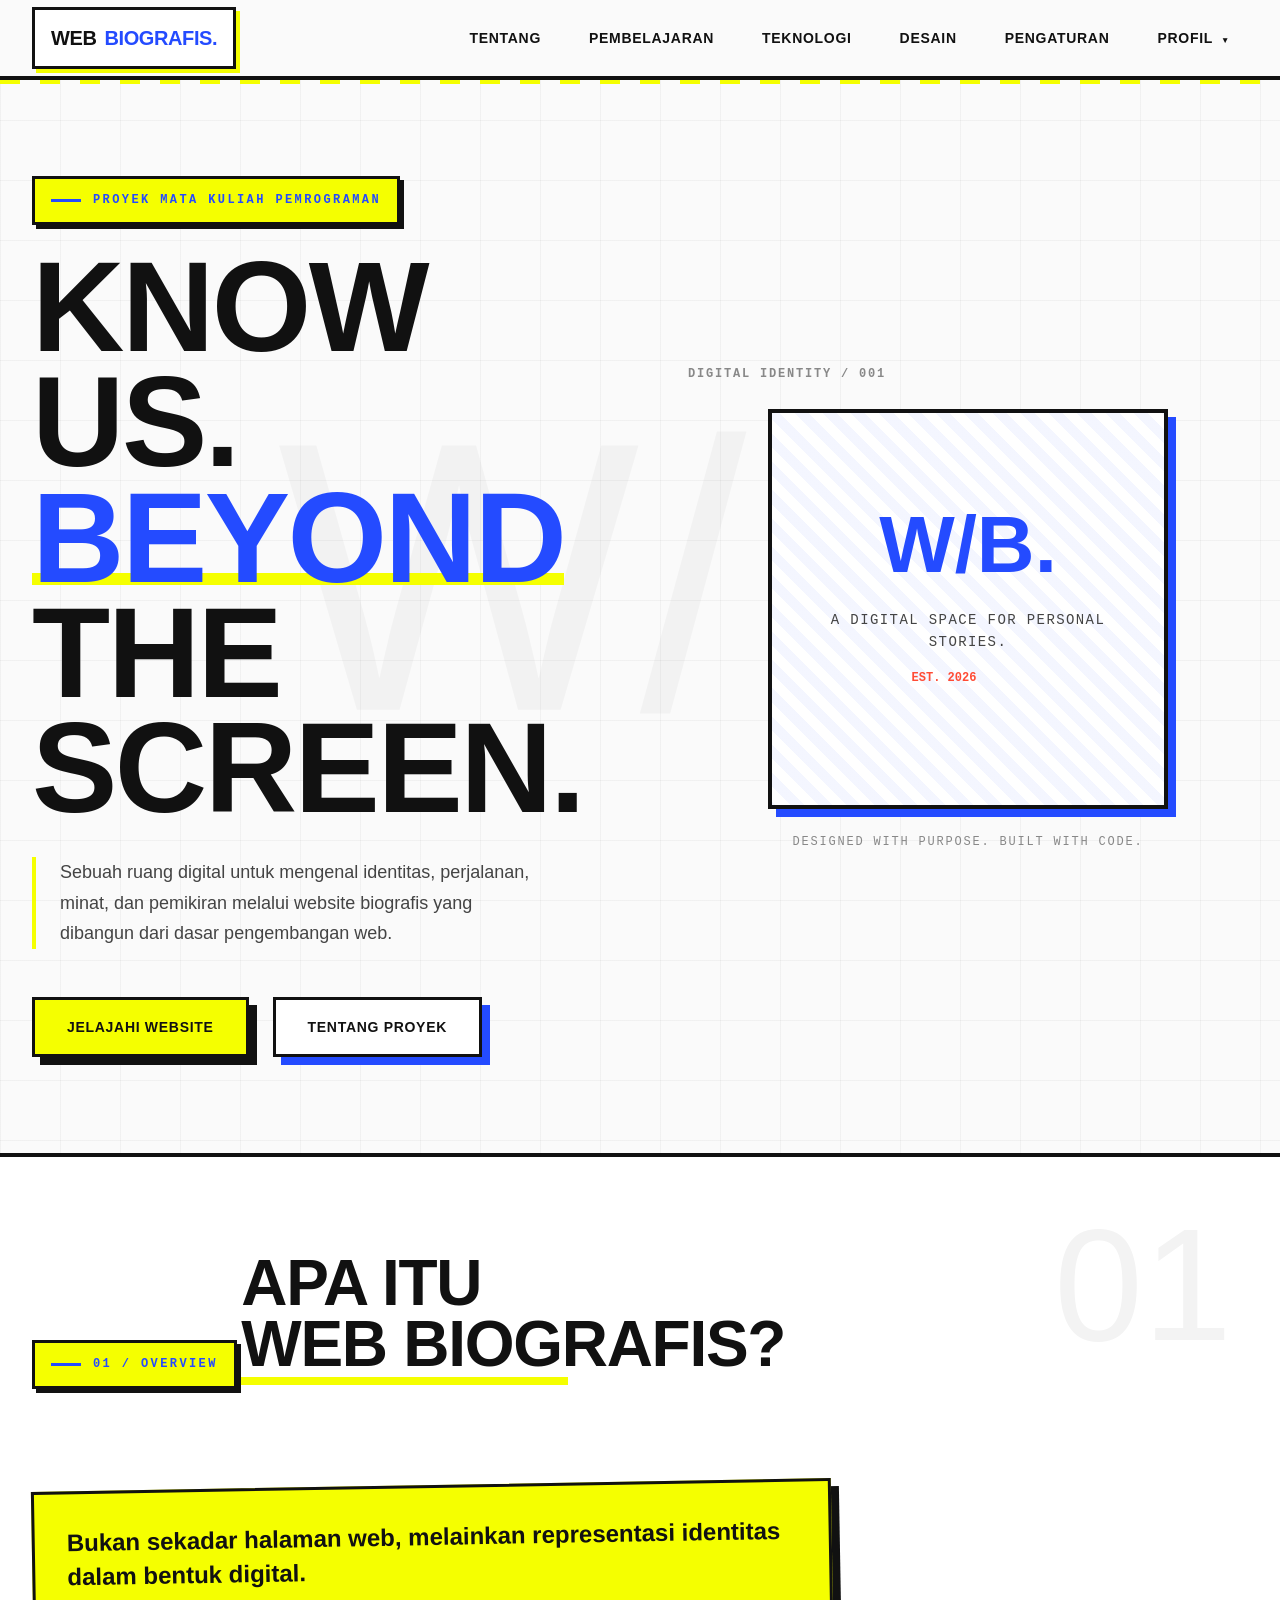
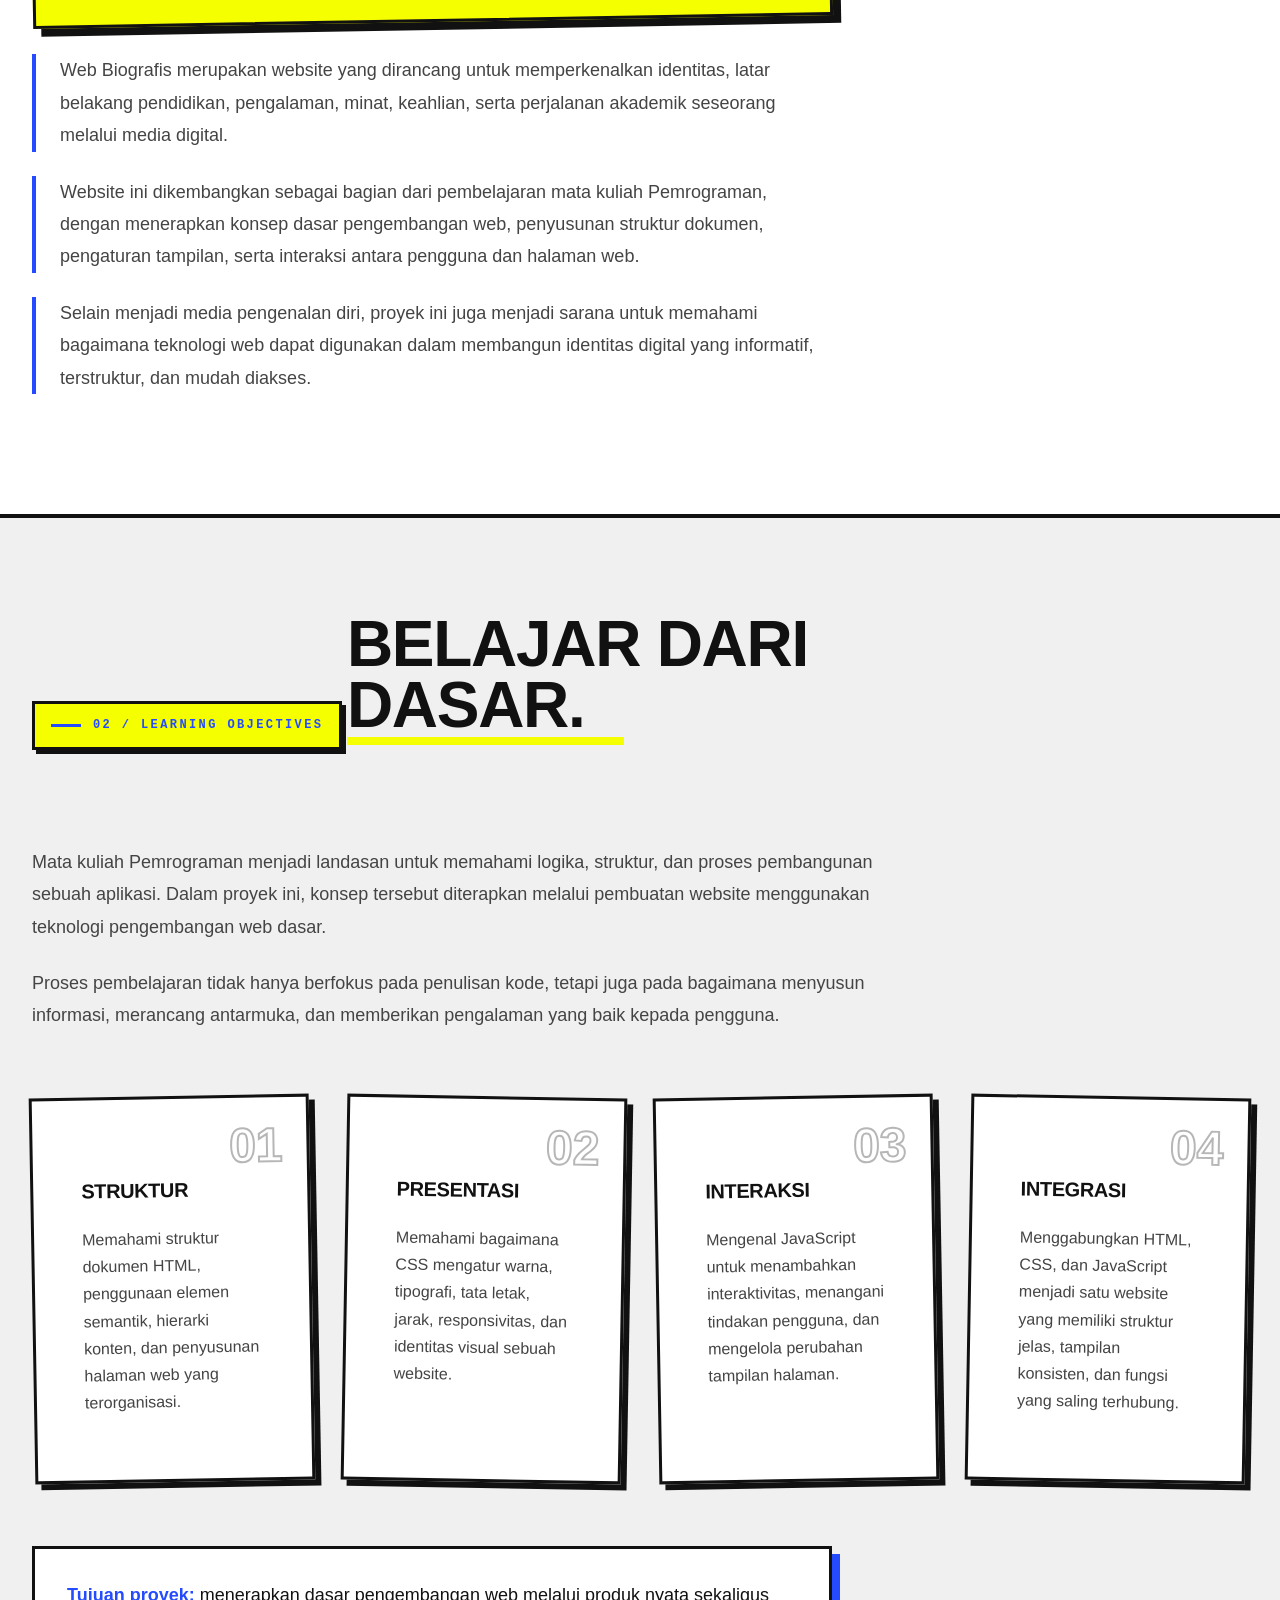
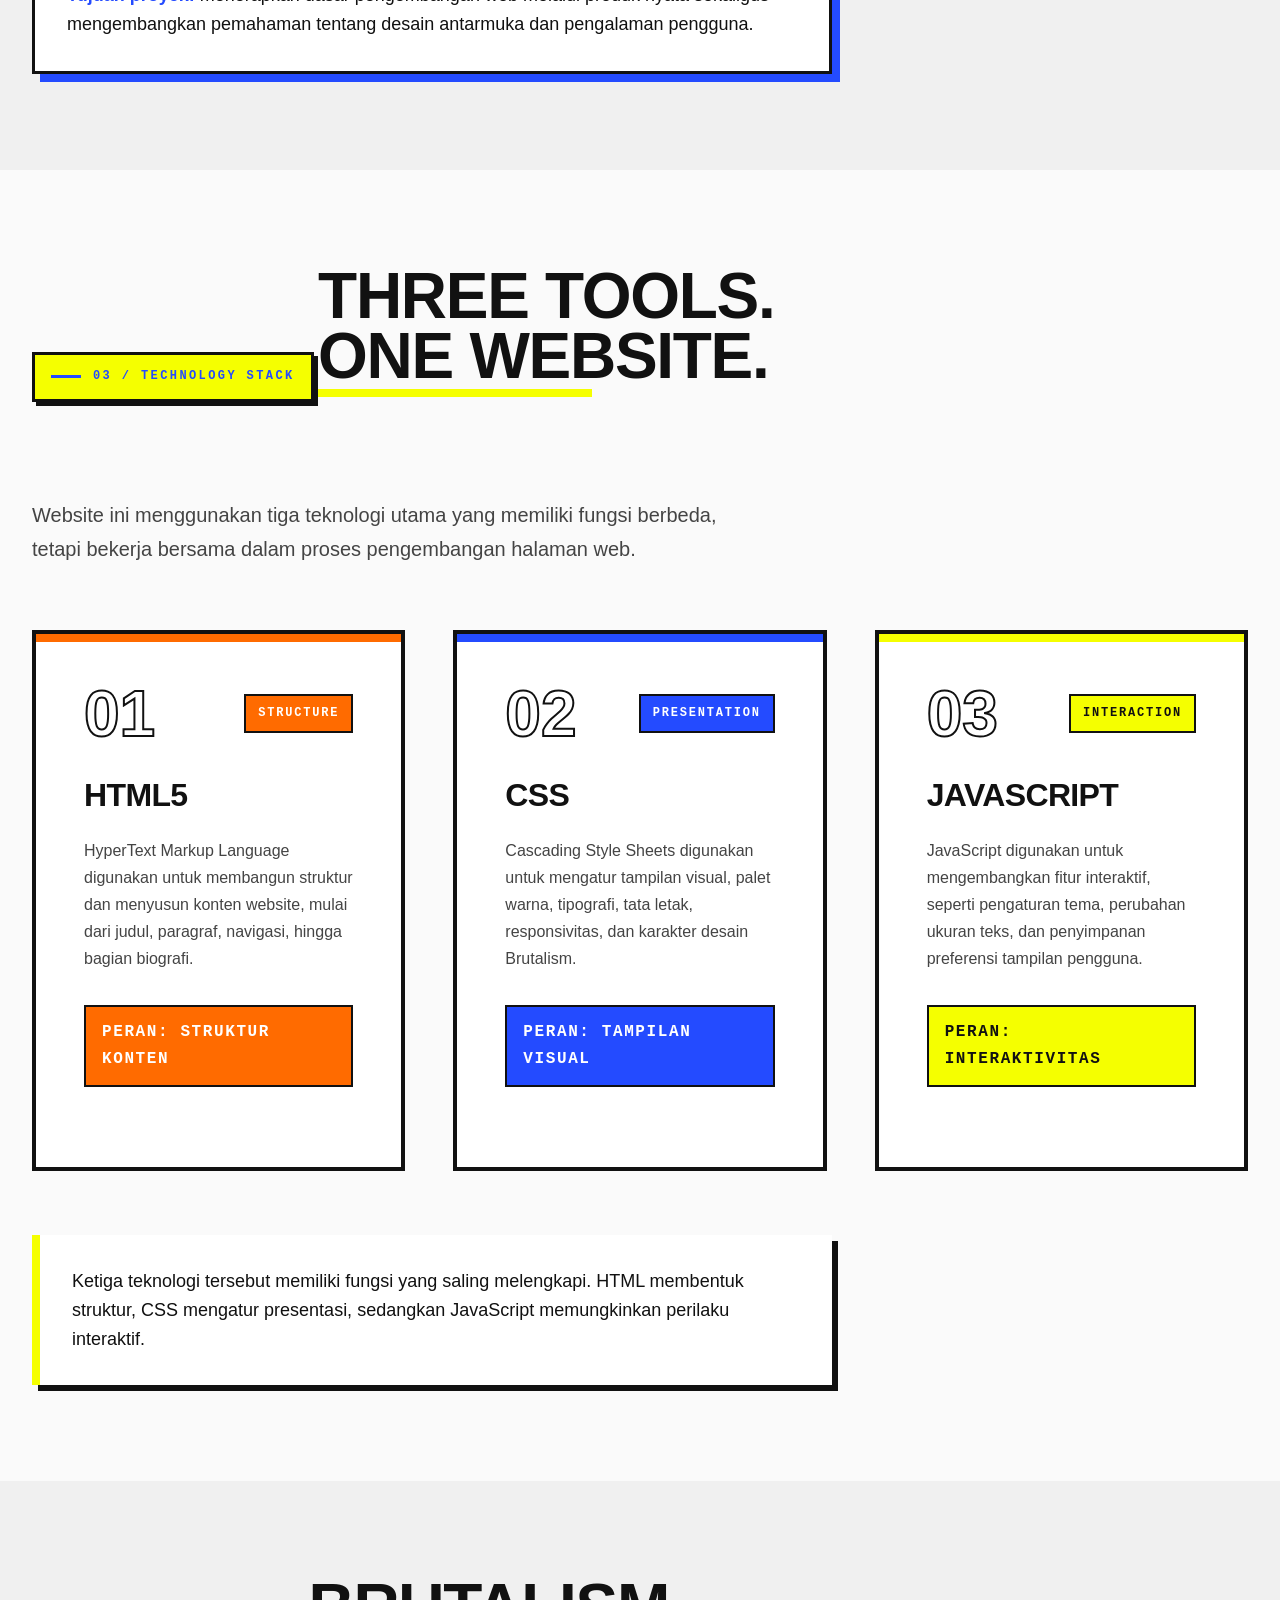
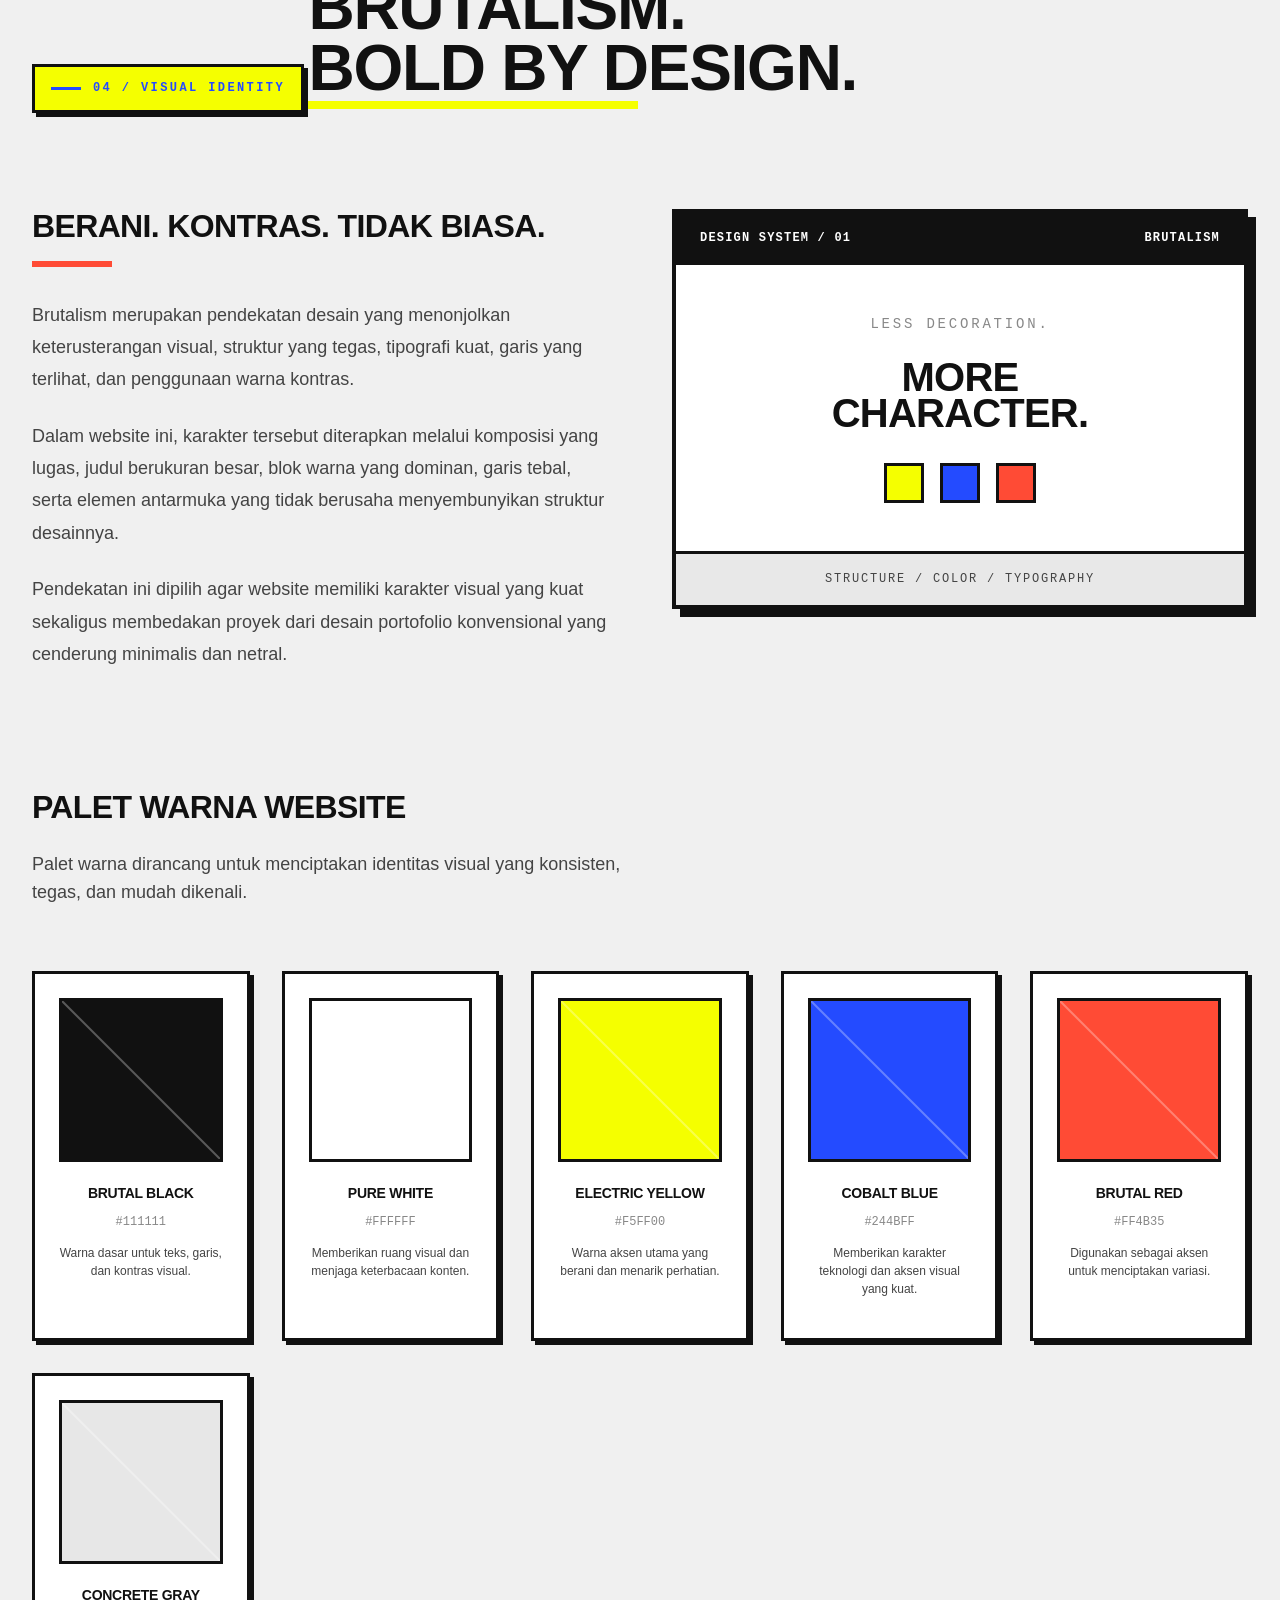
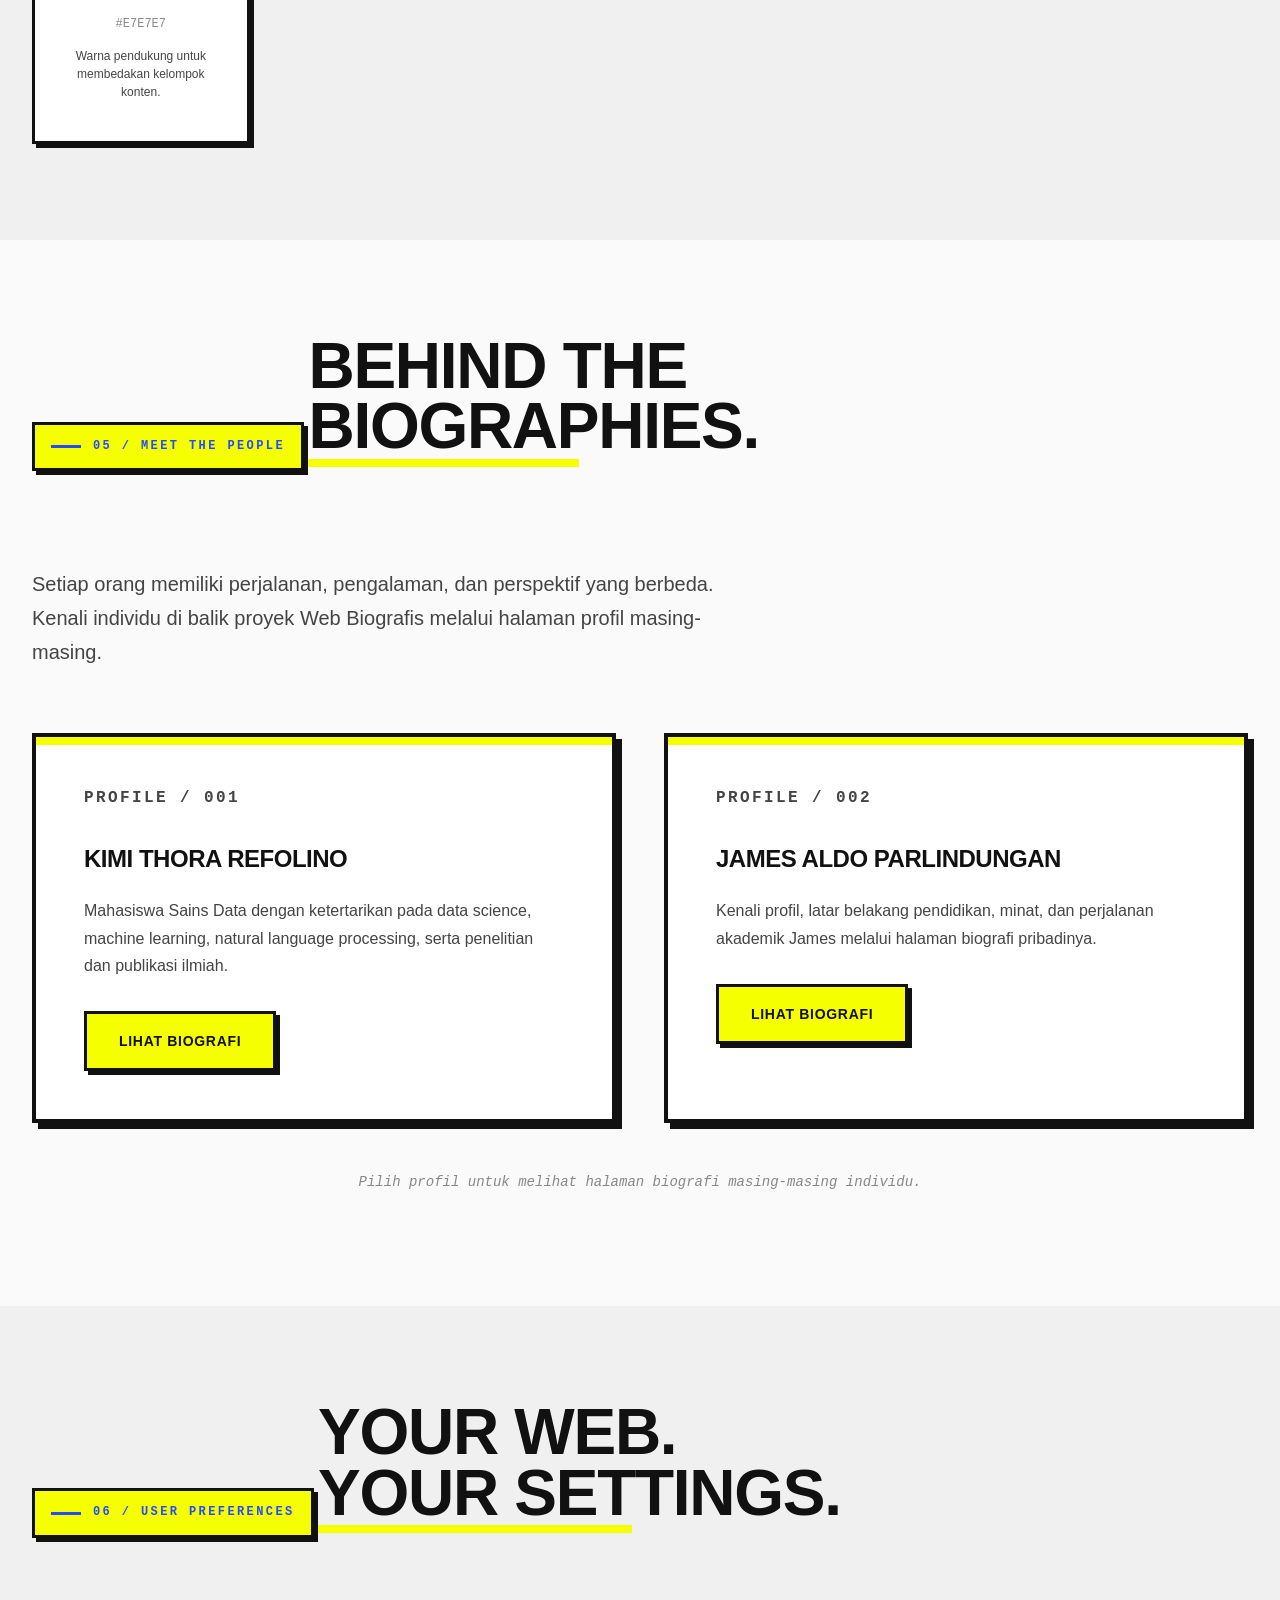
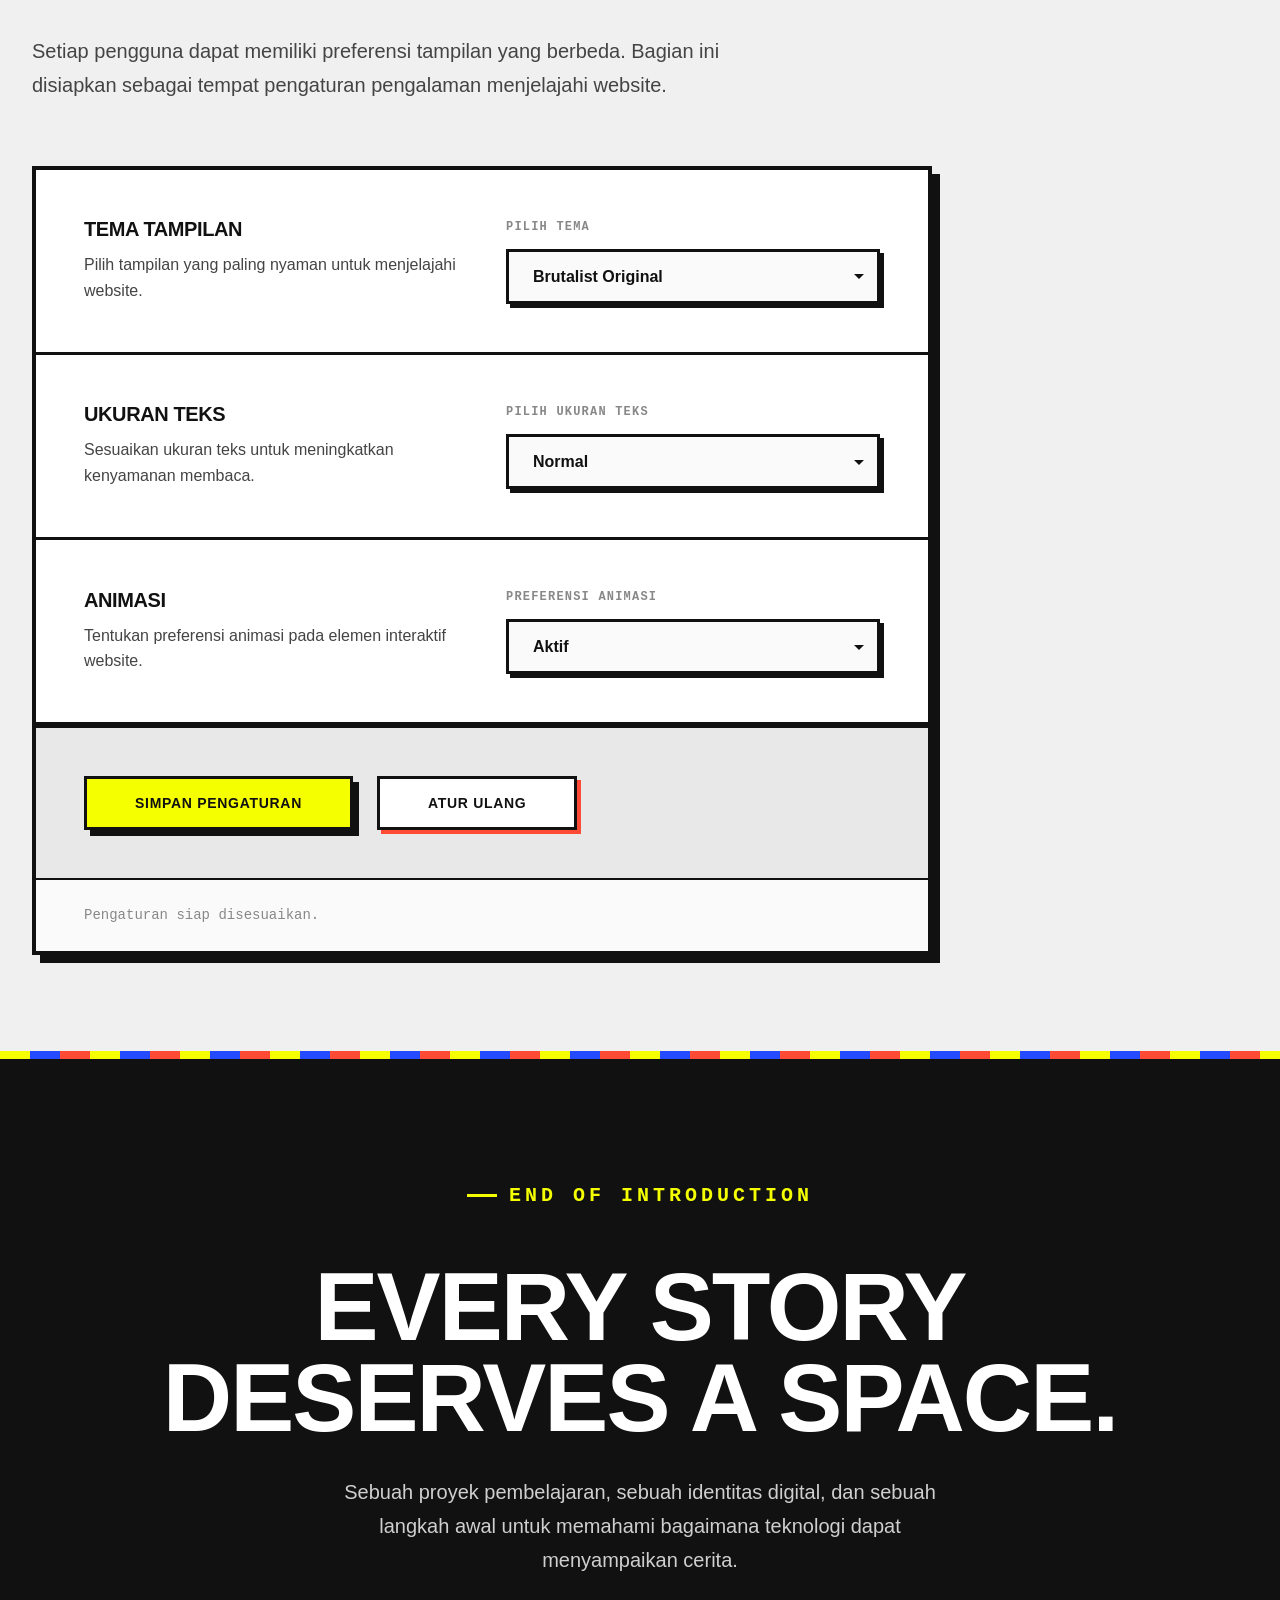
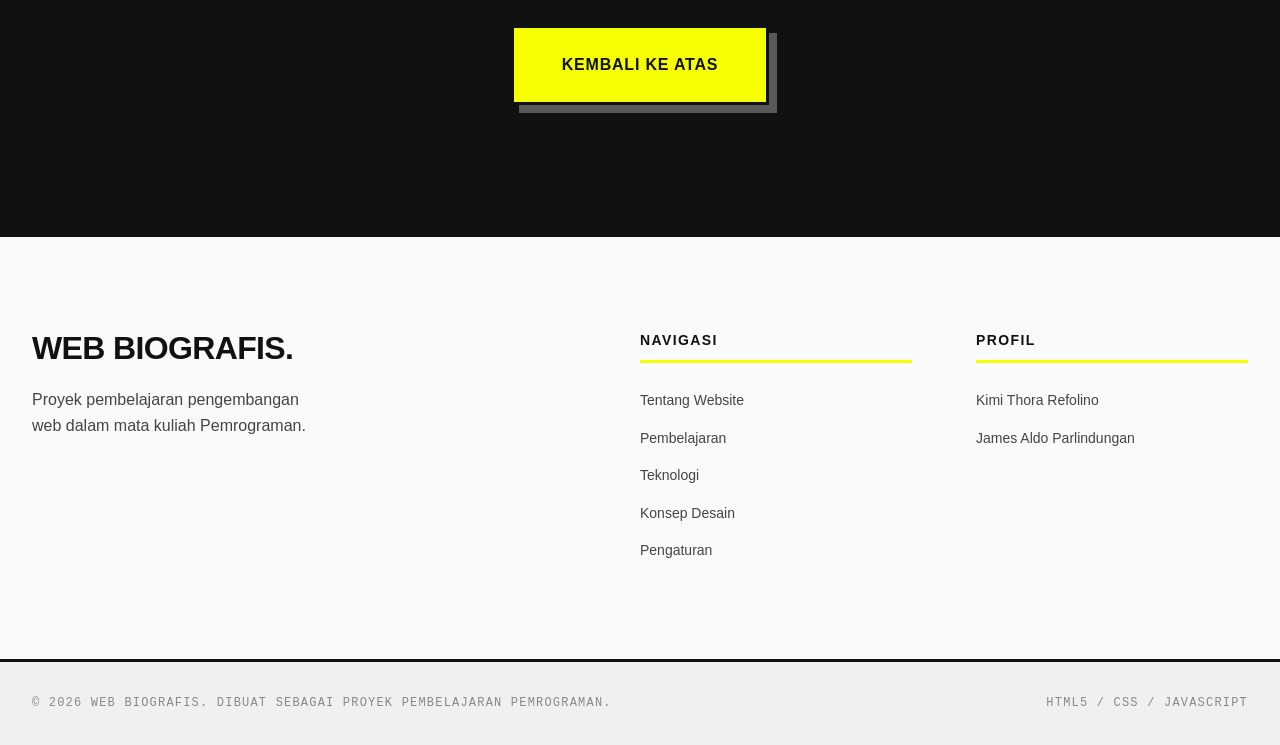
<file: index.html>
<!DOCTYPE html>
<html lang="id">

<head>
    <meta charset="UTF-8">
    <meta name="viewport" content="width=device-width, initial-scale=1.0">

    <meta name="author" content="Kimi Thora Refolino">
    <meta name="description" content="Web Biografis merupakan proyek pembelajaran mata kuliah Pemrograman untuk mempelajari dasar pengembangan web menggunakan HTML5, CSS, dan JavaScript dengan pendekatan desain Brutalism.">
    <meta name="keywords" content="Web Biografis, Pemrograman, HTML5, CSS, JavaScript, Brutalism, Data Science, ULBI">

    <title>Web Biografis — Digital Identity Project</title>

    <link rel="stylesheet" href="style/global.css">

</head>

<body>
    <header id="header">

        <nav aria-label="Navigasi utama">

            <a href="#beranda" class="brand">
                WEB<span>BIOGRAFIS.</span>
            </a>

            <ul class="nav-menu">
                <li>
                    <a href="#tentang">Tentang</a>
                </li>

                <li>
                    <a href="#pembelajaran">Pembelajaran</a>
                </li>

                <li>
                    <a href="#teknologi">Teknologi</a>
                </li>

                <li>
                    <a href="#desain">Desain</a>
                </li>

                <li>
                    <a href="#pengaturan">Pengaturan</a>
                </li>

                <li class="nav-dropdown">
                    <details>
                        <summary aria-controls="profile-menu" aria-expanded="false">Profil</summary>
                        <ul class="nav-dropdown-menu" id="profile-menu">
                            <li><a href="template/kimi.html">Kimi</a></li>
                            <li><a href="template/james.html">James</a></li>
                        </ul>
                    </details>
                </li>
            </ul>

        </nav>

    </header>


    <main>
        <section id="beranda" class="hero">

            <div class="hero-content">

                <p class="eyebrow">
                    PROYEK MATA KULIAH PEMROGRAMAN
                </p>

                <h1>
                    KNOW US.<br>
                    <span>BEYOND</span><br>
                    THE SCREEN.
                </h1>

                <p class="hero-description">
                    Sebuah ruang digital untuk mengenal identitas,
                    perjalanan, minat, dan pemikiran melalui
                    website biografis yang dibangun dari dasar
                    pengembangan web.
                </p>

                <div class="hero-actions">

                    <a href="#tentang" class="button-primary">
                        JELAJAHI WEBSITE
                    </a>

                    <a href="#pembelajaran" class="button-secondary">
                        TENTANG PROYEK
                    </a>

                </div>

            </div>


            <div class="hero-visual">

                <div class="visual-label">
                    DIGITAL IDENTITY / 001
                </div>

                <div class="visual-box">

                    <span class="visual-symbol">W/B.</span>

                    <p>
                        A DIGITAL SPACE
                        FOR PERSONAL STORIES.
                    </p>

                    <span class="visual-index">
                        EST. 2026
                    </span>

                </div>

                <p class="visual-caption">
                    DESIGNED WITH PURPOSE.
                    BUILT WITH CODE.
                </p>

            </div>

        </section>


        <!-- ==================================================
             2. TENTANG WEBSITE
        ================================================== -->

        <section id="tentang" class="section about-section">

            <div class="section-heading">

                <p class="eyebrow">
                    01 / OVERVIEW
                </p>

                <h2>
                    APA ITU<br>
                    WEB BIOGRAFIS?
                </h2>

            </div>


            <div class="about-content">

                <p class="about-lead">
                    Bukan sekadar halaman web, melainkan
                    representasi identitas dalam bentuk digital.
                </p>

                <p>
                    Web Biografis merupakan website yang dirancang
                    untuk memperkenalkan identitas, latar belakang
                    pendidikan, pengalaman, minat, keahlian, serta
                    perjalanan akademik seseorang melalui media
                    digital.
                </p>

                <p>
                    Website ini dikembangkan sebagai bagian dari
                    pembelajaran mata kuliah Pemrograman, dengan
                    menerapkan konsep dasar pengembangan web,
                    penyusunan struktur dokumen, pengaturan tampilan,
                    serta interaksi antara pengguna dan halaman web.
                </p>

                <p>
                    Selain menjadi media pengenalan diri, proyek ini
                    juga menjadi sarana untuk memahami bagaimana
                    teknologi web dapat digunakan dalam membangun
                    identitas digital yang informatif, terstruktur,
                    dan mudah diakses.
                </p>

            </div>

        </section>


        <!-- ==================================================
             3. LATAR BELAKANG PEMBELAJARAN
        ================================================== -->

        <section id="pembelajaran" class="section learning-section">

            <div class="section-heading">

                <p class="eyebrow">
                    02 / LEARNING OBJECTIVES
                </p>

                <h2>
                    BELAJAR DARI<br>
                    DASAR.
                </h2>

            </div>


            <div class="learning-intro">

                <p>
                    Mata kuliah Pemrograman menjadi landasan untuk
                    memahami logika, struktur, dan proses pembangunan
                    sebuah aplikasi. Dalam proyek ini, konsep tersebut
                    diterapkan melalui pembuatan website menggunakan
                    teknologi pengembangan web dasar.
                </p>

                <p>
                    Proses pembelajaran tidak hanya berfokus pada
                    penulisan kode, tetapi juga pada bagaimana
                    menyusun informasi, merancang antarmuka,
                    dan memberikan pengalaman yang baik kepada pengguna.
                </p>

            </div>


            <div class="learning-grid">

                <article class="learning-card">

                    <span class="card-number">01</span>

                    <h3>STRUKTUR</h3>

                    <p>
                        Memahami struktur dokumen HTML, penggunaan
                        elemen semantik, hierarki konten, dan
                        penyusunan halaman web yang terorganisasi.
                    </p>

                </article>


                <article class="learning-card">

                    <span class="card-number">02</span>

                    <h3>PRESENTASI</h3>

                    <p>
                        Memahami bagaimana CSS mengatur warna,
                        tipografi, tata letak, jarak, responsivitas,
                        dan identitas visual sebuah website.
                    </p>

                </article>


                <article class="learning-card">

                    <span class="card-number">03</span>

                    <h3>INTERAKSI</h3>

                    <p>
                        Mengenal JavaScript untuk menambahkan
                        interaktivitas, menangani tindakan pengguna,
                        dan mengelola perubahan tampilan halaman.
                    </p>

                </article>


                <article class="learning-card">

                    <span class="card-number">04</span>

                    <h3>INTEGRASI</h3>

                    <p>
                        Menggabungkan HTML, CSS, dan JavaScript
                        menjadi satu website yang memiliki struktur
                        jelas, tampilan konsisten, dan fungsi yang
                        saling terhubung.
                    </p>

                </article>

            </div>


            <div class="learning-note">

                <p>
                    <strong>Tujuan proyek:</strong>
                    menerapkan dasar pengembangan web melalui
                    produk nyata sekaligus mengembangkan pemahaman
                    tentang desain antarmuka dan pengalaman pengguna.
                </p>

            </div>

        </section>


        <!-- ==================================================
             4. TEKNOLOGI YANG DIGUNAKAN
        ================================================== -->

        <section id="teknologi" class="section technology-section">

            <div class="section-heading">

                <p class="eyebrow">
                    03 / TECHNOLOGY STACK
                </p>

                <h2>
                    THREE TOOLS.<br>
                    ONE WEBSITE.
                </h2>

            </div>


            <p class="technology-intro">
                Website ini menggunakan tiga teknologi utama
                yang memiliki fungsi berbeda, tetapi bekerja
                bersama dalam proses pengembangan halaman web.
            </p>


            <div class="technology-list">

                <article class="technology-card html-card">

                    <div class="technology-top">
                        <span class="technology-index">01</span>
                        <span class="technology-label">STRUCTURE</span>
                    </div>

                    <h3>HTML5</h3>

                    <p>
                        HyperText Markup Language digunakan untuk
                        membangun struktur dan menyusun konten
                        website, mulai dari judul, paragraf,
                        navigasi, hingga bagian biografi.
                    </p>

                    <p class="technology-role">
                        PERAN: STRUKTUR KONTEN
                    </p>

                </article>


                <article class="technology-card css-card">

                    <div class="technology-top">
                        <span class="technology-index">02</span>
                        <span class="technology-label">PRESENTATION</span>
                    </div>

                    <h3>CSS</h3>

                    <p>
                        Cascading Style Sheets digunakan untuk
                        mengatur tampilan visual, palet warna,
                        tipografi, tata letak, responsivitas,
                        dan karakter desain Brutalism.
                    </p>

                    <p class="technology-role">
                        PERAN: TAMPILAN VISUAL
                    </p>

                </article>


                <article class="technology-card js-card">

                    <div class="technology-top">
                        <span class="technology-index">03</span>
                        <span class="technology-label">INTERACTION</span>
                    </div>

                    <h3>JavaScript</h3>

                    <p>
                        JavaScript digunakan untuk mengembangkan
                        fitur interaktif, seperti pengaturan tema,
                        perubahan ukuran teks, dan penyimpanan
                        preferensi tampilan pengguna.
                    </p>

                    <p class="technology-role">
                        PERAN: INTERAKTIVITAS
                    </p>

                </article>

            </div>


            <div class="technology-note">

                <p>
                    Ketiga teknologi tersebut memiliki fungsi
                    yang saling melengkapi. HTML membentuk struktur,
                    CSS mengatur presentasi, sedangkan JavaScript
                    memungkinkan perilaku interaktif.
                </p>

            </div>

        </section>


        <!-- ==================================================
             5. KONSEP DESAIN BRUTALISM
        ================================================== -->

        <section id="desain" class="section design-section">

            <div class="section-heading">

                <p class="eyebrow">
                    04 / VISUAL IDENTITY
                </p>

                <h2>
                    BRUTALISM.<br>
                    BOLD BY DESIGN.
                </h2>

            </div>


            <div class="design-content">

                <div class="design-description">

                    <h3>Berani. Kontras. Tidak Biasa.</h3>

                    <p>
                        Brutalism merupakan pendekatan desain yang
                        menonjolkan keterusterangan visual, struktur
                        yang tegas, tipografi kuat, garis yang terlihat,
                        dan penggunaan warna kontras.
                    </p>

                    <p>
                        Dalam website ini, karakter tersebut diterapkan
                        melalui komposisi yang lugas, judul berukuran
                        besar, blok warna yang dominan, garis tebal,
                        serta elemen antarmuka yang tidak berusaha
                        menyembunyikan struktur desainnya.
                    </p>

                    <p>
                        Pendekatan ini dipilih agar website memiliki
                        karakter visual yang kuat sekaligus membedakan
                        proyek dari desain portofolio konvensional
                        yang cenderung minimalis dan netral.
                    </p>

                </div>


                <div class="design-preview">

                    <div class="preview-header">
                        <span>DESIGN SYSTEM / 01</span>
                        <span>BRUTALISM</span>
                    </div>

                    <div class="preview-body">

                        <p>LESS DECORATION.</p>

                        <h3>MORE<br>CHARACTER.</h3>

                        <div class="preview-blocks">
                            <span></span>
                            <span></span>
                            <span></span>
                        </div>

                    </div>

                    <div class="preview-footer">
                        STRUCTURE / COLOR / TYPOGRAPHY
                    </div>

                </div>

            </div>


            <!-- PALET WARNA -->

            <div id="palet-warna" class="palette-section">

                <h3>Palet Warna Website</h3>

                <p>
                    Palet warna dirancang untuk menciptakan
                    identitas visual yang konsisten, tegas,
                    dan mudah dikenali.
                </p>


                <div class="palette-grid">

                    <article class="palette-item">

                        <div
                            class="color-swatch color-black"
                            role="img"
                            aria-label="Sampel warna hitam"
                        ></div>

                        <h4>BRUTAL BLACK</h4>

                        <p>#111111</p>

                        <p>
                            Warna dasar untuk teks, garis,
                            dan kontras visual.
                        </p>

                    </article>


                    <article class="palette-item">

                        <div
                            class="color-swatch color-white"
                            role="img"
                            aria-label="Sampel warna putih"
                        ></div>

                        <h4>PURE WHITE</h4>

                        <p>#FFFFFF</p>

                        <p>
                            Memberikan ruang visual dan
                            menjaga keterbacaan konten.
                        </p>

                    </article>


                    <article class="palette-item">

                        <div
                            class="color-swatch color-yellow"
                            role="img"
                            aria-label="Sampel warna kuning elektrik"
                        ></div>

                        <h4>ELECTRIC YELLOW</h4>

                        <p>#F5FF00</p>

                        <p>
                            Warna aksen utama yang
                            berani dan menarik perhatian.
                        </p>

                    </article>


                    <article class="palette-item">

                        <div
                            class="color-swatch color-blue"
                            role="img"
                            aria-label="Sampel warna biru kobalt"
                        ></div>

                        <h4>COBALT BLUE</h4>

                        <p>#244BFF</p>

                        <p>
                            Memberikan karakter teknologi
                            dan aksen visual yang kuat.
                        </p>

                    </article>


                    <article class="palette-item">

                        <div
                            class="color-swatch color-red"
                            role="img"
                            aria-label="Sampel warna merah koral"
                        ></div>

                        <h4>BRUTAL RED</h4>

                        <p>#FF4B35</p>

                        <p>
                            Digunakan sebagai aksen
                            untuk menciptakan variasi.
                        </p>

                    </article>


                    <article class="palette-item">

                        <div
                            class="color-swatch color-gray"
                            role="img"
                            aria-label="Sampel warna abu-abu terang"
                        ></div>

                        <h4>CONCRETE GRAY</h4>

                        <p>#E7E7E7</p>

                        <p>
                            Warna pendukung untuk
                            membedakan kelompok konten.
                        </p>

                    </article>

                </div>

            </div>

        </section>


        <!-- ==================================================
             6. HALAMAN BIOGRAFIS
        ================================================== -->

        <section id="portofolio" class="section portfolio-section">

            <div class="section-heading">

                <p class="eyebrow">
                    05 / MEET THE PEOPLE
                </p>

                <h2>
                    BEHIND THE<br>
                    BIOGRAPHIES.
                </h2>

            </div>


            <p class="portfolio-intro">
                Setiap orang memiliki perjalanan, pengalaman,
                dan perspektif yang berbeda. Kenali individu
                di balik proyek Web Biografis melalui halaman
                profil masing-masing.
            </p>


            <div class="portfolio-grid">

                <article class="portfolio-card">

                    <p class="portfolio-number">PROFILE / 001</p>

                    <h3>KIMI THORA REFOLINO</h3>

                    <p>
                        Mahasiswa Sains Data dengan ketertarikan
                        pada data science, machine learning,
                        natural language processing, serta
                        penelitian dan publikasi ilmiah.
                    </p>

                    <a href="template/kimi.html">
                        LIHAT BIOGRAFI
                    </a>

                </article>


                <article class="portfolio-card">

                    <p class="portfolio-number">PROFILE / 002</p>

                    <h3>JAMES ALDO PARLINDUNGAN</h3>

                    <p>
                        Kenali profil, latar belakang pendidikan,
                        minat, dan perjalanan akademik James
                        melalui halaman biografi pribadinya.
                    </p>

                    <a href="template/james.html">
                        LIHAT BIOGRAFI
                    </a>

                </article>

            </div>


            <p class="portfolio-note">
                Pilih profil untuk melihat halaman biografi
                masing-masing individu.
            </p>

        </section>


        <!-- ==================================================
             7. PENGATURAN WEBSITE
        ================================================== -->

        <section id="pengaturan" class="section settings-section">

            <div class="section-heading">

                <p class="eyebrow">
                    06 / USER PREFERENCES
                </p>

                <h2>
                    YOUR WEB.<br>
                    YOUR SETTINGS.
                </h2>

            </div>


            <p class="settings-intro">
                Setiap pengguna dapat memiliki preferensi tampilan
                yang berbeda. Bagian ini disiapkan sebagai tempat
                pengaturan pengalaman menjelajahi website.
            </p>


            <div class="settings-panel">

                <!-- PENGATURAN TEMA -->

                <div class="setting-item">

                    <div class="setting-description">

                        <h3>Tema Tampilan</h3>

                        <p>
                            Pilih tampilan yang paling nyaman
                            untuk menjelajahi website.
                        </p>

                    </div>

                    <div class="setting-control">

                        <label for="theme-select">
                            Pilih tema
                        </label>

                        <select id="theme-select" name="theme">
                            <option value="brutalist">
                                Brutalist Original
                            </option>

                            <option value="light">
                                Light Mode
                            </option>

                            <option value="dark">
                                Dark Mode
                            </option>
                        </select>

                    </div>

                </div>


                <!-- PENGATURAN UKURAN TEKS -->

                <div class="setting-item">

                    <div class="setting-description">

                        <h3>Ukuran Teks</h3>

                        <p>
                            Sesuaikan ukuran teks untuk
                            meningkatkan kenyamanan membaca.
                        </p>

                    </div>

                    <div class="setting-control">

                        <label for="font-size-select">
                            Pilih ukuran teks
                        </label>

                        <select id="font-size-select" name="font-size">

                            <option value="normal">
                                Normal
                            </option>

                            <option value="large">
                                Besar
                            </option>

                            <option value="extra-large">
                                Sangat Besar
                            </option>

                        </select>

                    </div>

                </div>


                <!-- PENGATURAN ANIMASI -->

                <div class="setting-item">

                    <div class="setting-description">

                        <h3>Animasi</h3>

                        <p>
                            Tentukan preferensi animasi pada
                            elemen interaktif website.
                        </p>

                    </div>

                    <div class="setting-control">

                        <label for="animation-select">
                            Preferensi animasi
                        </label>

                        <select id="animation-select" name="animation">

                            <option value="enabled">
                                Aktif
                            </option>

                            <option value="reduced">
                                Dikurangi
                            </option>

                        </select>

                    </div>

                </div>


                <!-- TOMBOL SIMPAN -->

                <div class="settings-actions">

                    <button type="button" id="save-settings">
                        SIMPAN PENGATURAN
                    </button>

                    <button type="button" id="reset-settings">
                        ATUR ULANG
                    </button>

                </div>


                <p id="settings-status" role="status" aria-live="polite">
                    Pengaturan siap disesuaikan.
                </p>

            </div>

        </section>


        <!-- ==================================================
             8. PENUTUP
        ================================================== -->

        <section id="penutup" class="closing-section">

            <p class="eyebrow">
                END OF INTRODUCTION
            </p>

            <h2>
                EVERY STORY<br>
                DESERVES A SPACE.
            </h2>

            <p>
                Sebuah proyek pembelajaran, sebuah identitas digital,
                dan sebuah langkah awal untuk memahami bagaimana
                teknologi dapat menyampaikan cerita.
            </p>

            <a href="#beranda">
                KEMBALI KE ATAS
            </a>

        </section>

    </main>


    <!-- ==================================================
         FOOTER
    ================================================== -->

    <footer id="footer">

        <div class="footer-main">

            <div class="footer-brand">

                <h2>WEB BIOGRAFIS.</h2>

                <p>
                    Proyek pembelajaran pengembangan web
                    dalam mata kuliah Pemrograman.
                </p>

            </div>


            <div class="footer-navigation">

                <h3>NAVIGASI</h3>

                <ul>
                    <li><a href="#tentang">Tentang Website</a></li>
                    <li><a href="#pembelajaran">Pembelajaran</a></li>
                    <li><a href="#teknologi">Teknologi</a></li>
                    <li><a href="#desain">Konsep Desain</a></li>
                    <li><a href="#pengaturan">Pengaturan</a></li>
                </ul>

            </div>


            <div class="footer-profiles">

                <h3>PROFIL</h3>

                <ul>
                    <li>
                        <a href="template/kimi.html">
                            Kimi Thora Refolino
                        </a>
                    </li>

                    <li>
                        <a href="template/james.html">
                            James Aldo Parlindungan
                        </a>
                    </li>
                </ul>

            </div>

        </div>


        <div class="footer-bottom">

            <p>
                &copy; 2026 WEB BIOGRAFIS.
                Dibuat sebagai proyek pembelajaran Pemrograman.
            </p>

            <p>
                HTML5 / CSS / JAVASCRIPT
            </p>

        </div>

    </footer>


    <script src="script/profile-dropdown.js" defer></script>

</body>

</html>
</file>
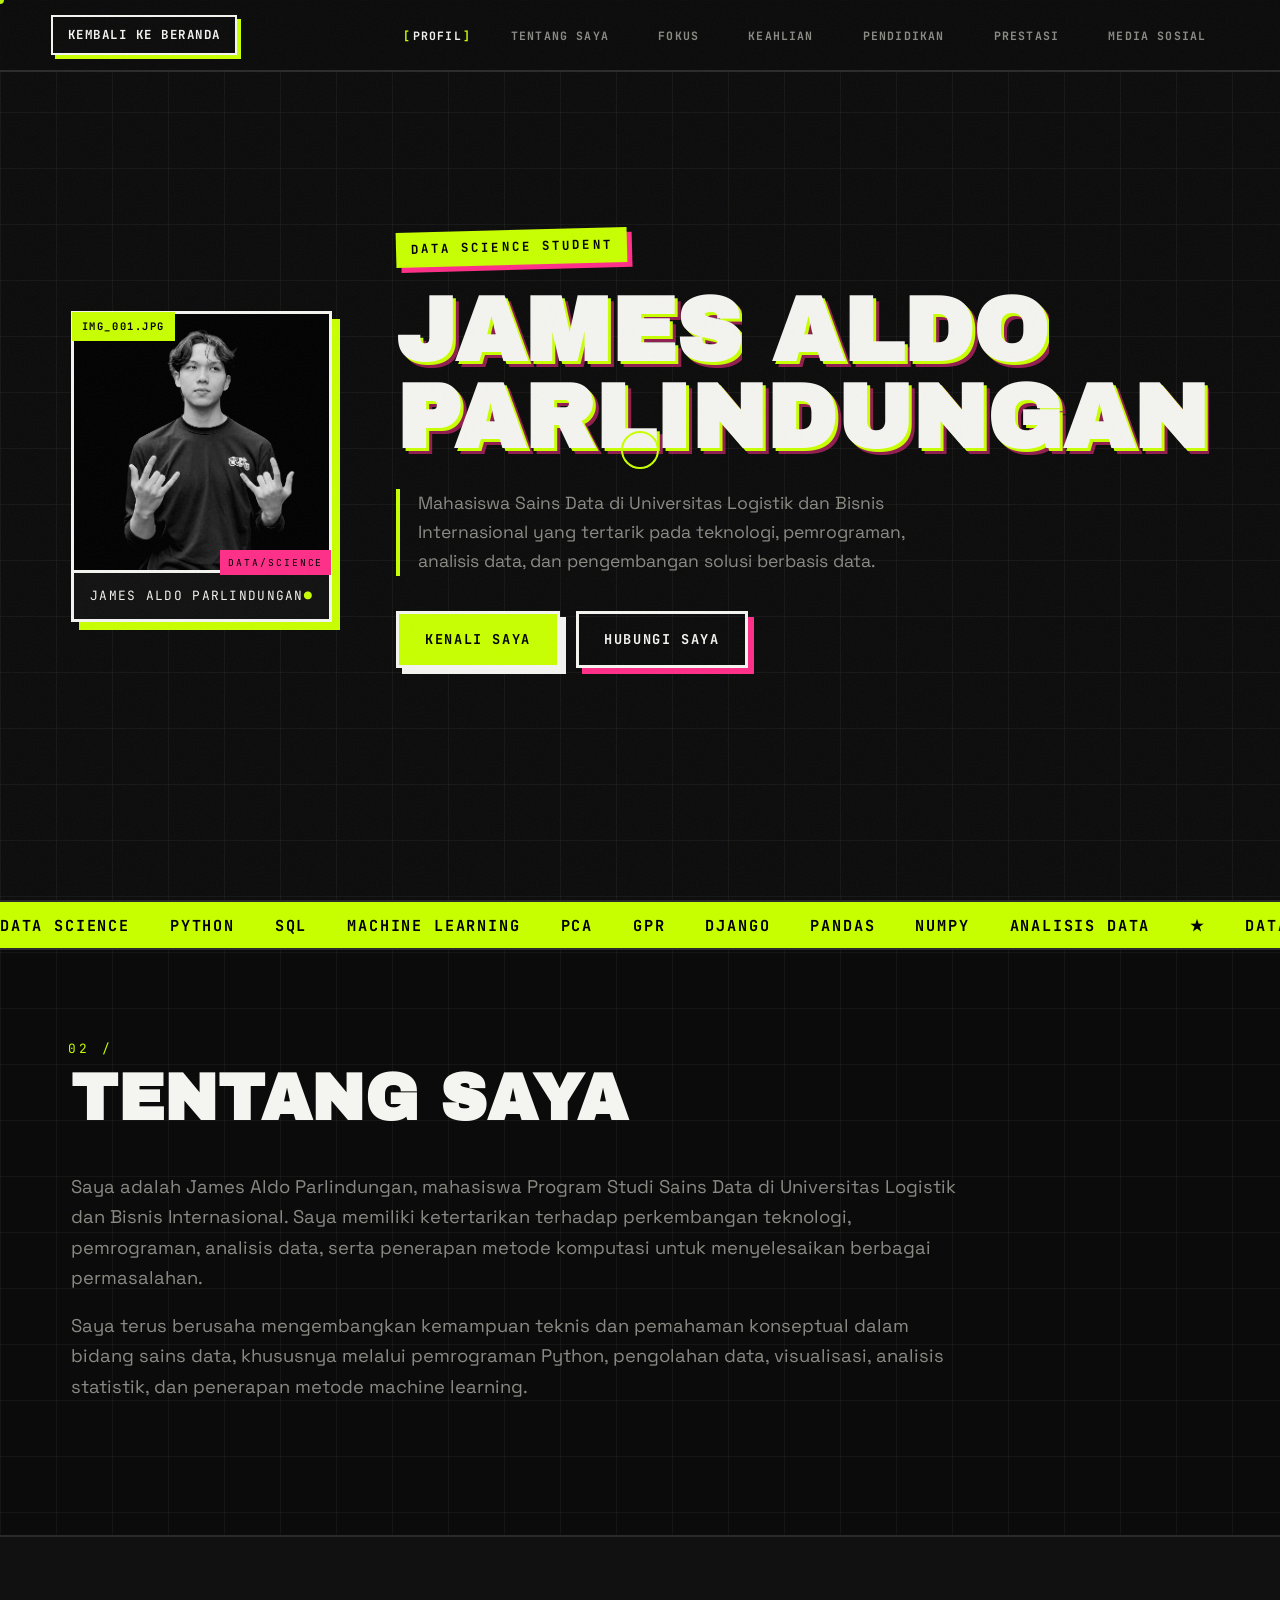
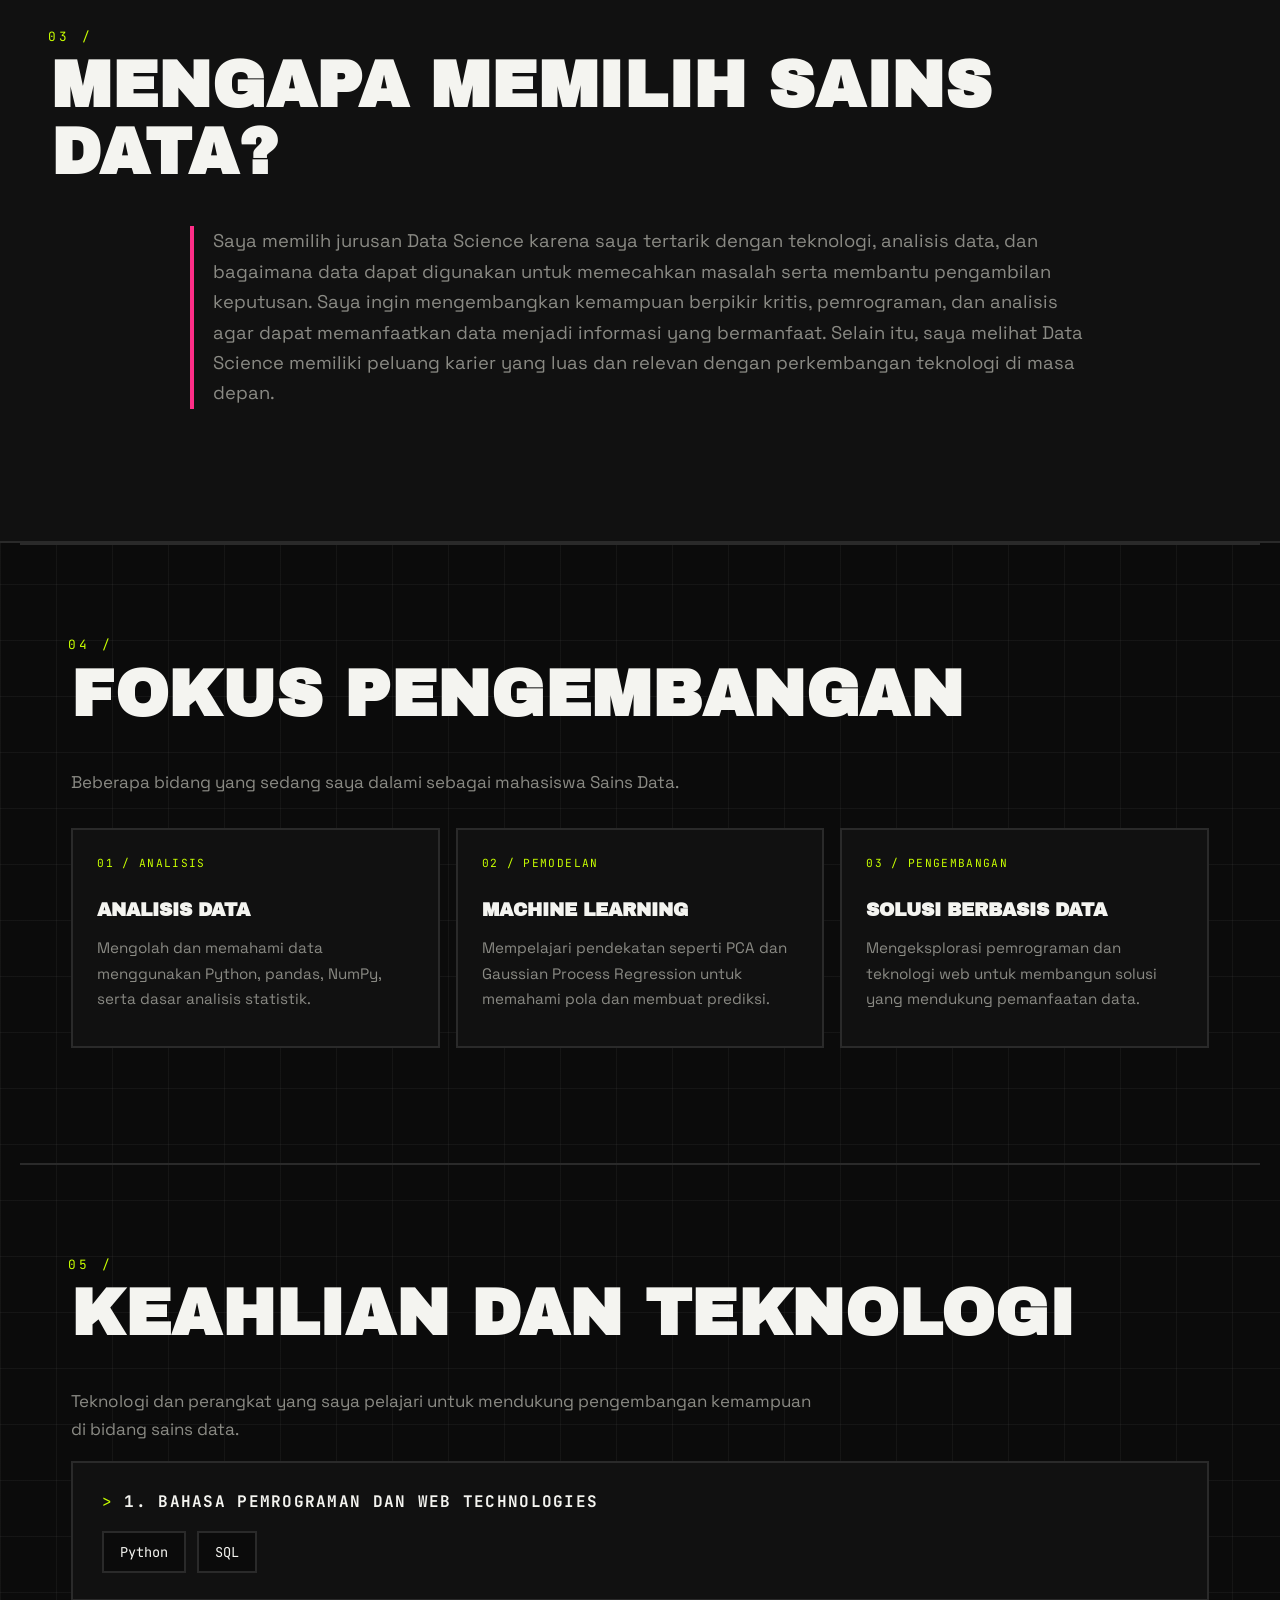
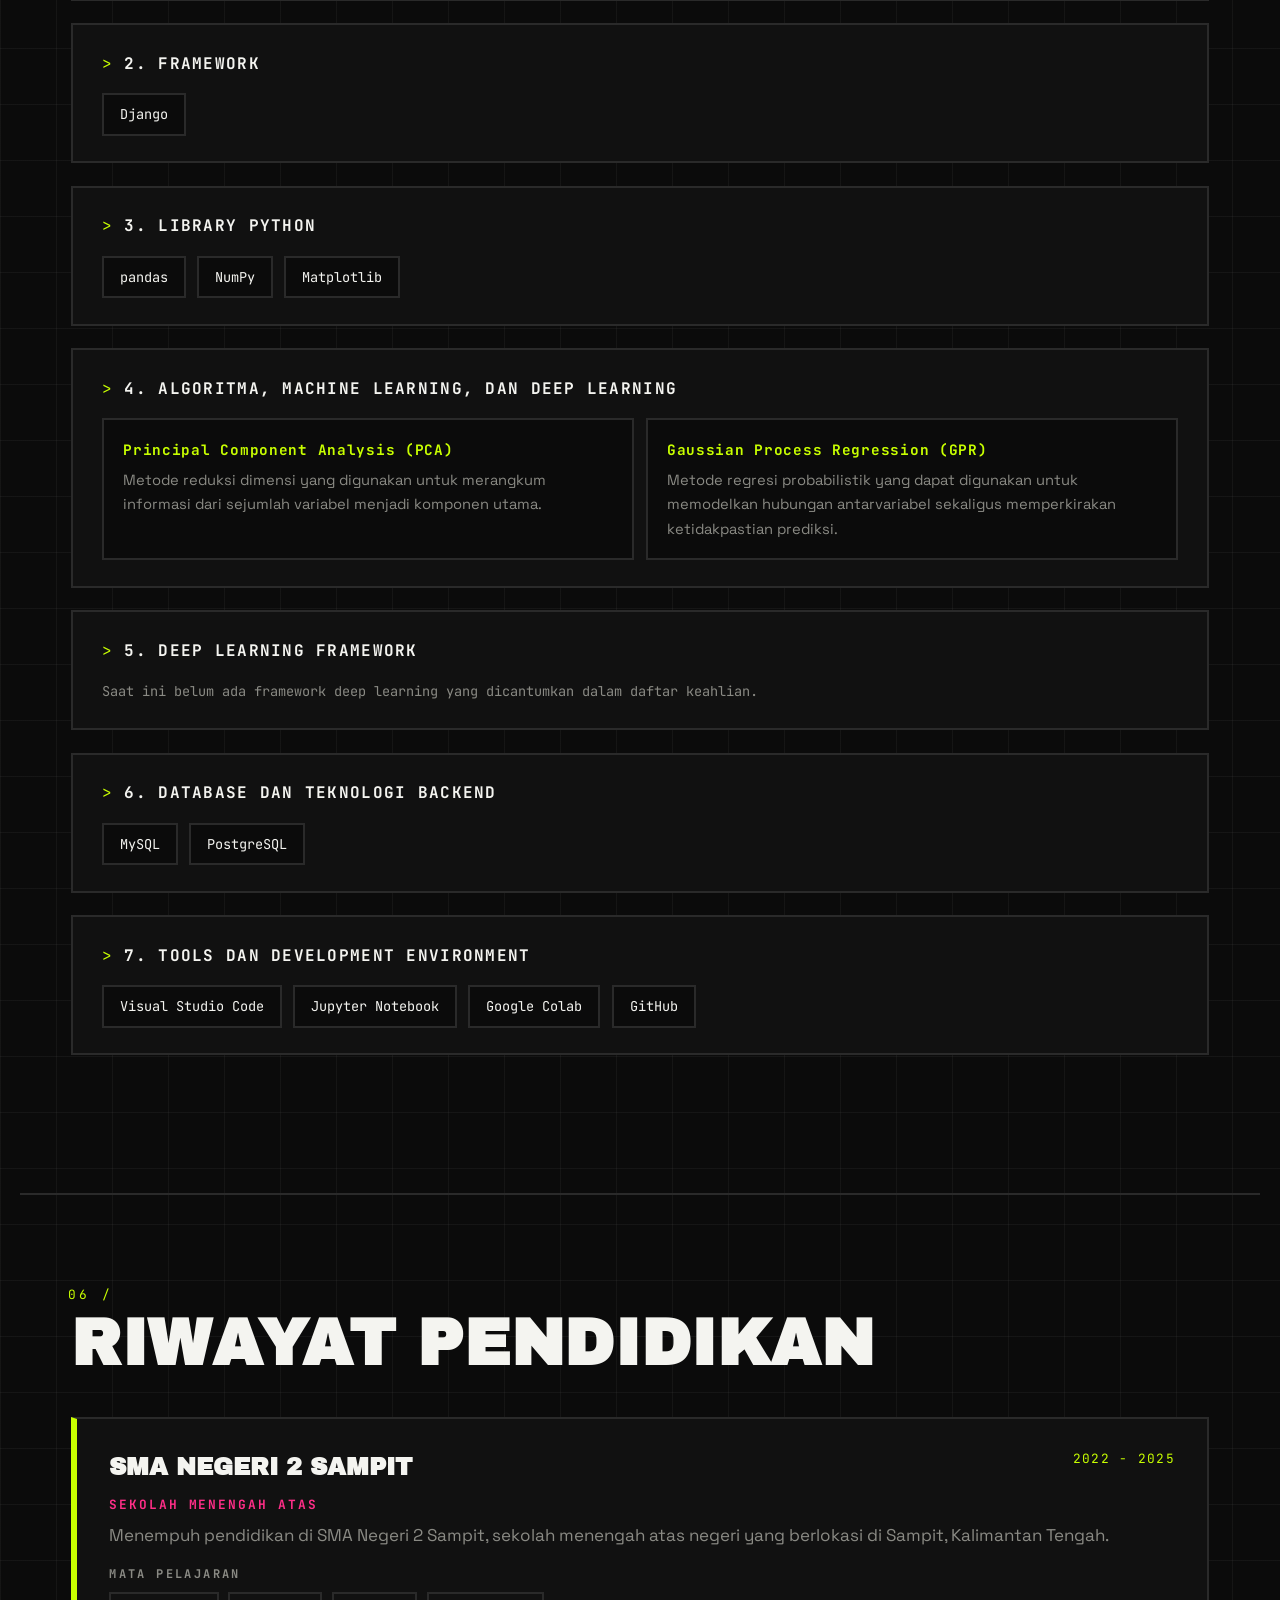
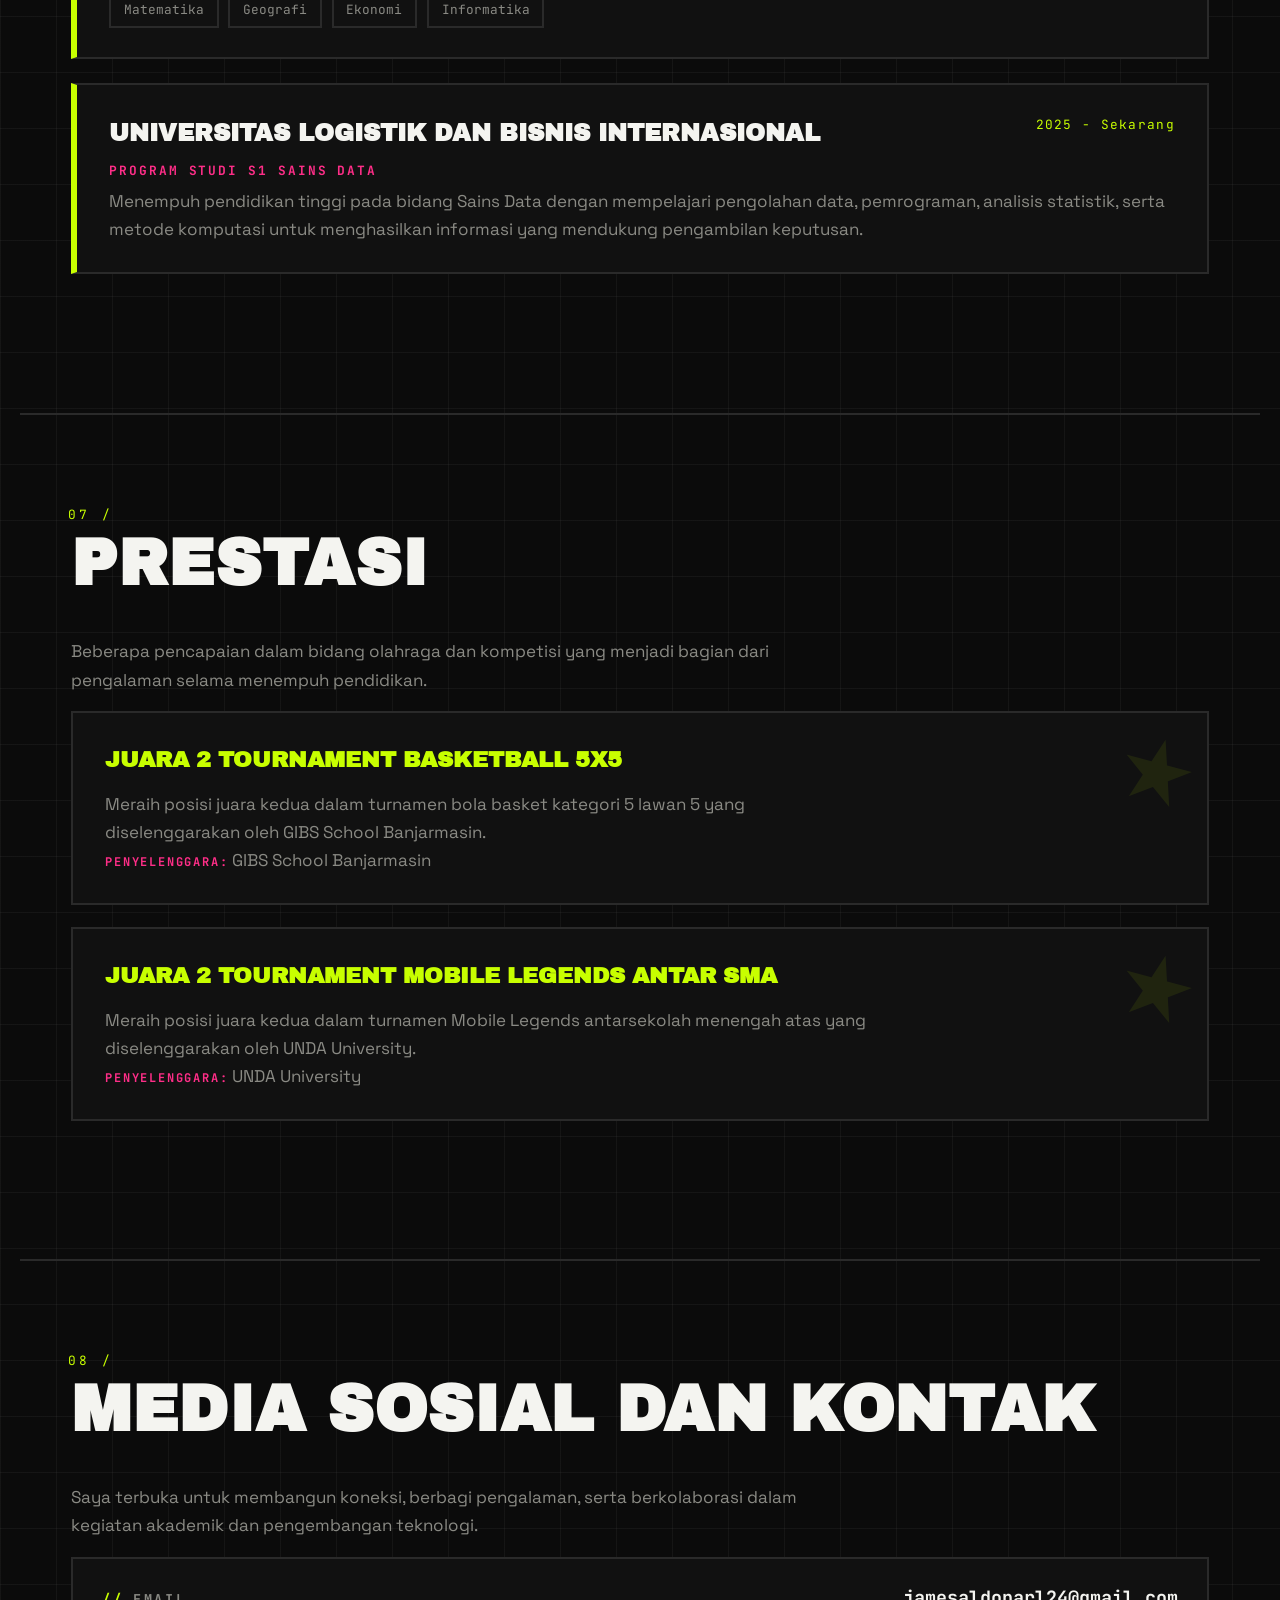
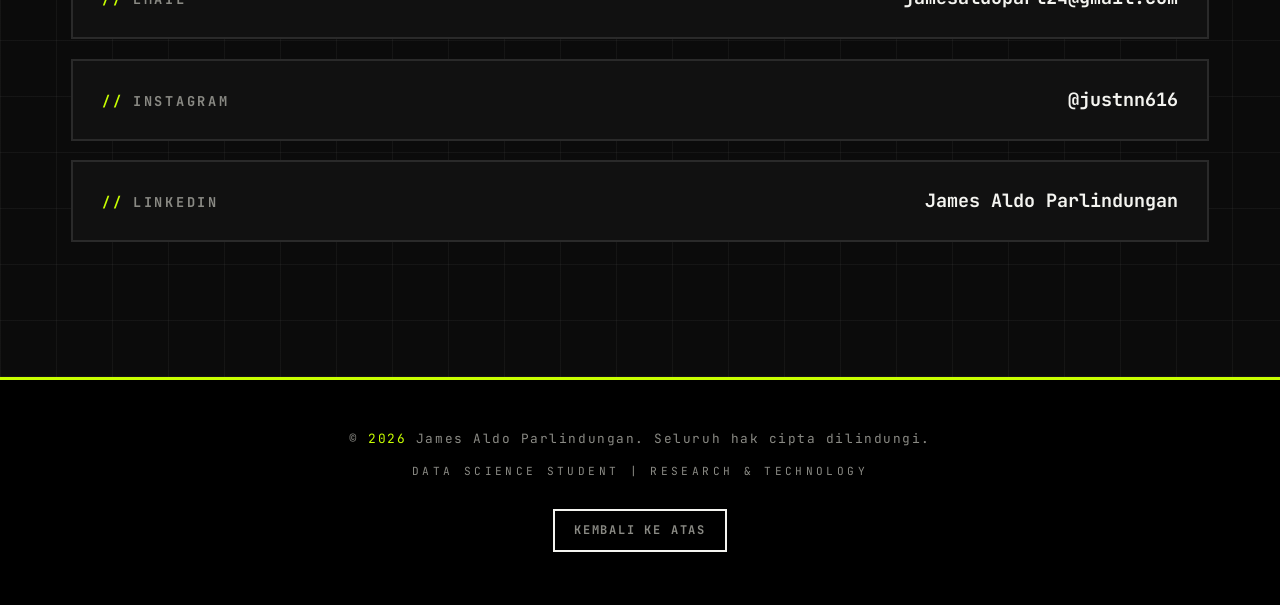
<file: template/james.html>
<!DOCTYPE html>
<html lang="id">

<head>
    <meta charset="UTF-8">
    <meta name="viewport" content="width=device-width, initial-scale=1.0">

    <meta name="author" content="James Aldo Parlindungan">
    <meta name="description"
        content="Portofolio James Aldo Parlindungan, mahasiswa Sains Data Universitas Logistik dan Bisnis Internasional yang memiliki minat pada pemrograman, analisis data, dan machine learning.">

    <title>James Aldo Parlindungan | Portofolio</title>

    <link rel="stylesheet" href="../style/james.css">
</head>

<body>

    <!-- HEADER -->
    <header id="beranda">

        <nav aria-label="Navigasi utama">
            <a href="../index.html">Kembali ke Beranda</a>

            <ul>
                <li><a href="#profil">Profil</a></li>
                <li><a href="#tentang">Tentang Saya</a></li>
                <li><a href="#fokus">Fokus</a></li>
                <li><a href="#keahlian">Keahlian</a></li>
                <li><a href="#pendidikan">Pendidikan</a></li>
                <li><a href="#prestasi">Prestasi</a></li>
                <li><a href="#kontak">Media Sosial</a></li>
            </ul>
        </nav>

    </header>


    <!-- PROFIL UTAMA -->
    <main>

        <section id="profil">

            <figure>
                <img
                    src="../assets/james.jpeg"
                    alt="Foto profil James Aldo Parlindungan"
                    width="300"
                    height="300"
                >
                <figcaption>James Aldo Parlindungan</figcaption>
            </figure>

            <div>
                <p>DATA SCIENCE STUDENT</p>

                <h1>James Aldo Parlindungan</h1>

                <p>
                    Mahasiswa Sains Data di Universitas Logistik dan Bisnis
                    Internasional yang tertarik pada teknologi, pemrograman,
                    analisis data, dan pengembangan solusi berbasis data.
                </p>

                <p>
                    <a href="#tentang">Kenali Saya</a>
                    <a href="#kontak">Hubungi Saya</a>
                </p>

            </div>

        </section>


        <!-- TENTANG SAYA -->
        <section id="tentang">

            <h2>Tentang Saya</h2>

            <p>
                Saya adalah James Aldo Parlindungan, mahasiswa Program Studi
                Sains Data di Universitas Logistik dan Bisnis Internasional.
                Saya memiliki ketertarikan terhadap perkembangan teknologi,
                pemrograman, analisis data, serta penerapan metode komputasi
                untuk menyelesaikan berbagai permasalahan.
            </p>

            <p>
                Saya terus berusaha mengembangkan kemampuan teknis dan
                pemahaman konseptual dalam bidang sains data, khususnya
                melalui pemrograman Python, pengolahan data, visualisasi,
                analisis statistik, dan penerapan metode machine learning.
            </p>

        </section>


        <!-- ALASAN MEMILIH SAINS DATA -->
        <section id="alasan">

            <h2>Mengapa Memilih Sains Data?</h2>

            <p>
                Saya memilih jurusan Data Science karena saya tertarik dengan
                teknologi, analisis data, dan bagaimana data dapat digunakan
                untuk memecahkan masalah serta membantu pengambilan keputusan.
                Saya ingin mengembangkan kemampuan berpikir kritis,
                pemrograman, dan analisis agar dapat memanfaatkan data menjadi
                informasi yang bermanfaat. Selain itu, saya melihat Data
                Science memiliki peluang karier yang luas dan relevan dengan
                perkembangan teknologi di masa depan.
            </p>

        </section>


        <!-- FOKUS PENGEMBANGAN -->
        <section id="fokus">

            <h2>Fokus Pengembangan</h2>

            <p>
                Beberapa bidang yang sedang saya dalami sebagai mahasiswa
                Sains Data.
            </p>

            <div class="focus-grid">

                <article>
                    <span class="focus-number">01 / ANALISIS</span>
                    <h3>Analisis Data</h3>
                    <p>
                        Mengolah dan memahami data menggunakan Python,
                        pandas, NumPy, serta dasar analisis statistik.
                    </p>
                </article>

                <article>
                    <span class="focus-number">02 / PEMODELAN</span>
                    <h3>Machine Learning</h3>
                    <p>
                        Mempelajari pendekatan seperti PCA dan Gaussian
                        Process Regression untuk memahami pola dan membuat
                        prediksi.
                    </p>
                </article>

                <article>
                    <span class="focus-number">03 / PENGEMBANGAN</span>
                    <h3>Solusi Berbasis Data</h3>
                    <p>
                        Mengeksplorasi pemrograman dan teknologi web untuk
                        membangun solusi yang mendukung pemanfaatan data.
                    </p>
                </article>

            </div>

        </section>


        <!-- KEAHLIAN -->
        <section id="keahlian">

            <h2>Keahlian dan Teknologi</h2>

            <p>
                Teknologi dan perangkat yang saya pelajari untuk mendukung
                pengembangan kemampuan di bidang sains data.
            </p>


            <!-- BAHASA PEMROGRAMAN -->
            <article>

                <h3>1. Bahasa Pemrograman dan Web Technologies</h3>

                <ul>
                    <li>Python</li>
                    <li>SQL</li>
                </ul>

            </article>


            <!-- FRAMEWORK -->
            <article>

                <h3>2. Framework</h3>

                <ul>
                    <li>Django</li>
                </ul>

            </article>


            <!-- LIBRARY PYTHON -->
            <article>

                <h3>3. Library Python</h3>

                <ul>
                    <li>pandas</li>
                    <li>NumPy</li>
                    <li>Matplotlib</li>
                </ul>

            </article>


            <!-- ALGORITMA DAN MACHINE LEARNING -->
            <article>

                <h3>4. Algoritma, Machine Learning, dan Deep Learning</h3>

                <ul>
                    <li>
                        <strong>Principal Component Analysis (PCA)</strong>
                        <p>
                            Metode reduksi dimensi yang digunakan untuk
                            merangkum informasi dari sejumlah variabel
                            menjadi komponen utama.
                        </p>
                    </li>

                    <li>
                        <strong>Gaussian Process Regression (GPR)</strong>
                        <p>
                            Metode regresi probabilistik yang dapat digunakan
                            untuk memodelkan hubungan antarvariabel sekaligus
                            memperkirakan ketidakpastian prediksi.
                        </p>
                    </li>
                </ul>

            </article>


            <!-- DEEP LEARNING FRAMEWORK -->
            <article>

                <h3>5. Deep Learning Framework</h3>

                <p>
                    Saat ini belum ada framework deep learning yang
                    dicantumkan dalam daftar keahlian.
                </p>

            </article>


            <!-- DATABASE -->
            <article>

                <h3>6. Database dan Teknologi Backend</h3>

                <ul>
                    <li>MySQL</li>
                    <li>PostgreSQL</li>
                </ul>

            </article>


            <!-- TOOLS -->
            <article>

                <h3>7. Tools dan Development Environment</h3>

                <ul>
                    <li>Visual Studio Code</li>
                    <li>Jupyter Notebook</li>
                    <li>Google Colab</li>
                    <li>GitHub</li>
                </ul>

            </article>

        </section>


        <!-- PENDIDIKAN -->
        <section id="pendidikan">

            <h2>Riwayat Pendidikan</h2>


            <!-- SMA -->
            <article>

                <h3>SMA Negeri 2 Sampit</h3>

                <p>
                    <time datetime="2022">2022</time> -
                    <time datetime="2025">2025</time>
                </p>

                <p>Sekolah Menengah Atas</p>

                <p>
                    Menempuh pendidikan di SMA Negeri 2 Sampit,
                    sekolah menengah atas negeri yang berlokasi di
                    Sampit, Kalimantan Tengah.
                </p>

                <h4>Mata Pelajaran</h4>

                <ul>
                    <li>Matematika</li>
                    <li>Geografi</li>
                    <li>Ekonomi</li>
                    <li>Informatika</li>
                </ul>

            </article>


            <!-- UNIVERSITAS -->
            <article>

                <h3>Universitas Logistik dan Bisnis Internasional</h3>

                <p>
                    <time datetime="2025">2025</time> - Sekarang
                </p>

                <p>Program Studi S1 Sains Data</p>

                <p>
                    Menempuh pendidikan tinggi pada bidang Sains Data
                    dengan mempelajari pengolahan data, pemrograman,
                    analisis statistik, serta metode komputasi untuk
                    menghasilkan informasi yang mendukung pengambilan
                    keputusan.
                </p>

            </article>

        </section>


        <!-- PRESTASI -->
        <section id="prestasi">

            <h2>Prestasi</h2>

            <p>
                Beberapa pencapaian dalam bidang olahraga dan kompetisi
                yang menjadi bagian dari pengalaman selama menempuh
                pendidikan.
            </p>


            <article>

                <h3>Juara 2 Tournament Basketball 5x5</h3>

                <p>
                    Meraih posisi juara kedua dalam turnamen bola basket
                    kategori 5 lawan 5 yang diselenggarakan oleh GIBS School
                    Banjarmasin.
                </p>

                <p>
                    <strong>Penyelenggara:</strong>
                    GIBS School Banjarmasin
                </p>

            </article>


            <article>

                <h3>Juara 2 Tournament Mobile Legends Antar SMA</h3>

                <p>
                    Meraih posisi juara kedua dalam turnamen Mobile Legends
                    antarsekolah menengah atas yang diselenggarakan oleh
                    UNDA University.
                </p>

                <p>
                    <strong>Penyelenggara:</strong>
                    UNDA University
                </p>

            </article>

        </section>


        <!-- MEDIA SOSIAL DAN KONTAK -->
        <section id="kontak">

            <h2>Media Sosial dan Kontak</h2>

            <p>
                Saya terbuka untuk membangun koneksi, berbagi pengalaman,
                serta berkolaborasi dalam kegiatan akademik dan
                pengembangan teknologi.
            </p>


            <!-- EMAIL -->
            <article>

                <h3>Email</h3>

                <p>
                    <a href="mailto:jamesaldoparl24@gmail.com">
                        jamesaldoparl24@gmail.com
                    </a>
                </p>

            </article>


            <!-- INSTAGRAM -->
            <article>

                <h3>Instagram</h3>

                <p>
                    <a
                        href="https://www.instagram.com/justnn616/"
                        target="_blank"
                        rel="noopener noreferrer"
                        aria-label="Kunjungi Instagram James Aldo Parlindungan"
                    >
                        @justnn616
                    </a>
                </p>

            </article>


            <!-- LINKEDIN -->
            <article>

                <h3>LinkedIn</h3>

                <p>
                    <a
                        href="https://www.linkedin.com/in/james-aldo-parlindungan-845b6a389/"
                        target="_blank"
                        rel="noopener noreferrer"
                        aria-label="Kunjungi LinkedIn James Aldo Parlindungan"
                    >
                        James Aldo Parlindungan
                    </a>
                </p>

            </article>

        </section>

    </main>


    <!-- FOOTER -->
    <footer>

        <p>
            &copy; <time datetime="2026">2026</time>
            James Aldo Parlindungan. Seluruh hak cipta dilindungi.
        </p>

        <p>
            Data Science Student | Research & Technology
        </p>

        <p>
            <a href="#beranda">Kembali ke Atas</a>
        </p>

    </footer>

<script src="../script/james.js"></script>

</body>

</html>
</file>
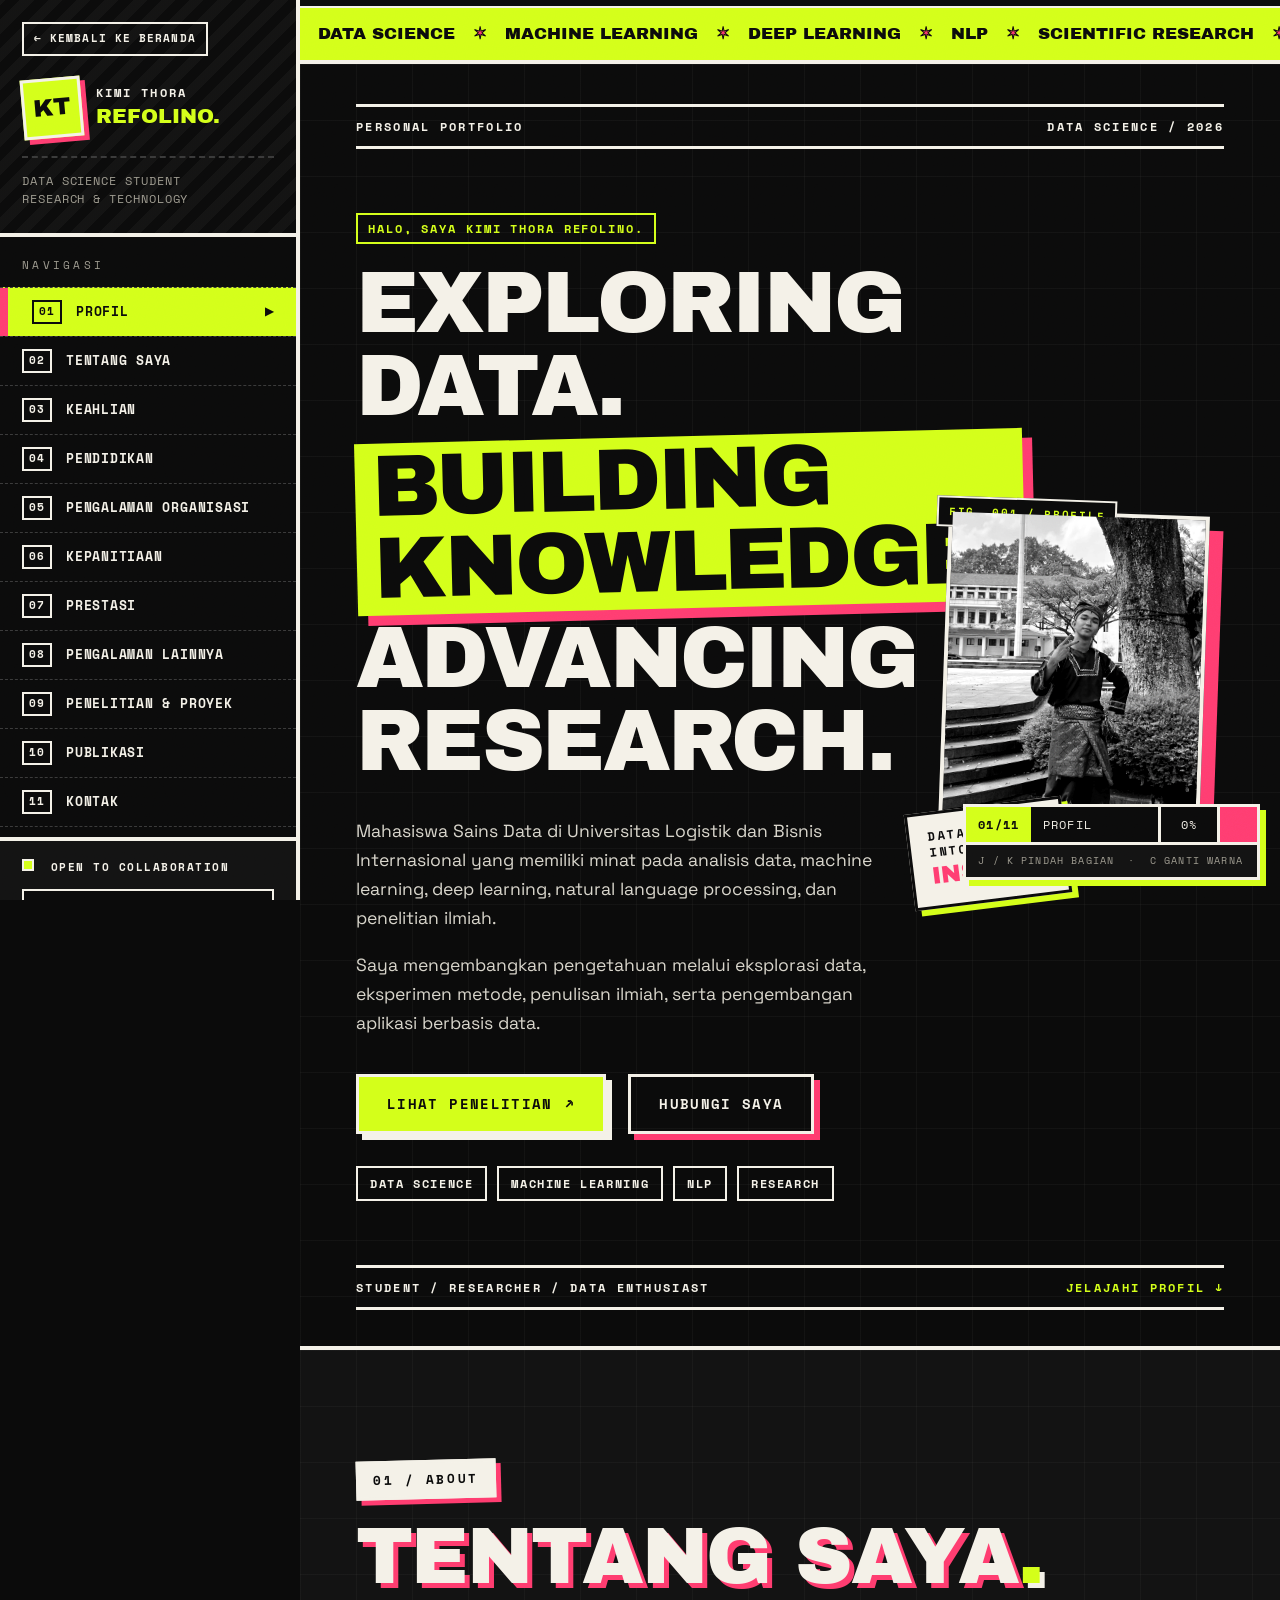
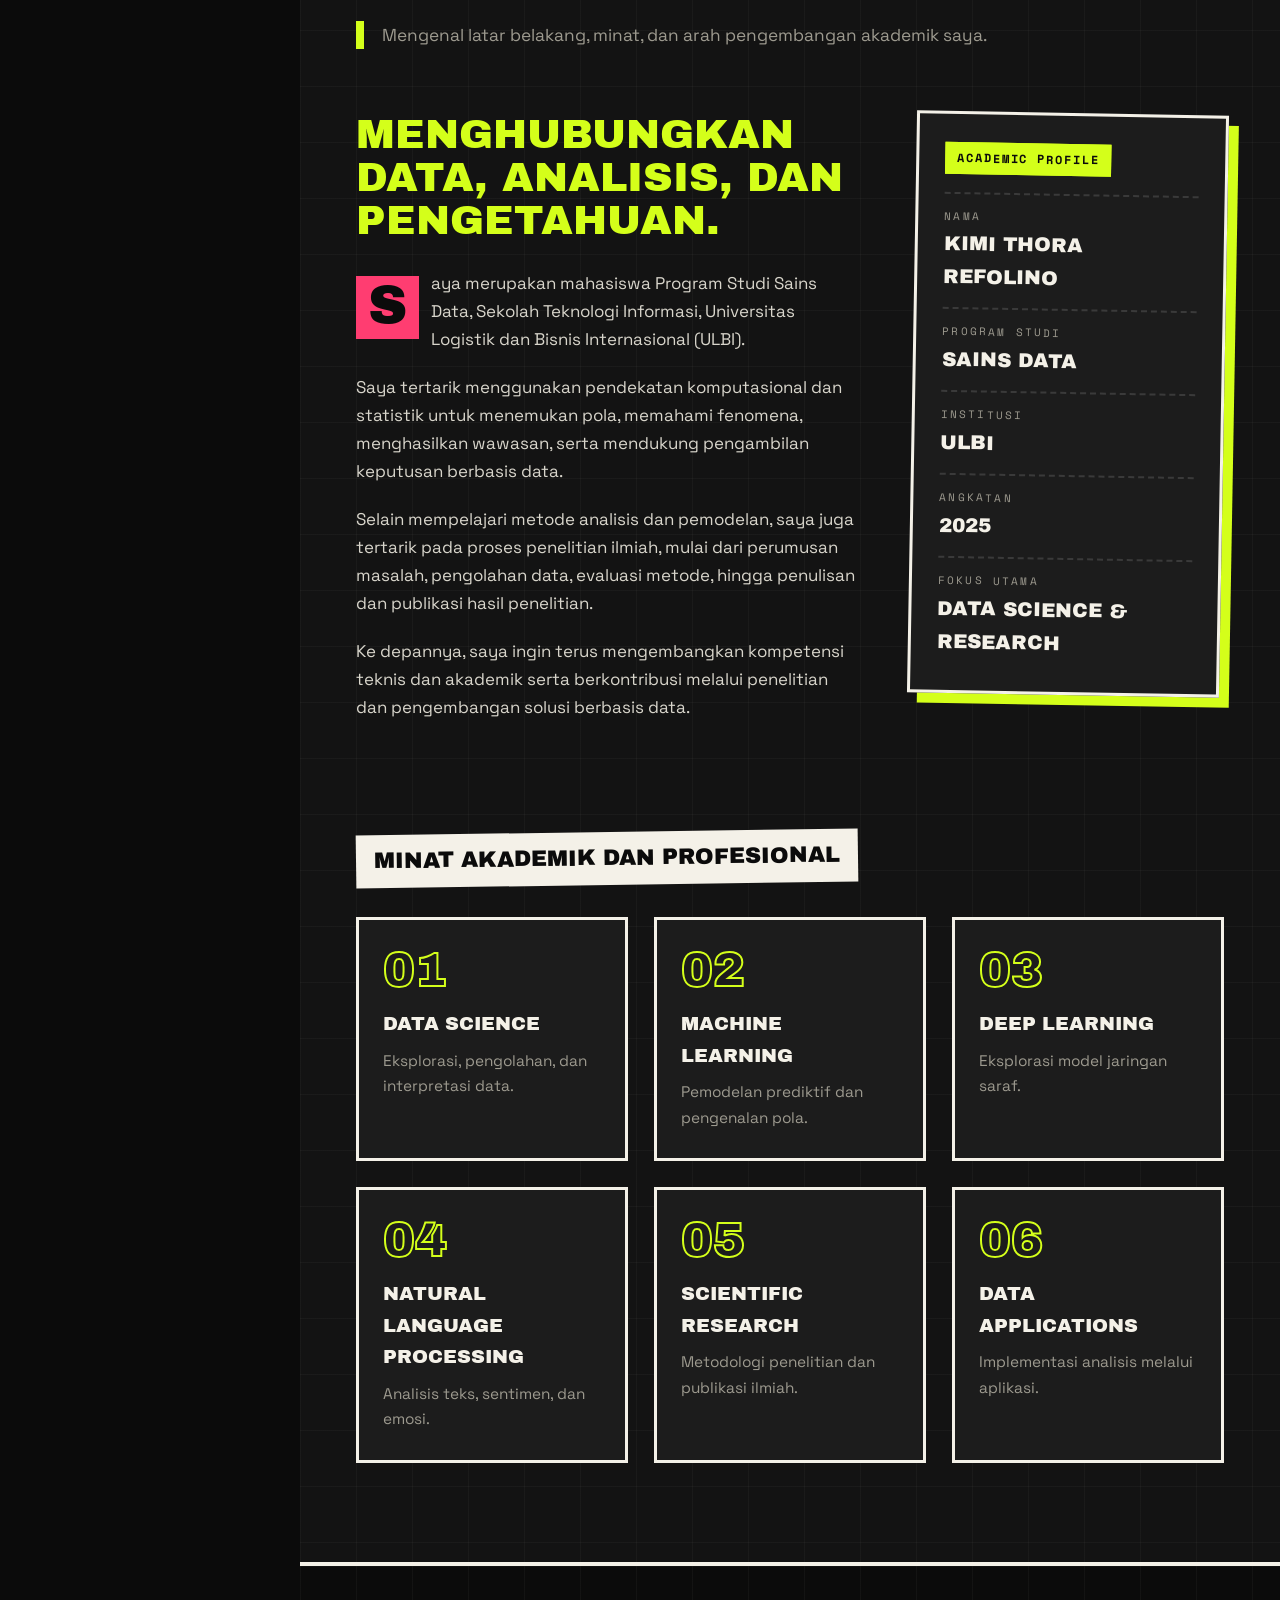
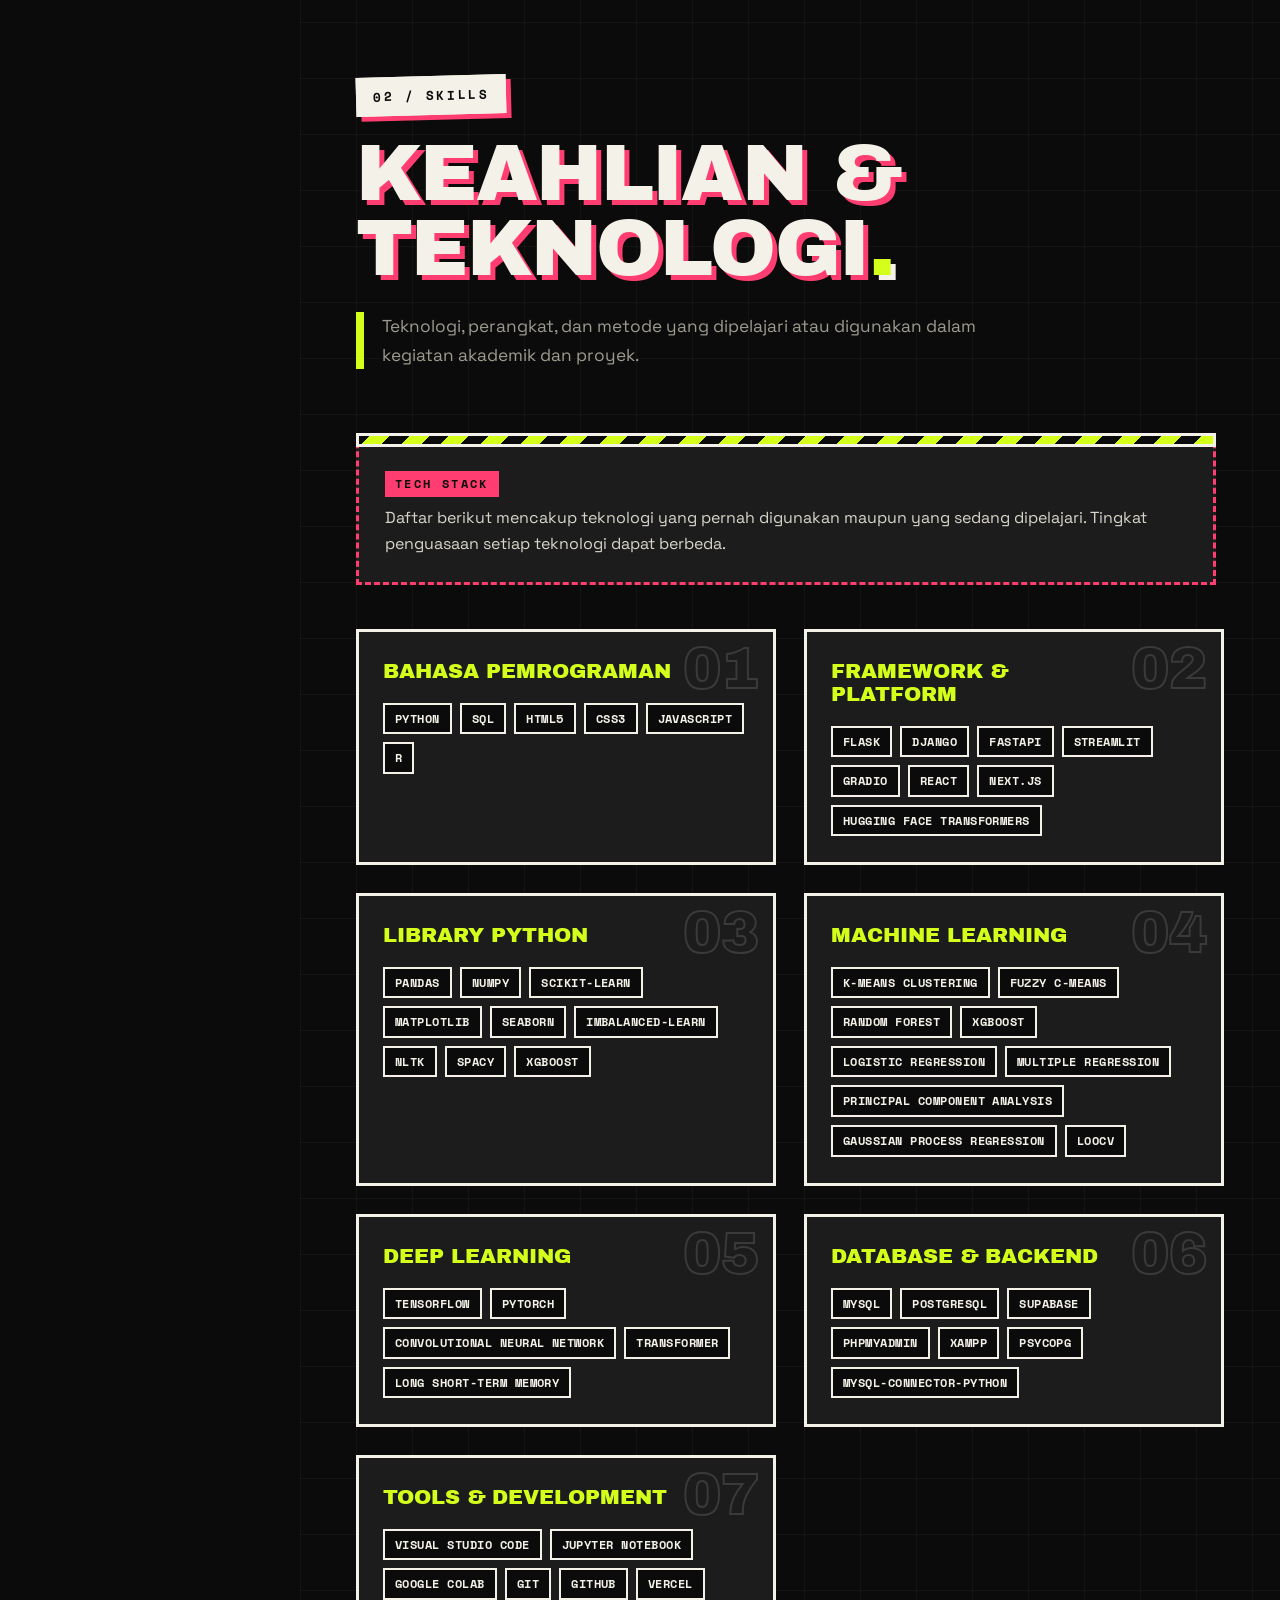
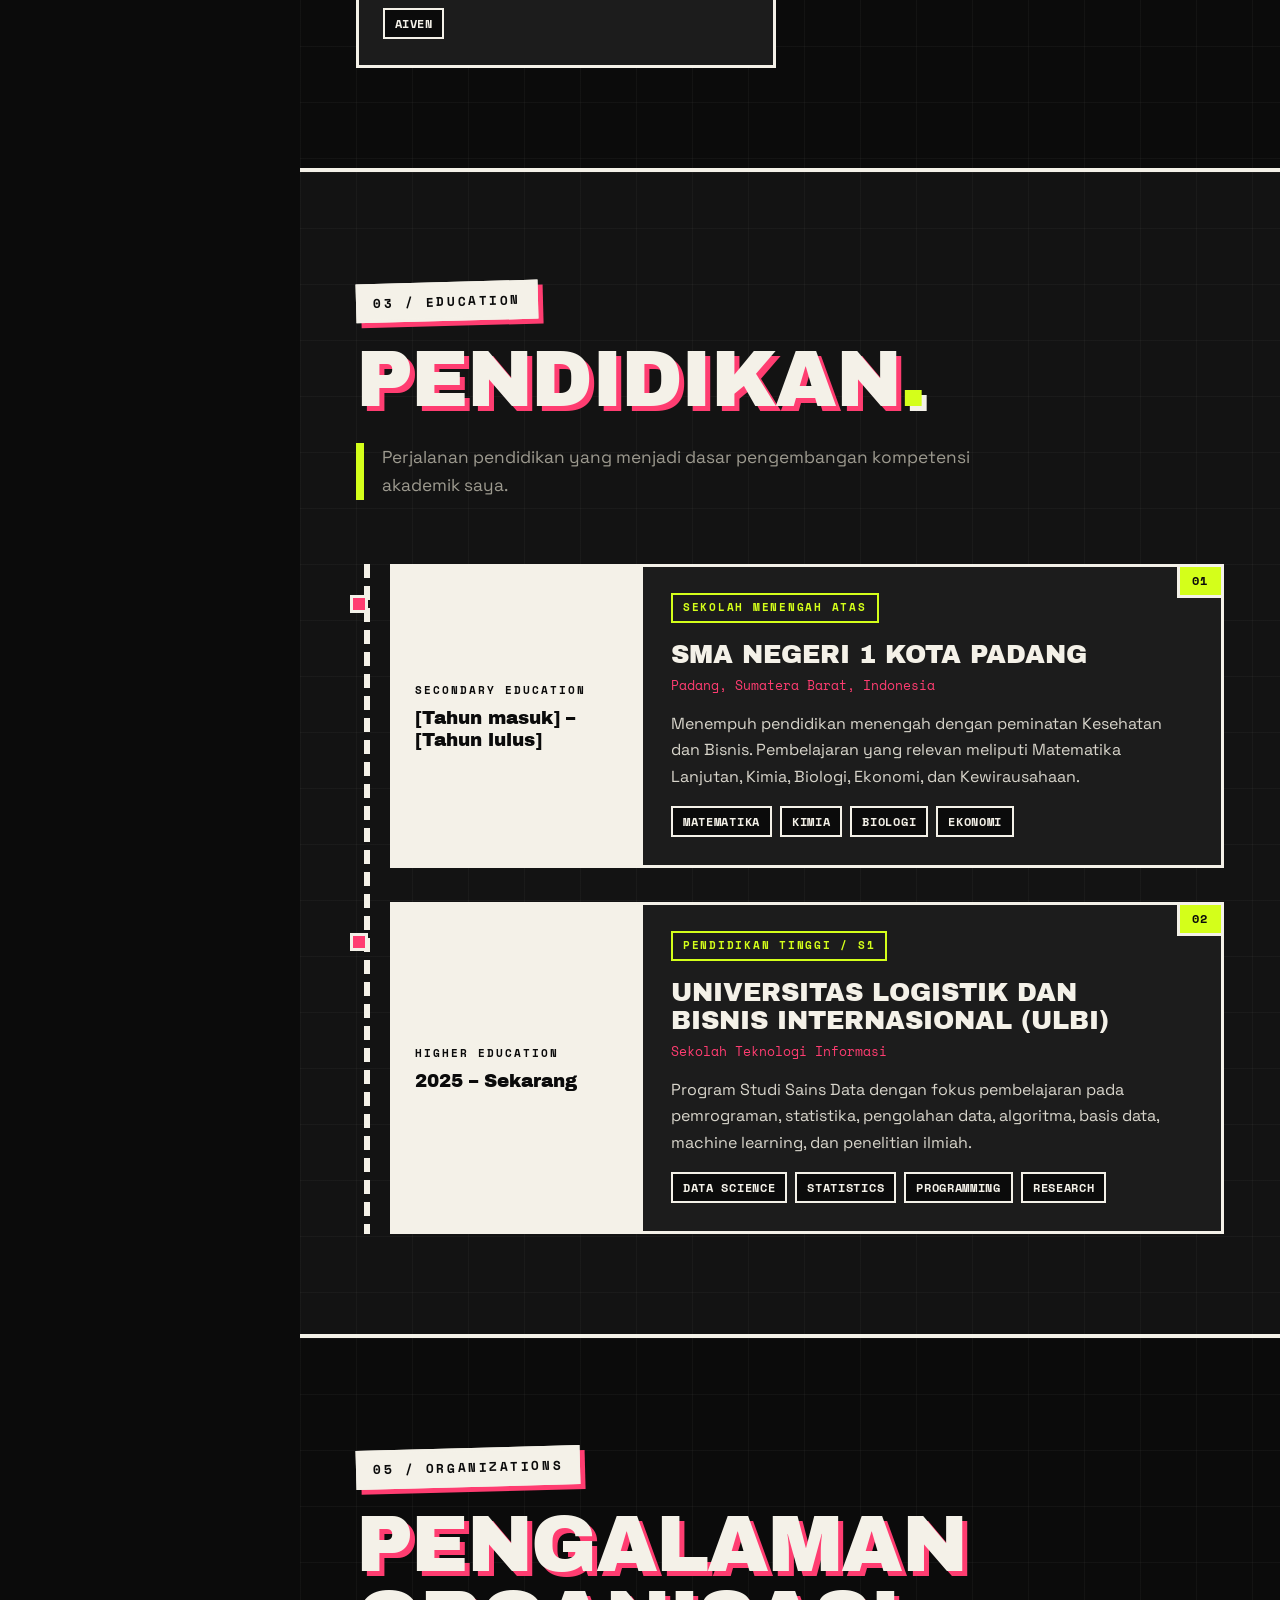
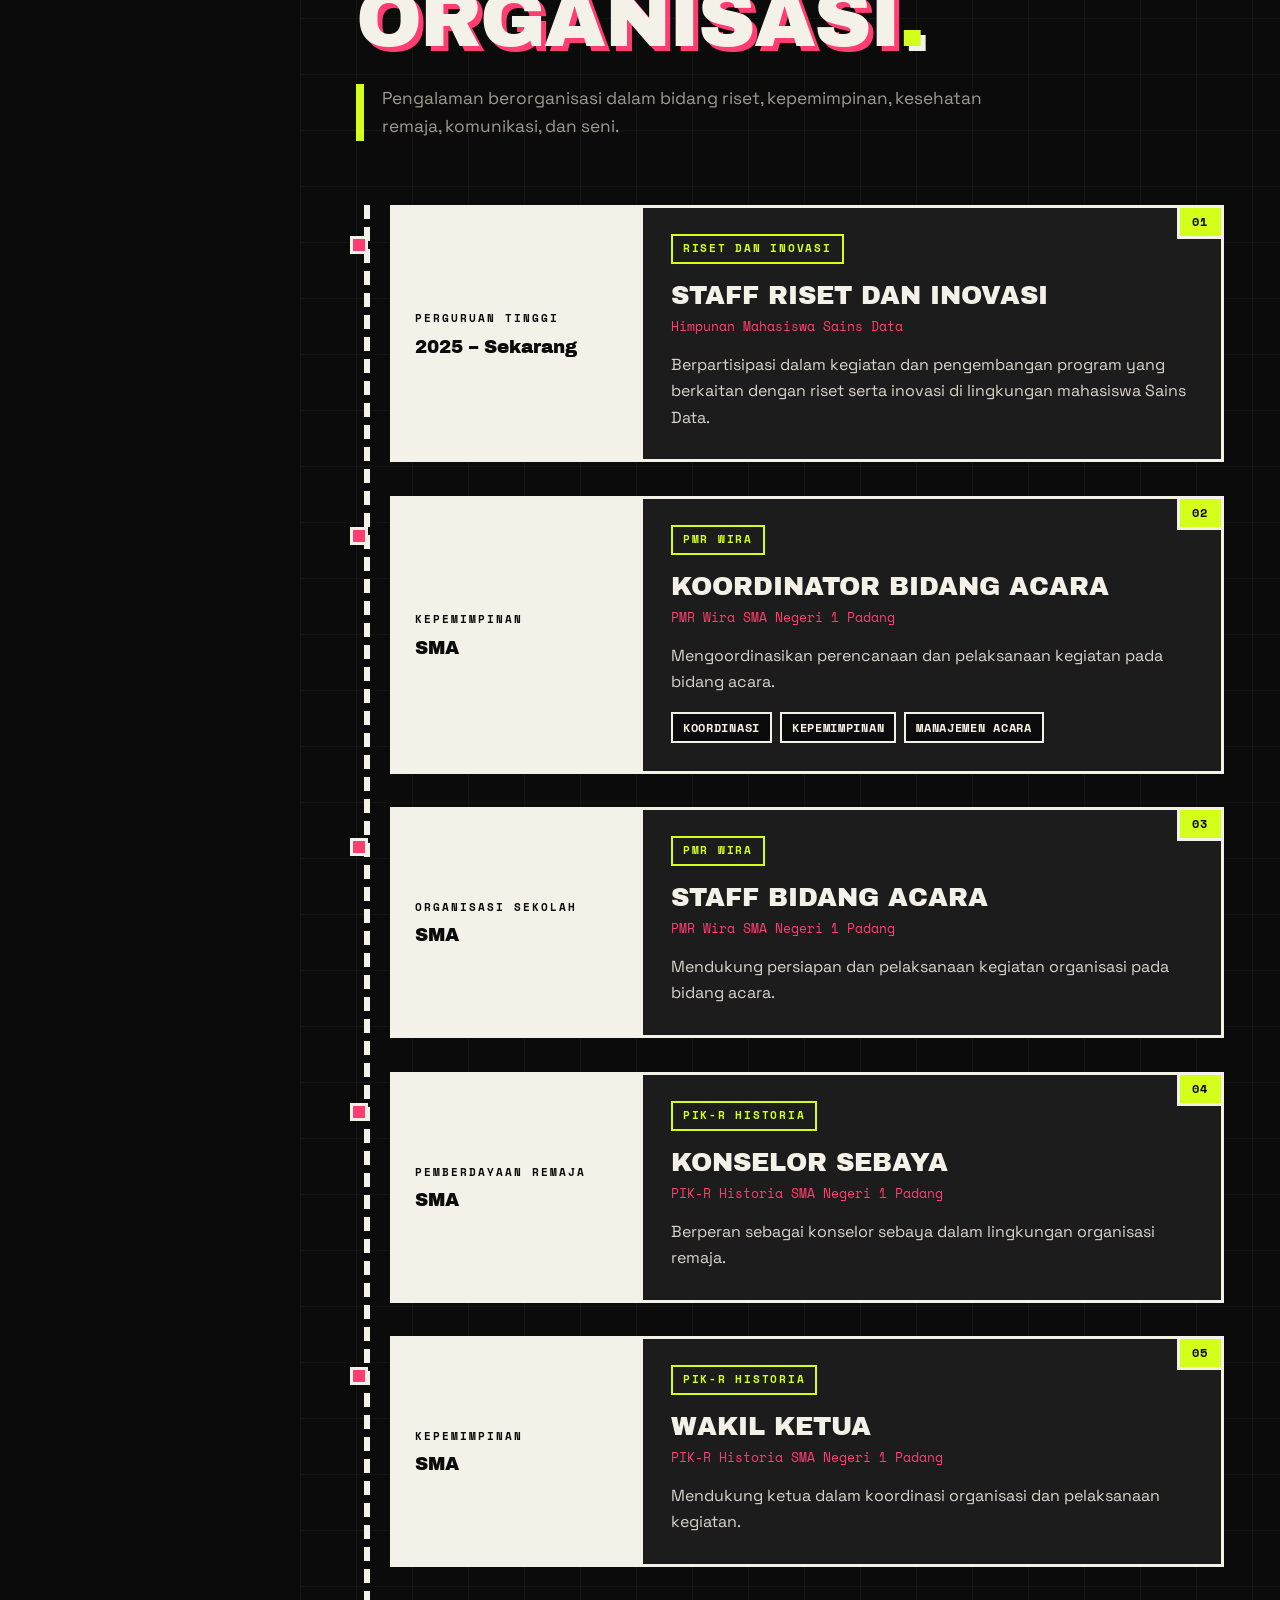
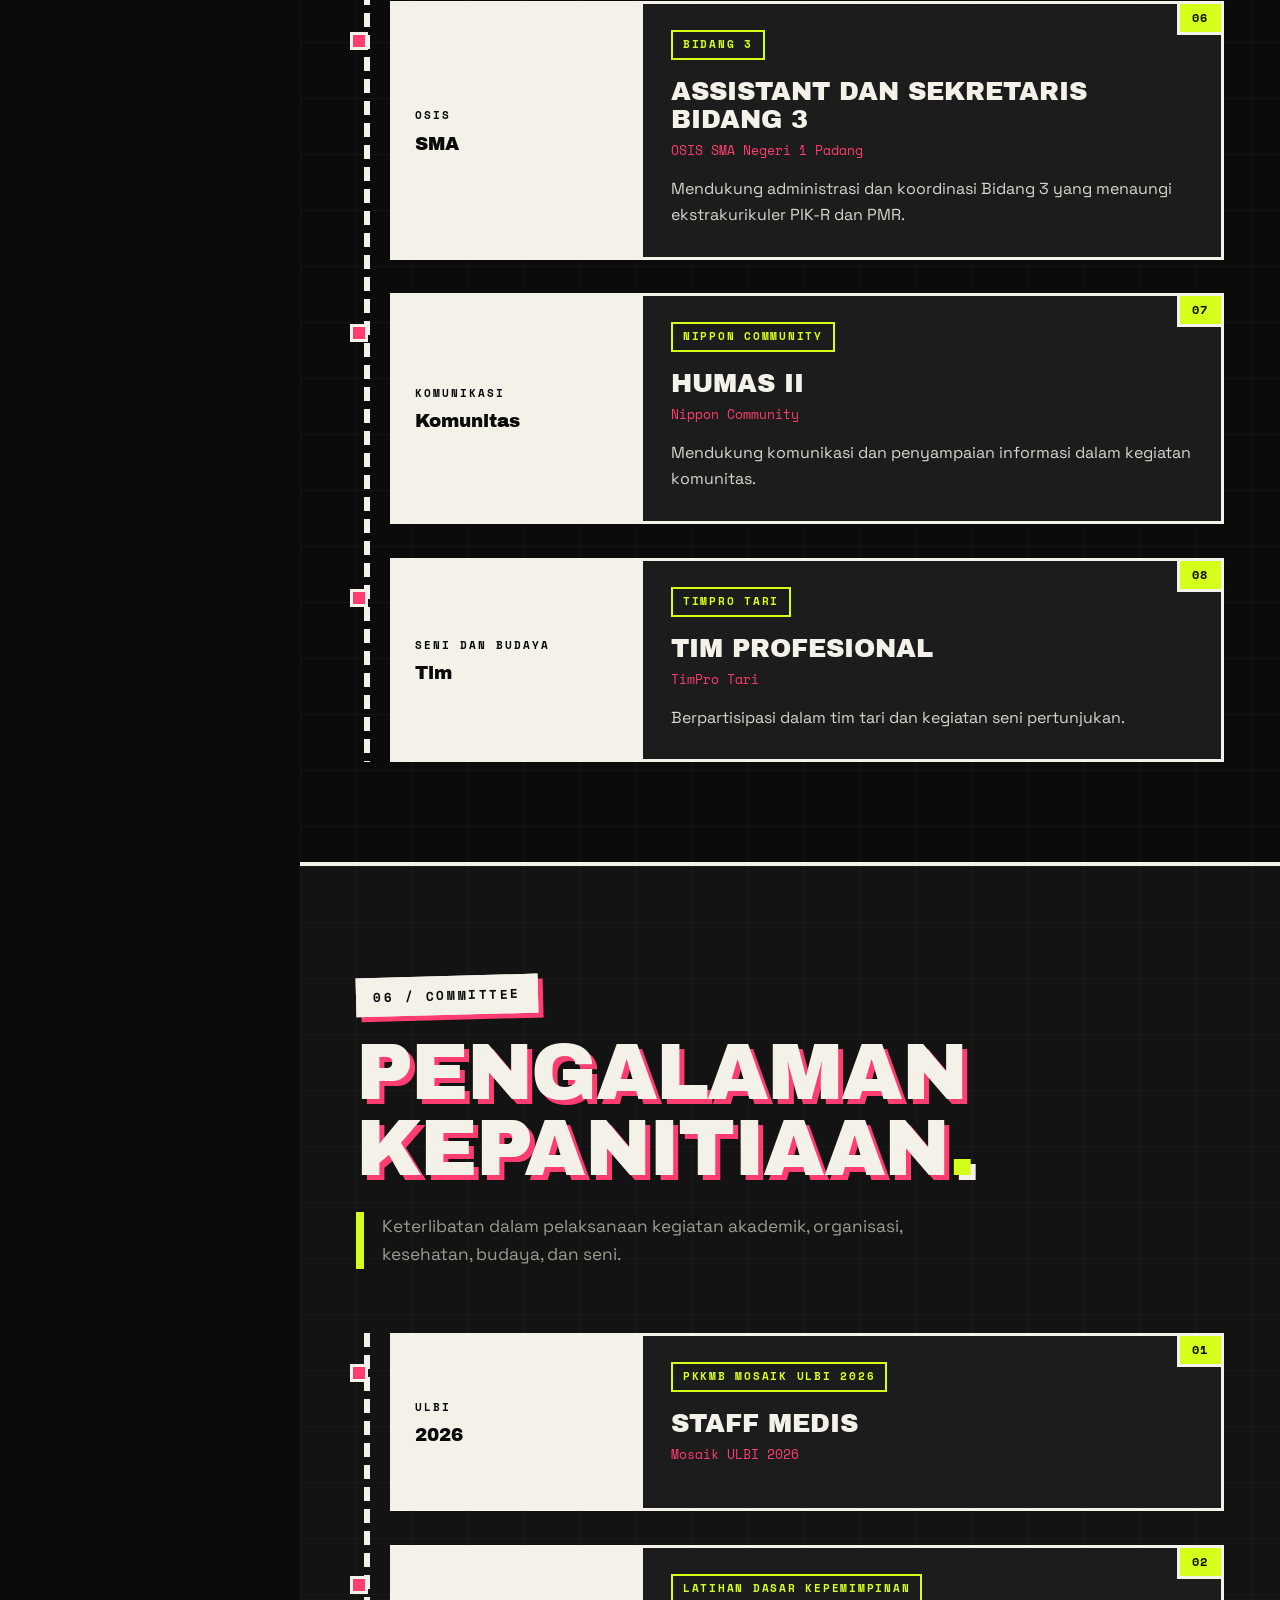
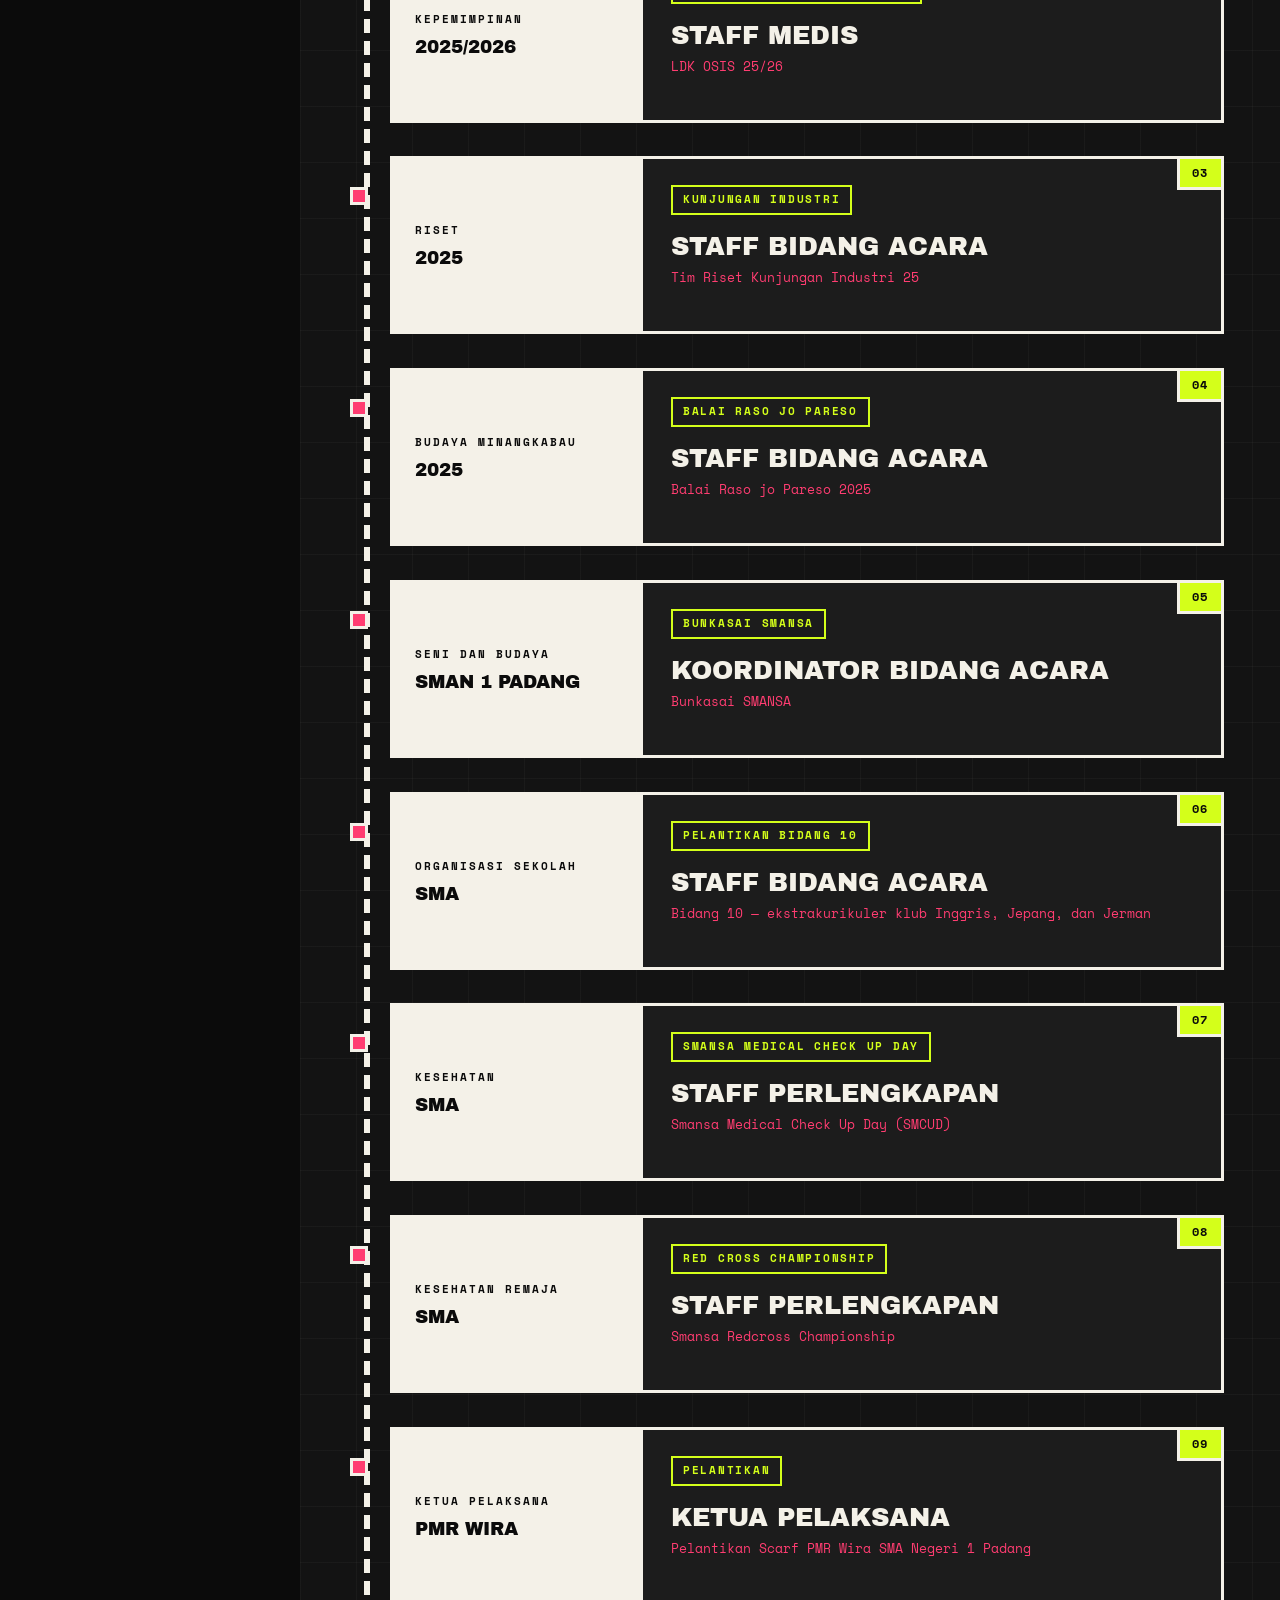
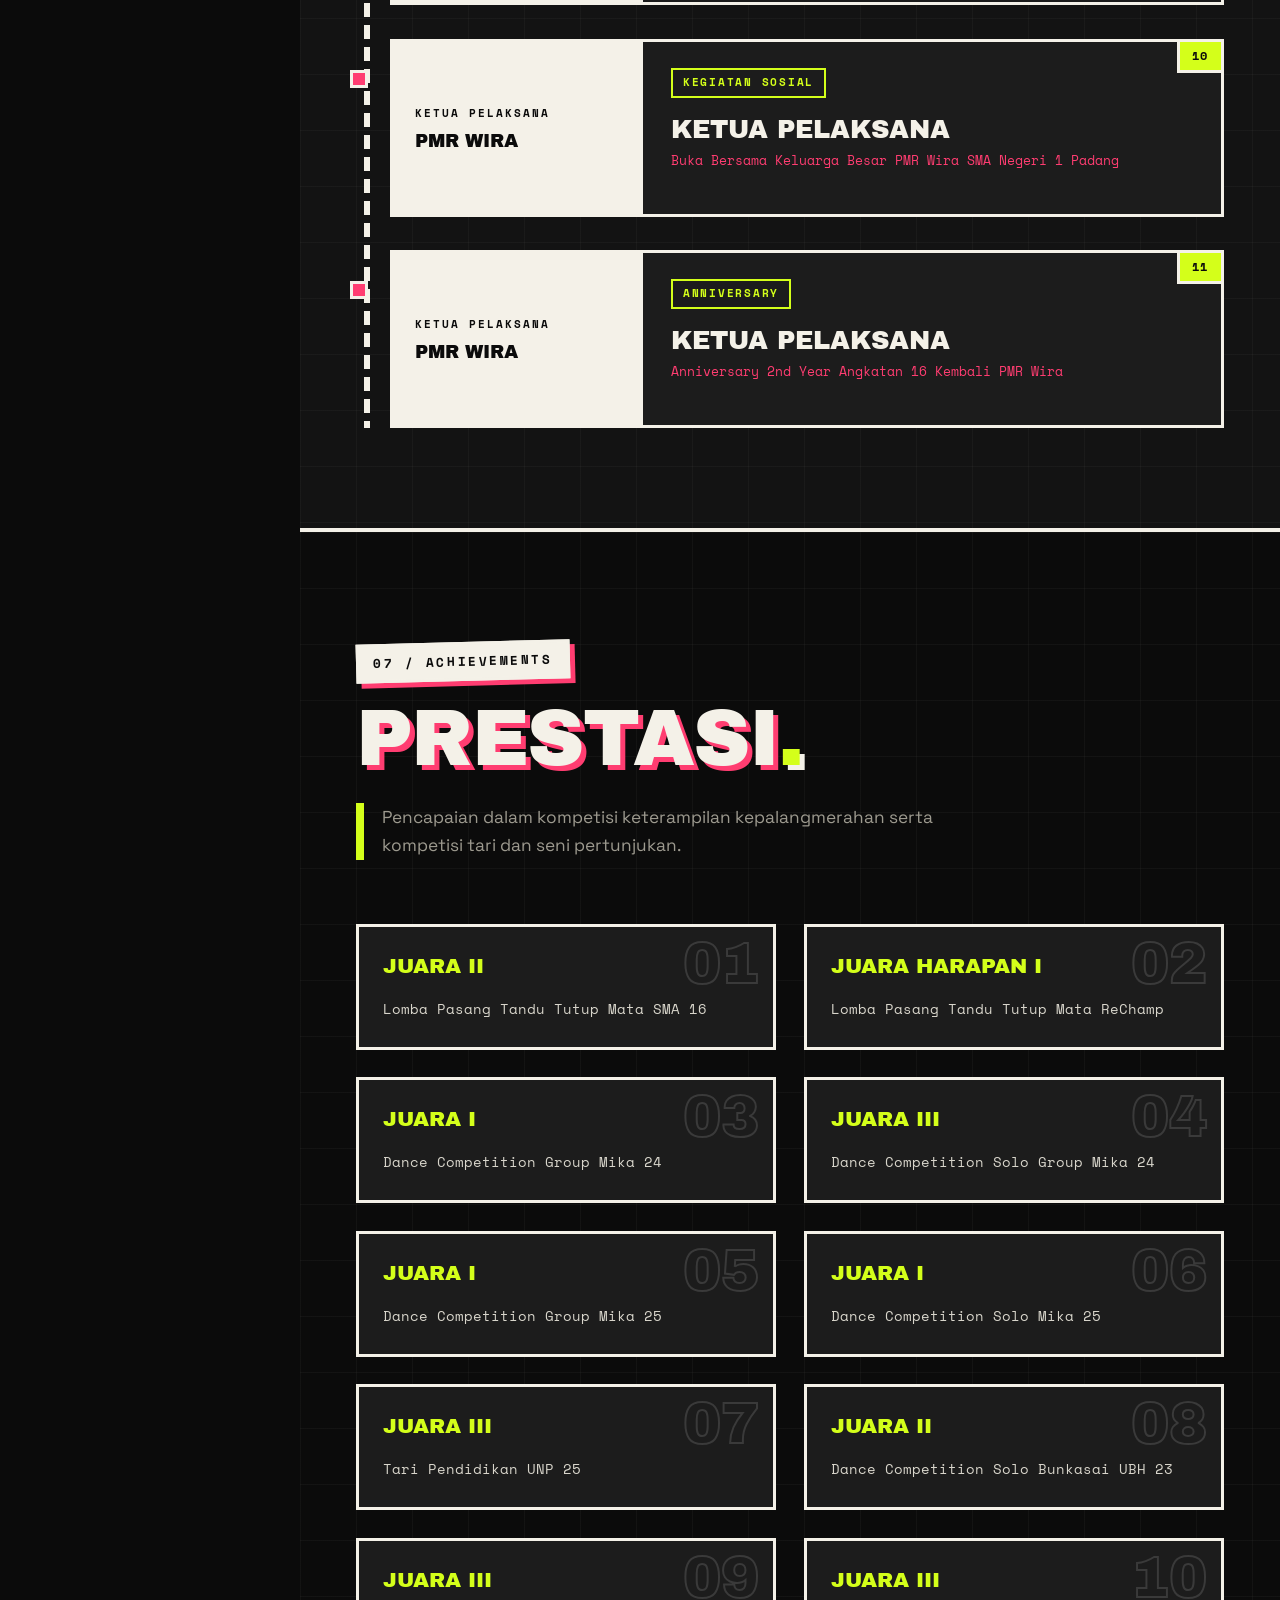
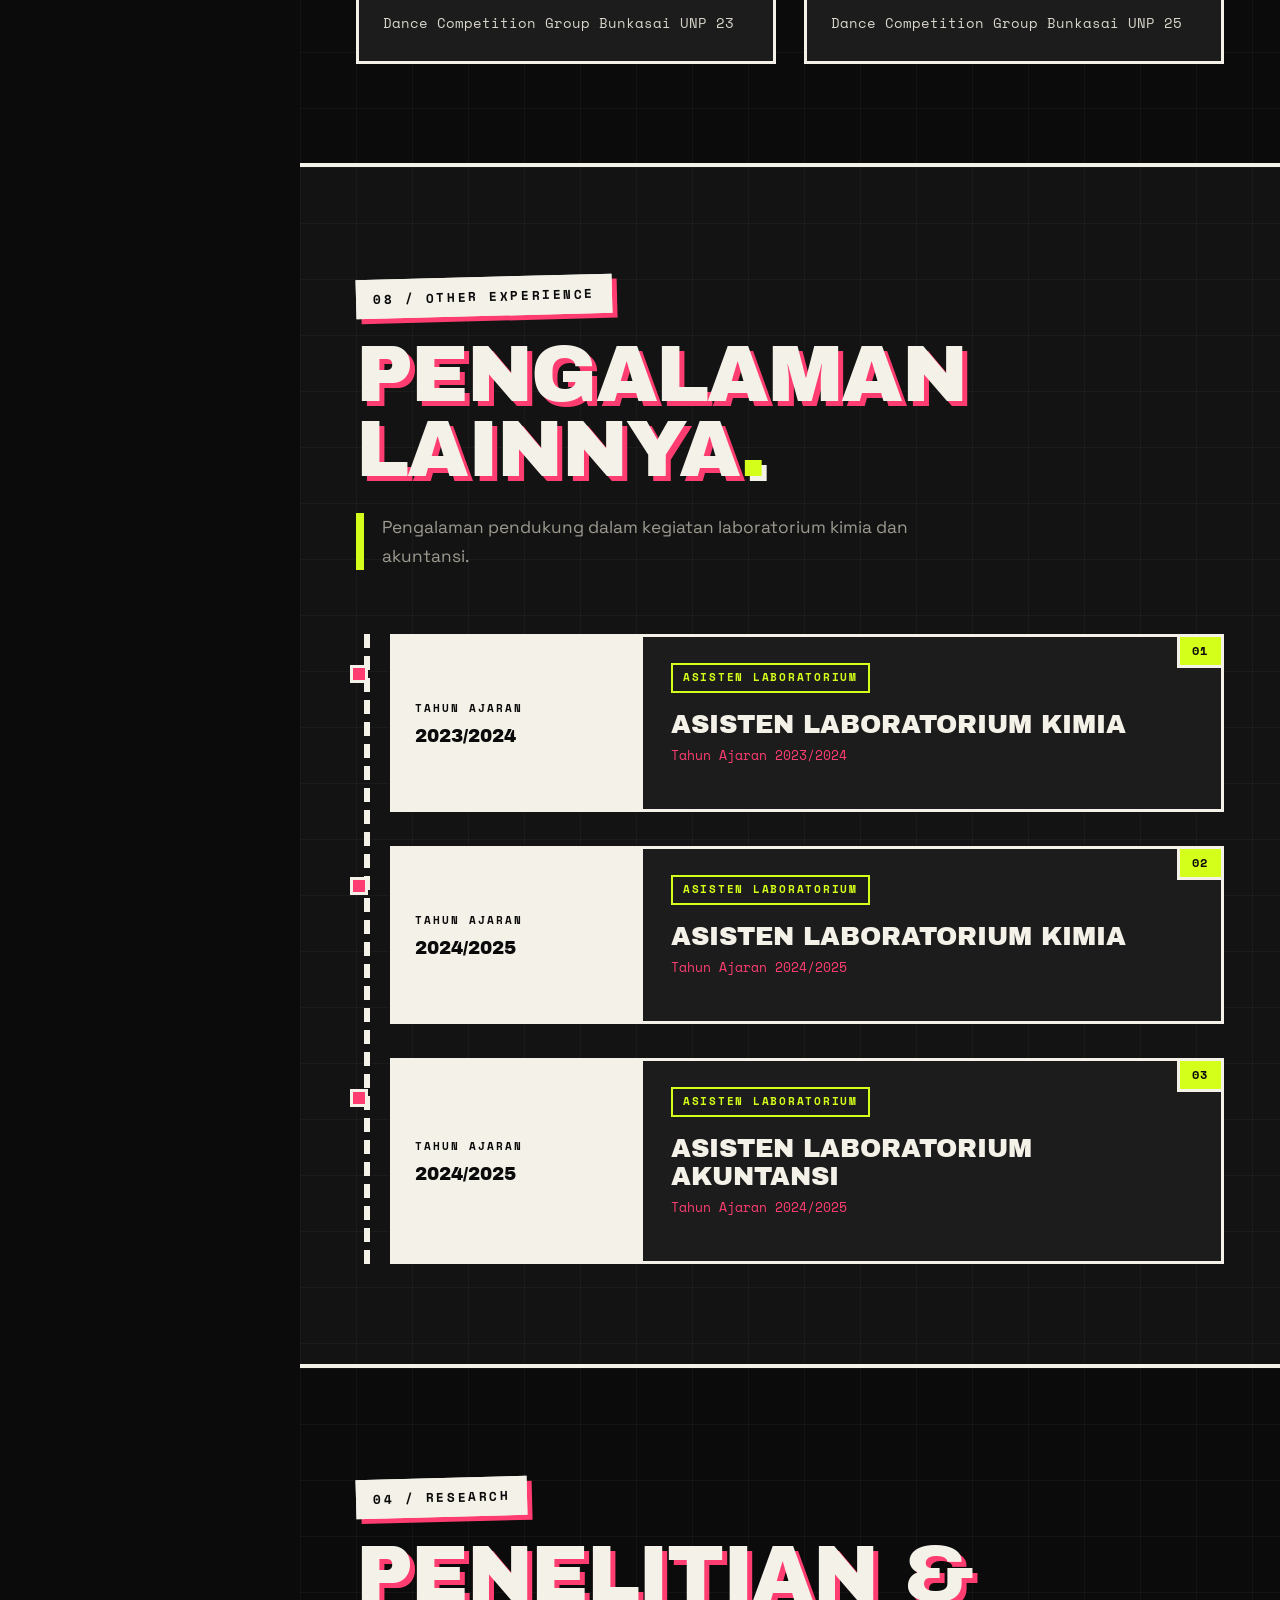
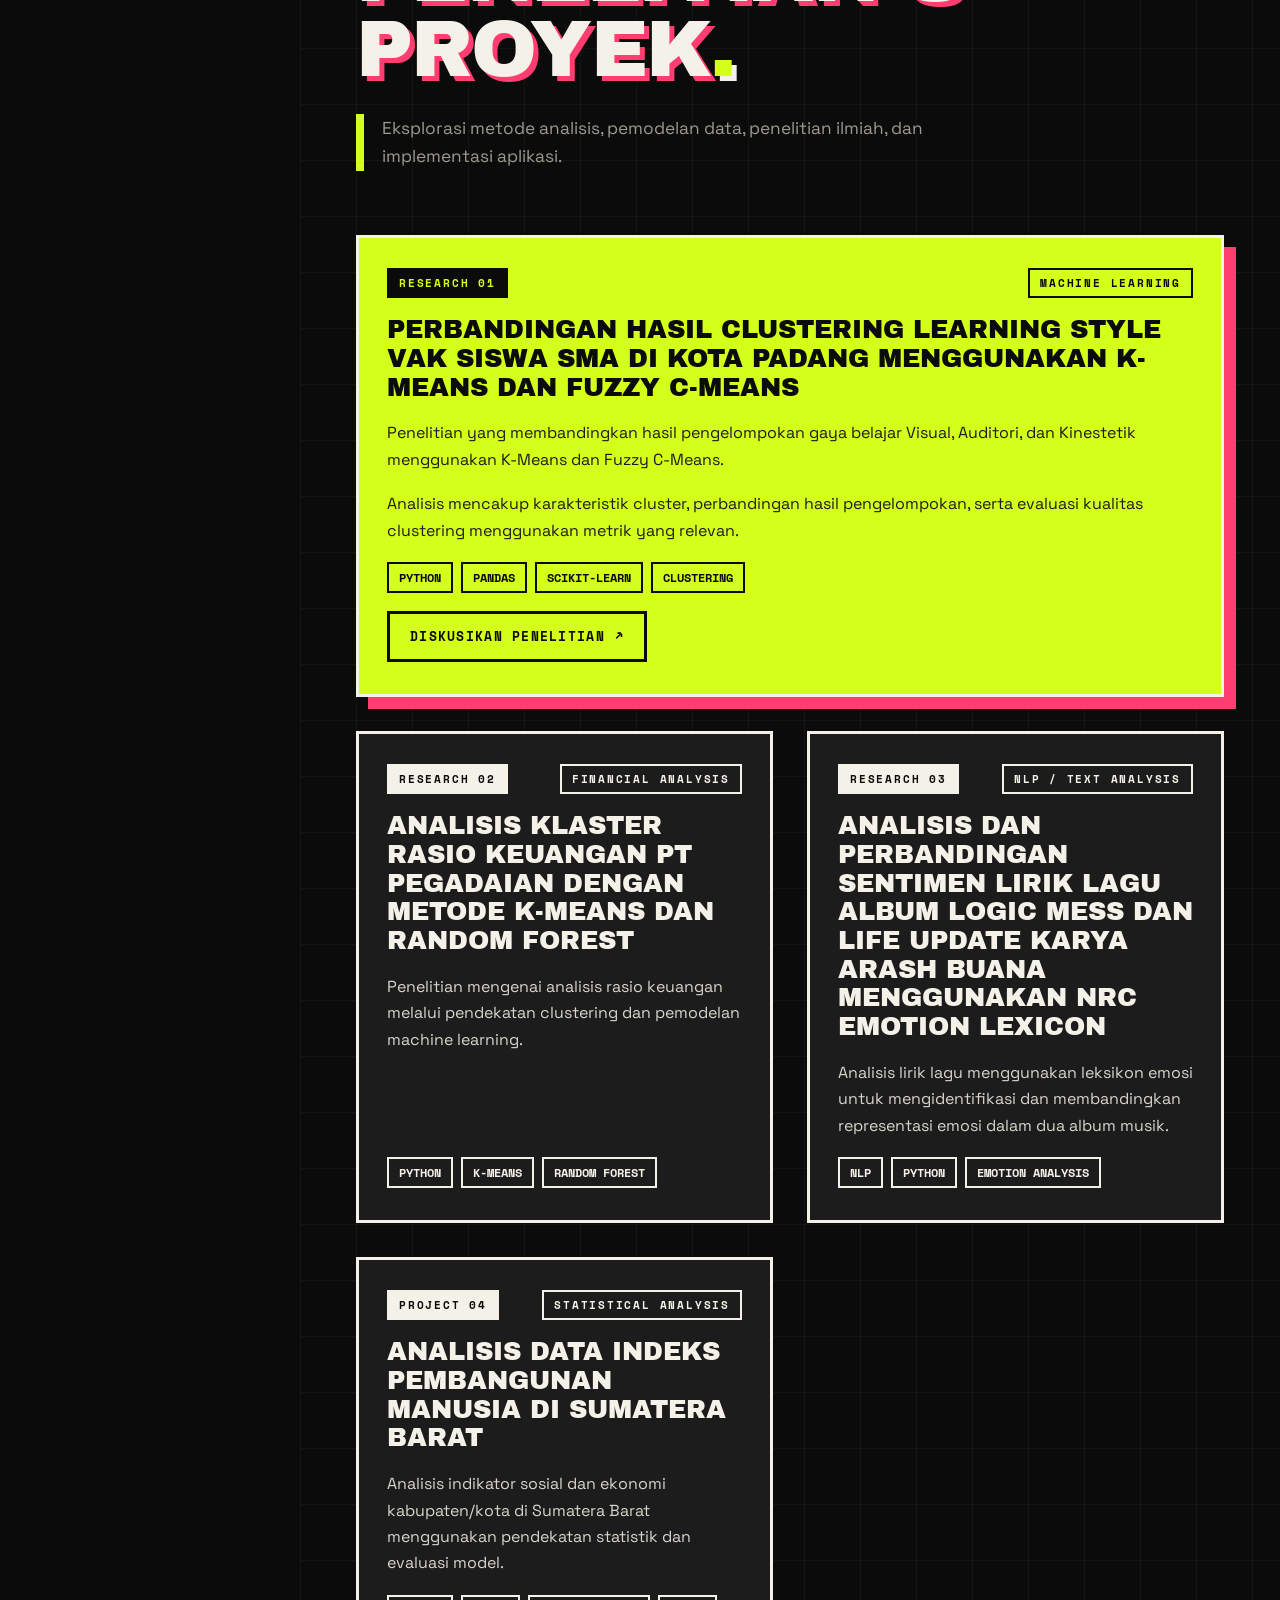
<file: template/kimi.html>
<!DOCTYPE html>
<html lang="id">

<head>
    <meta charset="UTF-8">
    <meta name="viewport" content="width=device-width, initial-scale=1.0">

    <meta name="author" content="Kimi Thora Refolino">
    <meta
        name="description"
        content="Portofolio Kimi Thora Refolino, mahasiswa Sains Data ULBI yang berfokus pada data science, machine learning, NLP, dan penelitian ilmiah."
    >
    <meta
        name="keywords"
        content="Kimi Thora Refolino, Data Science, Machine Learning, Deep Learning, NLP, Data Analysis, Scientific Research, ULBI"
    >

    <title>Kimi Thora Refolino | Data Science Portfolio</title>

    <link rel="stylesheet" href="../style/kimi.css">
</head>

<body>

    <!-- SIDEBAR NAVIGATION -->
    <aside id="sidebar">

        <div class="sidebar-header">
            <a href="../index.html" class="back-home">
                <span aria-hidden="true">&larr;</span>
                Kembali ke Beranda
            </a>

            <a href="#profil" class="brand">
                <span class="brand-mark">KT</span>

                <span class="brand-name">
                    KIMI THORA
                    <strong>REFOLINO.</strong>
                </span>
            </a>

            <p class="sidebar-description">
                Data Science Student
                <br>
                Research &amp; Technology
            </p>
        </div>

        <nav class="sidebar-navigation" aria-label="Navigasi portofolio">

            <p class="nav-label">NAVIGASI</p>

            <ul>
                <li>
                    <a href="#profil">
                        <span class="nav-number">01</span>
                        Profil
                    </a>
                </li>

                <li>
                    <a href="#tentang">
                        <span class="nav-number">02</span>
                        Tentang Saya
                    </a>
                </li>

                <li>
                    <a href="#keahlian">
                        <span class="nav-number">03</span>
                        Keahlian
                    </a>
                </li>

                <li>
                    <a href="#pendidikan">
                        <span class="nav-number">04</span>
                        Pendidikan
                    </a>
                </li>

                <li>
                    <a href="#organisasi">
                        <span class="nav-number">05</span>
                        Pengalaman Organisasi
                    </a>
                </li>

                <li>
                    <a href="#kepanitiaan">
                        <span class="nav-number">06</span>
                        Kepanitiaan
                    </a>
                </li>

                <li>
                    <a href="#prestasi">
                        <span class="nav-number">07</span>
                        Prestasi
                    </a>
                </li>

                <li>
                    <a href="#pengalaman-lainnya">
                        <span class="nav-number">08</span>
                        Pengalaman Lainnya
                    </a>
                </li>
                <li>
                    <a href="#penelitian">
                        <span class="nav-number">09</span>
                        Penelitian &amp; Proyek
                    </a>
                </li>

                <li>
                    <a href="#publikasi">
                        <span class="nav-number">10</span>
                        Publikasi
                    </a>
                </li>

                <li>
                    <a href="#kontak">
                        <span class="nav-number">11</span>
                        Kontak
                    </a>
                </li>
            </ul>

        </nav>

        <div class="sidebar-footer">
            <span class="status-indicator"></span>
            <span>OPEN TO COLLABORATION</span>

            <p>&copy; 2026 Kimi Thora Refolino</p>
        </div>

    </aside>


    <!-- MAIN CONTENT -->
    <main id="main-content">


        <!-- 01. PROFIL -->
        <section id="profil" class="section profile-section">

            <div class="section-topline">
                <span>PERSONAL PORTFOLIO</span>
                <span>DATA SCIENCE / 2026</span>
            </div>

            <div class="profile-layout">

                <div class="profile-content">

                    <p class="eyebrow">
                        HALO, SAYA KIMI THORA REFOLINO.
                    </p>

                    <h1>
                        Exploring Data.
                        <span>Building Knowledge.</span>
                        Advancing Research.
                    </h1>

                    <p class="profile-description">
                        Mahasiswa Sains Data di Universitas Logistik
                        dan Bisnis Internasional yang memiliki minat
                        pada analisis data, machine learning, deep
                        learning, natural language processing, dan
                        penelitian ilmiah.
                    </p>

                    <p class="profile-description">
                        Saya mengembangkan pengetahuan melalui
                        eksplorasi data, eksperimen metode, penulisan
                        ilmiah, serta pengembangan aplikasi berbasis
                        data.
                    </p>

                    <div class="profile-actions">
                        <a href="#penelitian" class="button button-primary">
                            Lihat Penelitian
                            <span aria-hidden="true">&nearr;</span>
                        </a>

                        <a href="#kontak" class="button button-secondary">
                            Hubungi Saya
                        </a>
                    </div>

                    <div class="profile-tags">
                        <span>DATA SCIENCE</span>
                        <span>MACHINE LEARNING</span>
                        <span>NLP</span>
                        <span>RESEARCH</span>
                    </div>

                </div>

                <div class="profile-visual">

                    <div class="profile-image-frame">

                        <span class="image-label">
                            FIG. 001 / PROFILE
                        </span>

                        <img
                            src="../assets/kimi.jpeg"
                            alt="Foto profil Kimi Thora Refolino"
                            width="400"
                        >

                        <span class="image-index">KT—2026</span>

                    </div>

                    <div class="profile-stamp">
                        <span>DATA</span>
                        <span>INTO</span>
                        <strong>INSIGHT.</strong>
                    </div>

                </div>

            </div>

            <div class="profile-bottomline">
                <span>STUDENT / RESEARCHER / DATA ENTHUSIAST</span>
                <a href="#tentang">Jelajahi profil &darr;</a>
            </div>

        </section>


        <!-- 02. TENTANG SAYA -->
        <section id="tentang" class="section">

            <div class="section-heading">
                <span class="section-number">01 / ABOUT</span>
                <h2>Tentang Saya<span>.</span></h2>
                <p>
                    Mengenal latar belakang, minat, dan arah
                    pengembangan akademik saya.
                </p>
            </div>

            <div class="about-layout">

                <div class="about-main">
                    <h3>
                        Menghubungkan data, analisis,
                        dan pengetahuan.
                    </h3>

                    <p>
                        Saya merupakan mahasiswa Program Studi
                        Sains Data, Sekolah Teknologi Informasi,
                        Universitas Logistik dan Bisnis Internasional
                        (ULBI).
                    </p>

                    <p>
                        Saya tertarik menggunakan pendekatan
                        komputasional dan statistik untuk menemukan
                        pola, memahami fenomena, menghasilkan
                        wawasan, serta mendukung pengambilan
                        keputusan berbasis data.
                    </p>

                    <p>
                        Selain mempelajari metode analisis dan
                        pemodelan, saya juga tertarik pada proses
                        penelitian ilmiah, mulai dari perumusan
                        masalah, pengolahan data, evaluasi metode,
                        hingga penulisan dan publikasi hasil penelitian.
                    </p>

                    <p>
                        Ke depannya, saya ingin terus mengembangkan
                        kompetensi teknis dan akademik serta
                        berkontribusi melalui penelitian dan
                        pengembangan solusi berbasis data.
                    </p>
                </div>

                <aside class="about-aside">
                    <p class="eyebrow">ACADEMIC PROFILE</p>

                    <div class="info-item">
                        <span>Nama</span>
                        <strong>Kimi Thora Refolino</strong>
                    </div>

                    <div class="info-item">
                        <span>Program Studi</span>
                        <strong>Sains Data</strong>
                    </div>

                    <div class="info-item">
                        <span>Institusi</span>
                        <strong>ULBI</strong>
                    </div>

                    <div class="info-item">
                        <span>Angkatan</span>
                        <strong>2025</strong>
                    </div>

                    <div class="info-item">
                        <span>Fokus Utama</span>
                        <strong>Data Science &amp; Research</strong>
                    </div>
                </aside>

            </div>

            <div class="interest-block">
                <h3>Minat Akademik dan Profesional</h3>

                <div class="interest-grid">
                    <article class="interest-card">
                        <span>01</span>
                        <h4>Data Science</h4>
                        <p>Eksplorasi, pengolahan, dan interpretasi data.</p>
                    </article>

                    <article class="interest-card">
                        <span>02</span>
                        <h4>Machine Learning</h4>
                        <p>Pemodelan prediktif dan pengenalan pola.</p>
                    </article>

                    <article class="interest-card">
                        <span>03</span>
                        <h4>Deep Learning</h4>
                        <p>Eksplorasi model jaringan saraf.</p>
                    </article>

                    <article class="interest-card">
                        <span>04</span>
                        <h4>Natural Language Processing</h4>
                        <p>Analisis teks, sentimen, dan emosi.</p>
                    </article>

                    <article class="interest-card">
                        <span>05</span>
                        <h4>Scientific Research</h4>
                        <p>Metodologi penelitian dan publikasi ilmiah.</p>
                    </article>

                    <article class="interest-card">
                        <span>06</span>
                        <h4>Data Applications</h4>
                        <p>Implementasi analisis melalui aplikasi.</p>
                    </article>
                </div>
            </div>

        </section>


        <!-- 03. KEAHLIAN -->
        <section id="keahlian" class="section">

            <div class="section-heading">
                <span class="section-number">02 / SKILLS</span>
                <h2>Keahlian &amp; Teknologi<span>.</span></h2>
                <p>
                    Teknologi, perangkat, dan metode yang dipelajari
                    atau digunakan dalam kegiatan akademik dan proyek.
                </p>
            </div>

            <div class="skills-disclaimer">
                <strong>TECH STACK</strong>
                <p>
                    Daftar berikut mencakup teknologi yang pernah
                    digunakan maupun yang sedang dipelajari.
                    Tingkat penguasaan setiap teknologi dapat berbeda.
                </p>
            </div>

            <div class="skills-grid">

                <article class="skill-card">
                    <span class="skill-index">01</span>
                    <h3>Bahasa Pemrograman</h3>
                    <ul class="skill-list">
                        <li>Python</li>
                        <li>SQL</li>
                        <li>HTML5</li>
                        <li>CSS3</li>
                        <li>JavaScript</li>
                        <li>R</li>
                    </ul>
                </article>

                <article class="skill-card">
                    <span class="skill-index">02</span>
                    <h3>Framework &amp; Platform</h3>
                    <ul class="skill-list">
                        <li>Flask</li>
                        <li>Django</li>
                        <li>FastAPI</li>
                        <li>Streamlit</li>
                        <li>Gradio</li>
                        <li>React</li>
                        <li>Next.js</li>
                        <li>Hugging Face Transformers</li>
                    </ul>
                </article>

                <article class="skill-card">
                    <span class="skill-index">03</span>
                    <h3>Library Python</h3>
                    <ul class="skill-list">
                        <li>pandas</li>
                        <li>NumPy</li>
                        <li>scikit-learn</li>
                        <li>Matplotlib</li>
                        <li>Seaborn</li>
                        <li>imbalanced-learn</li>
                        <li>NLTK</li>
                        <li>spaCy</li>
                        <li>XGBoost</li>
                    </ul>
                </article>

                <article class="skill-card">
                    <span class="skill-index">04</span>
                    <h3>Machine Learning</h3>
                    <ul class="skill-list">
                        <li>K-Means Clustering</li>
                        <li>Fuzzy C-Means</li>
                        <li>Random Forest</li>
                        <li>XGBoost</li>
                        <li>Logistic Regression</li>
                        <li>Multiple Regression</li>
                        <li>Principal Component Analysis</li>
                        <li>Gaussian Process Regression</li>
                        <li>LOOCV</li>
                    </ul>
                </article>

                <article class="skill-card">
                    <span class="skill-index">05</span>
                    <h3>Deep Learning</h3>
                    <ul class="skill-list">
                        <li>TensorFlow</li>
                        <li>PyTorch</li>
                        <li>Convolutional Neural Network</li>
                        <li>Transformer</li>
                        <li>Long Short-Term Memory</li>
                    </ul>
                </article>

                <article class="skill-card">
                    <span class="skill-index">06</span>
                    <h3>Database &amp; Backend</h3>
                    <ul class="skill-list">
                        <li>MySQL</li>
                        <li>PostgreSQL</li>
                        <li>Supabase</li>
                        <li>phpMyAdmin</li>
                        <li>XAMPP</li>
                        <li>psycopg</li>
                        <li>mysql-connector-python</li>
                    </ul>
                </article>

                <article class="skill-card">
                    <span class="skill-index">07</span>
                    <h3>Tools &amp; Development</h3>
                    <ul class="skill-list">
                        <li>Visual Studio Code</li>
                        <li>Jupyter Notebook</li>
                        <li>Google Colab</li>
                        <li>Git</li>
                        <li>GitHub</li>
                        <li>Vercel</li>
                        <li>Aiven</li>
                    </ul>
                </article>

            </div>

        </section>


        <!-- 04. PENDIDIKAN -->
        <section id="pendidikan" class="section">

            <div class="section-heading">
                <span class="section-number">03 / EDUCATION</span>
                <h2>Pendidikan<span>.</span></h2>
                <p>
                    Perjalanan pendidikan yang menjadi dasar
                    pengembangan kompetensi akademik saya.
                </p>
            </div>

            <div class="education-timeline">

                <article class="education-card">
                    <div class="education-period">
                        <span>SECONDARY EDUCATION</span>
                        <strong>[Tahun masuk] – [Tahun lulus]</strong>
                    </div>

                    <div class="education-content">
                        <p class="eyebrow">SEKOLAH MENENGAH ATAS</p>

                        <h3>SMA Negeri 1 Kota Padang</h3>

                        <p class="education-location">
                            Padang, Sumatera Barat, Indonesia
                        </p>

                        <p>
                            Menempuh pendidikan menengah dengan
                            peminatan Kesehatan dan Bisnis.
                            Pembelajaran yang relevan meliputi
                            Matematika Lanjutan, Kimia, Biologi,
                            Ekonomi, dan Kewirausahaan.
                        </p>

                        <div class="education-tags">
                            <span>Matematika</span>
                            <span>Kimia</span>
                            <span>Biologi</span>
                            <span>Ekonomi</span>
                        </div>
                    </div>
                </article>

                <article class="education-card">
                    <div class="education-period">
                        <span>HIGHER EDUCATION</span>
                        <strong>2025 – Sekarang</strong>
                    </div>

                    <div class="education-content">
                        <p class="eyebrow">PENDIDIKAN TINGGI / S1</p>

                        <h3>
                            Universitas Logistik dan Bisnis
                            Internasional (ULBI)
                        </h3>

                        <p class="education-location">
                            Sekolah Teknologi Informasi
                        </p>

                        <p>
                            Program Studi Sains Data dengan fokus
                            pembelajaran pada pemrograman, statistika,
                            pengolahan data, algoritma, basis data,
                            machine learning, dan penelitian ilmiah.
                        </p>

                        <div class="education-tags">
                            <span>Data Science</span>
                            <span>Statistics</span>
                            <span>Programming</span>
                            <span>Research</span>
                        </div>
                    </div>
                </article>

            </div>

        </section>




        <!-- 05. PENGALAMAN ORGANISASI -->
        <section id="organisasi" class="section">

            <div class="section-heading">
                <span class="section-number">05 / ORGANIZATIONS</span>
                <h2>Pengalaman Organisasi<span>.</span></h2>
                <p>
                    Pengalaman berorganisasi dalam bidang riset, kepemimpinan,
                    kesehatan remaja, komunikasi, dan seni.
                </p>
            </div>

            <div class="education-timeline">

                <article class="education-card">
                    <div class="education-period">
                        <span>PERGURUAN TINGGI</span>
                        <strong>2025 – Sekarang</strong>
                    </div>
                    <div class="education-content">
                        <p class="eyebrow">RISET DAN INOVASI</p>
                        <h3>Staff Riset dan Inovasi</h3>
                        <p class="education-location">Himpunan Mahasiswa Sains Data</p>
                        <p>Berpartisipasi dalam kegiatan dan pengembangan program yang berkaitan dengan riset serta inovasi di lingkungan mahasiswa Sains Data.</p>
                    </div>
                </article>

                <article class="education-card">
                    <div class="education-period">
                        <span>KEPEMIMPINAN</span>
                        <strong>SMA</strong>
                    </div>
                    <div class="education-content">
                        <p class="eyebrow">PMR WIRA</p>
                        <h3>Koordinator Bidang Acara</h3>
                        <p class="education-location">PMR Wira SMA Negeri 1 Padang</p>
                        <p>Mengoordinasikan perencanaan dan pelaksanaan kegiatan pada bidang acara.</p>
                        <div class="education-tags"><span>Koordinasi</span><span>Kepemimpinan</span><span>Manajemen Acara</span></div>
                    </div>
                </article>

                <article class="education-card">
                    <div class="education-period">
                        <span>ORGANISASI SEKOLAH</span>
                        <strong>SMA</strong>
                    </div>
                    <div class="education-content">
                        <p class="eyebrow">PMR WIRA</p>
                        <h3>Staff Bidang Acara</h3>
                        <p class="education-location">PMR Wira SMA Negeri 1 Padang</p>
                        <p>Mendukung persiapan dan pelaksanaan kegiatan organisasi pada bidang acara.</p>
                    </div>
                </article>

                <article class="education-card">
                    <div class="education-period">
                        <span>PEMBERDAYAAN REMAJA</span>
                        <strong>SMA</strong>
                    </div>
                    <div class="education-content">
                        <p class="eyebrow">PIK-R HISTORIA</p>
                        <h3>Konselor Sebaya</h3>
                        <p class="education-location">PIK-R Historia SMA Negeri 1 Padang</p>
                        <p>Berperan sebagai konselor sebaya dalam lingkungan organisasi remaja.</p>
                    </div>
                </article>

                <article class="education-card">
                    <div class="education-period">
                        <span>KEPEMIMPINAN</span>
                        <strong>SMA</strong>
                    </div>
                    <div class="education-content">
                        <p class="eyebrow">PIK-R HISTORIA</p>
                        <h3>Wakil Ketua</h3>
                        <p class="education-location">PIK-R Historia SMA Negeri 1 Padang</p>
                        <p>Mendukung ketua dalam koordinasi organisasi dan pelaksanaan kegiatan.</p>
                    </div>
                </article>

                <article class="education-card">
                    <div class="education-period">
                        <span>OSIS</span>
                        <strong>SMA</strong>
                    </div>
                    <div class="education-content">
                        <p class="eyebrow">BIDANG 3</p>
                        <h3>Assistant dan Sekretaris Bidang 3</h3>
                        <p class="education-location">OSIS SMA Negeri 1 Padang</p>
                        <p>Mendukung administrasi dan koordinasi Bidang 3 yang menaungi ekstrakurikuler PIK-R dan PMR.</p>
                    </div>
                </article>

                <article class="education-card">
                    <div class="education-period">
                        <span>KOMUNIKASI</span>
                        <strong>Komunitas</strong>
                    </div>
                    <div class="education-content">
                        <p class="eyebrow">NIPPON COMMUNITY</p>
                        <h3>Humas II</h3>
                        <p class="education-location">Nippon Community</p>
                        <p>Mendukung komunikasi dan penyampaian informasi dalam kegiatan komunitas.</p>
                    </div>
                </article>

                <article class="education-card">
                    <div class="education-period">
                        <span>SENI DAN BUDAYA</span>
                        <strong>Tim</strong>
                    </div>
                    <div class="education-content">
                        <p class="eyebrow">TIMPRO TARI</p>
                        <h3>Tim Profesional</h3>
                        <p class="education-location">TimPro Tari</p>
                        <p>Berpartisipasi dalam tim tari dan kegiatan seni pertunjukan.</p>
                    </div>
                </article>

            </div>
        </section>


        <!-- 06. PENGALAMAN KEPANITIAAN -->
        <section id="kepanitiaan" class="section">

            <div class="section-heading">
                <span class="section-number">06 / COMMITTEE</span>
                <h2>Pengalaman Kepanitiaan<span>.</span></h2>
                <p>
                    Keterlibatan dalam pelaksanaan kegiatan akademik,
                    organisasi, kesehatan, budaya, dan seni.
                </p>
            </div>

            <div class="education-timeline">

                <article class="education-card">
                    <div class="education-period"><span>ULBI</span><strong>2026</strong></div>
                    <div class="education-content">
                        <p class="eyebrow">PKKMB MOSAIK ULBI 2026</p>
                        <h3>Staff Medis</h3>
                        <p class="education-location">Mosaik ULBI 2026</p>
                    </div>
                </article>

                <article class="education-card">
                    <div class="education-period"><span>KEPEMIMPINAN</span><strong>2025/2026</strong></div>
                    <div class="education-content">
                        <p class="eyebrow">LATIHAN DASAR KEPEMIMPINAN</p>
                        <h3>Staff Medis</h3>
                        <p class="education-location">LDK OSIS 25/26</p>
                    </div>
                </article>

                <article class="education-card">
                    <div class="education-period"><span>RISET</span><strong>2025</strong></div>
                    <div class="education-content">
                        <p class="eyebrow">KUNJUNGAN INDUSTRI</p>
                        <h3>Staff Bidang Acara</h3>
                        <p class="education-location">Tim Riset Kunjungan Industri 25</p>
                    </div>
                </article>

                <article class="education-card">
                    <div class="education-period"><span>BUDAYA MINANGKABAU</span><strong>2025</strong></div>
                    <div class="education-content">
                        <p class="eyebrow">BALAI RASO JO PARESO</p>
                        <h3>Staff Bidang Acara</h3>
                        <p class="education-location">Balai Raso jo Pareso 2025</p>
                    </div>
                </article>

                <article class="education-card">
                    <div class="education-period"><span>SENI DAN BUDAYA</span><strong>SMAN 1 PADANG</strong></div>
                    <div class="education-content">
                        <p class="eyebrow">BUNKASAI SMANSA</p>
                        <h3>Koordinator Bidang Acara</h3>
                        <p class="education-location">Bunkasai SMANSA</p>
                    </div>
                </article>

                <article class="education-card">
                    <div class="education-period"><span>ORGANISASI SEKOLAH</span><strong>SMA</strong></div>
                    <div class="education-content">
                        <p class="eyebrow">PELANTIKAN BIDANG 10</p>
                        <h3>Staff Bidang Acara</h3>
                        <p class="education-location">Bidang 10 — ekstrakurikuler klub Inggris, Jepang, dan Jerman</p>
                    </div>
                </article>

                <article class="education-card">
                    <div class="education-period"><span>KESEHATAN</span><strong>SMA</strong></div>
                    <div class="education-content">
                        <p class="eyebrow">SMANSA MEDICAL CHECK UP DAY</p>
                        <h3>Staff Perlengkapan</h3>
                        <p class="education-location">Smansa Medical Check Up Day (SMCUD)</p>
                    </div>
                </article>

                <article class="education-card">
                    <div class="education-period"><span>KESEHATAN REMAJA</span><strong>SMA</strong></div>
                    <div class="education-content">
                        <p class="eyebrow">RED CROSS CHAMPIONSHIP</p>
                        <h3>Staff Perlengkapan</h3>
                        <p class="education-location">Smansa Redcross Championship</p>
                    </div>
                </article>

                <article class="education-card">
                    <div class="education-period"><span>KETUA PELAKSANA</span><strong>PMR WIRA</strong></div>
                    <div class="education-content">
                        <p class="eyebrow">PELANTIKAN</p>
                        <h3>Ketua Pelaksana</h3>
                        <p class="education-location">Pelantikan Scarf PMR Wira SMA Negeri 1 Padang</p>
                    </div>
                </article>

                <article class="education-card">
                    <div class="education-period"><span>KETUA PELAKSANA</span><strong>PMR WIRA</strong></div>
                    <div class="education-content">
                        <p class="eyebrow">KEGIATAN SOSIAL</p>
                        <h3>Ketua Pelaksana</h3>
                        <p class="education-location">Buka Bersama Keluarga Besar PMR Wira SMA Negeri 1 Padang</p>
                    </div>
                </article>

                <article class="education-card">
                    <div class="education-period"><span>KETUA PELAKSANA</span><strong>PMR WIRA</strong></div>
                    <div class="education-content">
                        <p class="eyebrow">ANNIVERSARY</p>
                        <h3>Ketua Pelaksana</h3>
                        <p class="education-location">Anniversary 2nd Year Angkatan 16 Kembali PMR Wira</p>
                    </div>
                </article>

            </div>
        </section>


        <!-- 07. PRESTASI -->
        <section id="prestasi" class="section">

            <div class="section-heading">
                <span class="section-number">07 / ACHIEVEMENTS</span>
                <h2>Prestasi<span>.</span></h2>
                <p>
                    Pencapaian dalam kompetisi keterampilan kepalangmerahan
                    serta kompetisi tari dan seni pertunjukan.
                </p>
            </div>

            <div class="skills-grid">

                <article class="skill-card">
                    <span class="skill-index">01</span>
                    <h3>Juara II</h3>
                    <p>Lomba Pasang Tandu Tutup Mata SMA 16</p>
                </article>

                <article class="skill-card">
                    <span class="skill-index">02</span>
                    <h3>Juara Harapan I</h3>
                    <p>Lomba Pasang Tandu Tutup Mata ReChamp</p>
                </article>

                <article class="skill-card">
                    <span class="skill-index">03</span>
                    <h3>Juara I</h3>
                    <p>Dance Competition Group Mika 24</p>
                </article>

                <article class="skill-card">
                    <span class="skill-index">04</span>
                    <h3>Juara III</h3>
                    <p>Dance Competition Solo Group Mika 24</p>
                </article>

                <article class="skill-card">
                    <span class="skill-index">05</span>
                    <h3>Juara I</h3>
                    <p>Dance Competition Group Mika 25</p>
                </article>

                <article class="skill-card">
                    <span class="skill-index">06</span>
                    <h3>Juara I</h3>
                    <p>Dance Competition Solo Mika 25</p>
                </article>

                <article class="skill-card">
                    <span class="skill-index">07</span>
                    <h3>Juara III</h3>
                    <p>Tari Pendidikan UNP 25</p>
                </article>

                <article class="skill-card">
                    <span class="skill-index">08</span>
                    <h3>Juara II</h3>
                    <p>Dance Competition Solo Bunkasai UBH 23</p>
                </article>

                <article class="skill-card">
                    <span class="skill-index">09</span>
                    <h3>Juara III</h3>
                    <p>Dance Competition Group Bunkasai UNP 23</p>
                </article>

                <article class="skill-card">
                    <span class="skill-index">10</span>
                    <h3>Juara III</h3>
                    <p>Dance Competition Group Bunkasai UNP 25</p>
                </article>

            </div>
        </section>


        <!-- 08. PENGALAMAN LAINNYA -->
        <section id="pengalaman-lainnya" class="section">

            <div class="section-heading">
                <span class="section-number">08 / OTHER EXPERIENCE</span>
                <h2>Pengalaman Lainnya<span>.</span></h2>
                <p>
                    Pengalaman pendukung dalam kegiatan laboratorium
                    kimia dan akuntansi.
                </p>
            </div>

            <div class="education-timeline">

                <article class="education-card">
                    <div class="education-period">
                        <span>TAHUN AJARAN</span>
                        <strong>2023/2024</strong>
                    </div>
                    <div class="education-content">
                        <p class="eyebrow">ASISTEN LABORATORIUM</p>
                        <h3>Asisten Laboratorium Kimia</h3>
                        <p class="education-location">Tahun Ajaran 2023/2024</p>
                    </div>
                </article>

                <article class="education-card">
                    <div class="education-period">
                        <span>TAHUN AJARAN</span>
                        <strong>2024/2025</strong>
                    </div>
                    <div class="education-content">
                        <p class="eyebrow">ASISTEN LABORATORIUM</p>
                        <h3>Asisten Laboratorium Kimia</h3>
                        <p class="education-location">Tahun Ajaran 2024/2025</p>
                    </div>
                </article>

                <article class="education-card">
                    <div class="education-period">
                        <span>TAHUN AJARAN</span>
                        <strong>2024/2025</strong>
                    </div>
                    <div class="education-content">
                        <p class="eyebrow">ASISTEN LABORATORIUM</p>
                        <h3>Asisten Laboratorium Akuntansi</h3>
                        <p class="education-location">Tahun Ajaran 2024/2025</p>
                    </div>
                </article>

            </div>
        </section>

        <!-- 09. PENELITIAN DAN PROYEK -->
        <section id="penelitian" class="section">

            <div class="section-heading">
                <span class="section-number">04 / RESEARCH</span>
                <h2>Penelitian &amp; Proyek<span>.</span></h2>
                <p>
                    Eksplorasi metode analisis, pemodelan data,
                    penelitian ilmiah, dan implementasi aplikasi.
                </p>
            </div>

            <div class="project-grid">

                <article class="project-card project-featured">
                    <div class="project-meta">
                        <span>RESEARCH 01</span>
                        <span>MACHINE LEARNING</span>
                    </div>

                    <h3>
                        Perbandingan Hasil Clustering Learning
                        Style VAK Siswa SMA di Kota Padang
                        Menggunakan K-Means dan Fuzzy C-Means
                    </h3>

                    <p>
                        Penelitian yang membandingkan hasil
                        pengelompokan gaya belajar Visual, Auditori,
                        dan Kinestetik menggunakan K-Means dan
                        Fuzzy C-Means.
                    </p>

                    <p>
                        Analisis mencakup karakteristik cluster,
                        perbandingan hasil pengelompokan, serta
                        evaluasi kualitas clustering menggunakan
                        metrik yang relevan.
                    </p>

                    <div class="project-tags">
                        <span>Python</span>
                        <span>pandas</span>
                        <span>scikit-learn</span>
                        <span>Clustering</span>
                    </div>

                    <a href="#kontak" class="project-link">
                        Diskusikan penelitian
                        <span aria-hidden="true">&nearr;</span>
                    </a>
                </article>


                <article class="project-card">
                    <div class="project-meta">
                        <span>RESEARCH 02</span>
                        <span>FINANCIAL ANALYSIS</span>
                    </div>

                    <h3>
                        Analisis Klaster Rasio Keuangan
                        PT Pegadaian dengan Metode K-Means
                        dan Random Forest
                    </h3>

                    <p>
                        Penelitian mengenai analisis rasio keuangan
                        melalui pendekatan clustering dan pemodelan
                        machine learning.
                    </p>

                    <div class="project-tags">
                        <span>Python</span>
                        <span>K-Means</span>
                        <span>Random Forest</span>
                    </div>
                </article>


                <article class="project-card">
                    <div class="project-meta">
                        <span>RESEARCH 03</span>
                        <span>NLP / TEXT ANALYSIS</span>
                    </div>

                    <h3>
                        Analisis dan Perbandingan Sentimen Lirik
                        Lagu Album Logic Mess dan Life Update
                        Karya Arash Buana Menggunakan NRC Emotion Lexicon
                    </h3>

                    <p>
                        Analisis lirik lagu menggunakan leksikon
                        emosi untuk mengidentifikasi dan
                        membandingkan representasi emosi dalam
                        dua album musik.
                    </p>

                    <div class="project-tags">
                        <span>NLP</span>
                        <span>Python</span>
                        <span>Emotion Analysis</span>
                    </div>
                </article>


                <article class="project-card">
                    <div class="project-meta">
                        <span>PROJECT 04</span>
                        <span>STATISTICAL ANALYSIS</span>
                    </div>

                    <h3>
                        Analisis Data Indeks Pembangunan Manusia
                        di Sumatera Barat
                    </h3>

                    <p>
                        Analisis indikator sosial dan ekonomi
                        kabupaten/kota di Sumatera Barat menggunakan
                        pendekatan statistik dan evaluasi model.
                    </p>

                    <div class="project-tags">
                        <span>pandas</span>
                        <span>NumPy</span>
                        <span>StandardScaler</span>
                        <span>LOOCV</span>
                    </div>
                </article>


                <article class="project-card project-wide">
                    <div class="project-meta">
                        <span>APPLICATION 05</span>
                        <span>WEB DEVELOPMENT / ML</span>
                    </div>

                    <h3>Sistem Pemetaan Learning Style VAK</h3>

                    <p>
                        Pengembangan aplikasi berbasis web untuk
                        mendukung pengolahan jawaban siswa dan
                        pemetaan gaya belajar menggunakan model
                        clustering.
                    </p>

                    <div class="project-tags">
                        <span>Python</span>
                        <span>Flask</span>
                        <span>HTML</span>
                        <span>CSS</span>
                        <span>JavaScript</span>
                        <span>MySQL</span>
                    </div>

                    <a
                        href="https://github.com/kimithora/VAKSistem"
                        class="project-link"
                        target="_blank"
                        rel="noopener noreferrer"
                    >
                        Lihat repositori GitHub
                        <span aria-hidden="true">&nearr;</span>
                    </a>
                </article>

            </div>

        </section>


        <!-- 10. PUBLIKASI ILMIAH -->
        <section id="publikasi" class="section">

            <div class="section-heading">
                <span class="section-number">05 / PUBLICATIONS</span>
                <h2>Publikasi Ilmiah<span>.</span></h2>
                <p>
                    Karya ilmiah yang menjadi bagian dari perjalanan
                    penelitian dan pengembangan akademik.
                </p>
            </div>

            <div class="publication-list">

                <article class="publication-card">
                    <div class="publication-number">01</div>

                    <div class="publication-content">
                        <span class="publication-type">
                            JOURNAL ARTICLE / JUNI 2026
                        </span>

                        <h3>
                            Analisis Klaster Rasio Keuangan
                            PT Pegadaian dengan Metode K-Means
                            dan Random Forest
                        </h3>

                        <p class="publication-authors">
                            Kimi Thora Refolino, Woro Isti Rahayu
                        </p>

                        <p>
                            <strong>Jurnal:</strong> Jurnal Competitive
                        </p>

                        <p>
                            <strong>Penerbit:</strong> ULBI
                        </p>

                        <p>
                            <strong>Topik:</strong> Rasio keuangan,
                            clustering, dan machine learning.
                        </p>

                        <a
                            href="#"
                            class="publication-link"
                            aria-label="Tautan artikel pertama belum tersedia"
                        >
                            Tautan artikel belum ditambahkan
                            <span aria-hidden="true">&nearr;</span>
                        </a>
                    </div>

                    <span class="publication-year">2026</span>
                </article>


                <article class="publication-card">
                    <div class="publication-number">02</div>

                    <div class="publication-content">
                        <span class="publication-type">
                            JOURNAL ARTICLE / SEPTEMBER 2026
                        </span>

                        <h3>
                            Analisis dan Perbandingan Sentimen
                            Lirik Lagu pada Album Logic Mess dan
                            Life Update Karya Arash Buana
                            Menggunakan NRC Emotion Lexicon
                        </h3>

                        <p class="publication-authors">
                            Kimi Thora Refolino, James Aldo
                            Parlindungan, Woro Isti Rahayu
                        </p>

                        <p>
                            <strong>Jurnal:</strong> JIMIK
                        </p>

                        <p>
                            <strong>Penerbit:</strong>
                            LPPM STMIK Indonesia Banda Aceh
                        </p>

                        <p>
                            <strong>Topik:</strong> NLP, analisis
                            sentimen, dan representasi emosi berbasis
                            leksikon.
                        </p>

                        <a
                            href="#"
                            class="publication-link"
                            aria-label="Tautan artikel kedua belum tersedia"
                        >
                            Tautan artikel belum ditambahkan
                            <span aria-hidden="true">&nearr;</span>
                        </a>
                    </div>

                    <span class="publication-year">2026</span>
                </article>

            </div>

            <p class="publication-note">
                Catatan: Ganti tautan artikel dengan URL publikasi
                yang sebenarnya setelah tersedia.
            </p>

        </section>


        <!-- 11. KONTAK DAN KOLABORASI -->
        <section id="kontak" class="section contact-section">

            <div class="section-heading">
                <span class="section-number">06 / CONTACT</span>
                <h2>Mari Berkolaborasi<span>.</span></h2>
                <p>
                    Terbuka untuk diskusi akademik, penelitian,
                    analisis data, dan pengembangan proyek.
                </p>
            </div>

            <div class="contact-layout">

                <div class="contact-message">
                    <h3>
                        Mari mengubah ide menjadi penelitian,
                        data menjadi wawasan, dan kolaborasi
                        menjadi karya yang bermanfaat.
                    </h3>

                    <p>
                        Saya terbuka untuk bertukar pikiran,
                        berdiskusi mengenai penelitian ilmiah,
                        mengeksplorasi metode analisis data, serta
                        mengembangkan solusi berbasis Sains Data.
                    </p>

                    <a
                        href="mailto:kimithora995@gmail.com"
                        class="button button-primary"
                    >
                        Kirim Email
                        <span aria-hidden="true">&nearr;</span>
                    </a>
                </div>

                <div class="contact-links">

                    <a
                        href="mailto:kimithora995@gmail.com"
                        class="contact-item"
                    >
                        <span class="contact-label">EMAIL</span>
                        <strong>kimithora995@gmail.com</strong>
                        <span aria-hidden="true">&nearr;</span>
                    </a>

                    <a
                        href="https://github.com/kimithora"
                        class="contact-item"
                        target="_blank"
                        rel="noopener noreferrer"
                    >
                        <span class="contact-label">GITHUB</span>
                        <strong>github.com/kimithora</strong>
                        <span aria-hidden="true">&nearr;</span>
                    </a>

                    <a
                        href="https://www.linkedin.com/"
                        class="contact-item"
                        target="_blank"
                        rel="noopener noreferrer"
                    >
                        <span class="contact-label">LINKEDIN</span>
                        <strong>Profil LinkedIn</strong>
                        <span aria-hidden="true">&nearr;</span>
                    </a>

                    <a
                        href="https://www.instagram.com/"
                        class="contact-item"
                        target="_blank"
                        rel="noopener noreferrer"
                    >
                        <span class="contact-label">INSTAGRAM</span>
                        <strong>Profil Instagram</strong>
                        <span aria-hidden="true">&nearr;</span>
                    </a>

                    <a
                        href="https://orcid.org/"
                        class="contact-item"
                        target="_blank"
                        rel="noopener noreferrer"
                    >
                        <span class="contact-label">ORCID</span>
                        <strong>Profil ORCID</strong>
                        <span aria-hidden="true">&nearr;</span>
                    </a>

                </div>

            </div>

        </section>



        <!-- FOOTER -->
        <footer id="footer">

            <div class="footer-main">
                <a href="#profil" class="footer-brand">
                    KIMI THORA REFOLINO<span>.</span>
                </a>

                <p>
                    Data Science · Machine Learning · NLP · Research
                </p>

                <a href="../index.html" class="footer-home">
                    &larr; Kembali ke halaman utama
                </a>
            </div>

            <div class="footer-bottom">
                <span>
                    &copy; 2026 Kimi Thora Refolino.
                    Seluruh hak cipta dilindungi.
                </span>

                <a href="#profil">Kembali ke atas &uarr;</a>
            </div>

        </footer>

    </main>
<script src="../script/mainkimi.js"></script>
</body>
</html>
</file>
<file: style/global.css>
/* ============================================================
   WEB BIOGRAFIS - BRUTALISM LIGHT THEME
   Maximal, Nyentrik, tapi Tetap Readable
   ============================================================ */

/* ============================================================
   1. CSS VARIABLES & ROOT
   ============================================================ */
:root {
    /* ===== LIGHT THEME BRUTALIST PALETTE ===== */
    --bg-primary: #FAFAFA;
    --bg-secondary: #F0F0F0;
    --bg-tertiary: #E8E8E8;
    --bg-card: #FFFFFF;
    --bg-inverted: #111111;

    /* ===== TEXT COLORS ===== */
    --text-primary: #111111;
    --text-secondary: #444444;
    --text-muted: #888888;
    --text-inverted: #FFFFFF;

    /* ===== BRUTALIST ACCENT COLORS ===== */
    --accent-yellow: #F5FF00;
    --accent-yellow-dark: #D4E000;
    --accent-blue: #244BFF;
    --accent-blue-dark: #1A3ACC;
    --accent-red: #FF4B35;
    --accent-red-dark: #E03A25;
    --accent-pink: #FF00FF;
    --accent-cyan: #00F0FF;
    --accent-lime: #BFFF00;
    --accent-orange: #FF6B00;
    --accent-purple: #8338EC;

    /* ===== BORDER SYSTEM ===== */
    --border-thick: 4px solid var(--text-primary);
    --border-medium: 3px solid var(--text-primary);
    --border-thin: 2px solid var(--text-primary);
    --border-hairline: 1px solid var(--text-muted);

    /* ===== SHADOW SYSTEM - BRUTALIST HARD SHADOWS ===== */
    --shadow-sm: 4px 4px 0 var(--text-primary);
    --shadow-md: 6px 6px 0 var(--text-primary);
    --shadow-lg: 8px 8px 0 var(--text-primary);
    --shadow-xl: 12px 12px 0 var(--text-primary);
    --shadow-xxl: 16px 16px 0 var(--text-primary);

    /* ===== COLORED SHADOWS ===== */
    --shadow-yellow: 8px 8px 0 var(--accent-yellow);
    --shadow-yellow-sm: 4px 4px 0 var(--accent-yellow);
    --shadow-blue: 8px 8px 0 var(--accent-blue);
    --shadow-blue-sm: 4px 4px 0 var(--accent-blue);
    --shadow-red: 8px 8px 0 var(--accent-red);
    --shadow-red-sm: 4px 4px 0 var(--accent-red);
    --shadow-pink: 8px 8px 0 var(--accent-pink);
    --shadow-cyan: 8px 8px 0 var(--accent-cyan);
    --shadow-lime: 8px 8px 0 var(--accent-lime);
    --shadow-orange: 8px 8px 0 var(--accent-orange);
    --shadow-purple: 8px 8px 0 var(--accent-purple);

    /* ===== HOVER SHADOWS (Offset reduction) ===== */
    --shadow-hover-sm: 2px 2px 0 var(--text-primary);
    --shadow-hover-md: 3px 3px 0 var(--text-primary);
    --shadow-hover-lg: 4px 4px 0 var(--text-primary);

    /* ===== TYPOGRAPHY ===== */
    --font-heading: 'Archivo Black', 'Arial Black', 'Helvetica Neue', sans-serif;
    --font-body: 'Space Grotesk', 'Inter', 'Segoe UI', sans-serif;
    --font-mono: 'JetBrains Mono', 'Fira Code', 'Courier New', monospace;
    --font-brutal: 'Impact', 'Arial Black', sans-serif;

    /* ===== FONT SIZES ===== */
    --text-xs: 0.75rem;
    --text-sm: 0.875rem;
    --text-base: 1rem;
    --text-lg: 1.125rem;
    --text-xl: 1.25rem;
    --text-2xl: 1.5rem;
    --text-3xl: 2rem;
    --text-4xl: 2.5rem;
    --text-5xl: 3.5rem;
    --text-6xl: 5rem;
    --text-hero: clamp(3rem, 10vw, 8rem);

    /* ===== SPACING ===== */
    --space-3xs: 0.25rem;
    --space-2xs: 0.5rem;
    --space-xs: 0.75rem;
    --space-sm: 1rem;
    --space-md: 1.5rem;
    --space-lg: 2rem;
    --space-xl: 3rem;
    --space-2xl: 4rem;
    --space-3xl: 6rem;
    --space-4xl: 8rem;

    /* ===== LAYOUT ===== */
    --container-max: 1400px;
    --container-wide: 1600px;
    --header-height: 80px;

    /* ===== TRANSITIONS ===== */
    --transition-fast: 0.15s ease;
    --transition-base: 0.25s ease;
    --transition-slow: 0.4s ease;
    --transition-bounce: 0.3s cubic-bezier(0.34, 1.56, 0.64, 1);

    /* ===== Z-INDEX ===== */
    --z-header: 1000;
    --z-dropdown: 1001;
    --z-modal: 1002;
    --z-tooltip: 1003;
}

/* ============================================================
   2. RESET & BASE STYLES
   ============================================================ */
*,
*::before,
*::after {
    margin: 0;
    padding: 0;
    box-sizing: border-box;
}

html {
    scroll-behavior: smooth;
    scroll-padding-top: calc(var(--header-height) + 20px);
    font-size: 16px;
    overflow-x: hidden;
}

body {
    font-family: var(--font-body);
    font-size: var(--text-base);
    line-height: 1.6;
    color: var(--text-primary);
    background-color: var(--bg-primary);
    background-image: 
        linear-gradient(rgba(17, 17, 17, 0.04) 1px, transparent 1px),
        linear-gradient(90deg, rgba(17, 17, 17, 0.04) 1px, transparent 1px);
    background-size: 60px 60px;
    overflow-x: hidden;
    min-height: 100vh;
}

/* ===== CUSTOM SCROLLBAR ===== */
::-webkit-scrollbar {
    width: 16px;
    height: 16px;
}

::-webkit-scrollbar-track {
    background: var(--bg-secondary);
    border-left: var(--border-medium);
}

::-webkit-scrollbar-thumb {
    background: var(--accent-yellow);
    border: 3px solid var(--text-primary);
    box-shadow: inset 0 0 0 2px var(--bg-primary);
}

::-webkit-scrollbar-thumb:hover {
    background: var(--accent-blue);
}

::-webkit-scrollbar-corner {
    background: var(--bg-secondary);
}

/* ===== SELECTION ===== */
::selection {
    background: var(--accent-yellow);
    color: var(--text-primary);
    text-shadow: 1px 1px 0 rgba(17, 17, 17, 0.2);
}

::-moz-selection {
    background: var(--accent-yellow);
    color: var(--text-primary);
}

/* ===== FOCUS STYLES ===== */
:focus {
    outline: none;
}

:focus-visible {
    outline: 4px solid var(--accent-blue);
    outline-offset: 4px;
    box-shadow: 0 0 0 8px rgba(36, 75, 255, 0.2);
}

/* ============================================================
   3. TYPOGRAPHY
   ============================================================ */
h1, h2, h3, h4, h5, h6 {
    font-family: var(--font-heading);
    font-weight: 900;
    line-height: 1.1;
    text-transform: uppercase;
    letter-spacing: -0.02em;
}

h1 {
    font-size: var(--text-hero);
    line-height: 0.9;
}

h2 {
    font-size: clamp(2rem, 6vw, 4rem);
    line-height: 0.95;
}

h3 {
    font-size: var(--text-2xl);
}

h4 {
    font-size: var(--text-xl);
}

p {
    margin-bottom: var(--space-sm);
    color: var(--text-secondary);
}

a {
    color: var(--text-primary);
    text-decoration: none;
    transition: all var(--transition-fast);
}

ul, ol {
    list-style: none;
}

img {
    max-width: 100%;
    height: auto;
    display: block;
}

button {
    cursor: pointer;
    font-family: inherit;
    border: none;
    background: none;
}

/* ============================================================
   4. UTILITY CLASSES
   ============================================================ */
.container {
    max-width: var(--container-max);
    margin: 0 auto;
    padding: 0 var(--space-lg);
}

.container-wide {
    max-width: var(--container-wide);
    margin: 0 auto;
    padding: 0 var(--space-lg);
}

.text-yellow { color: var(--accent-yellow-dark); }
.text-blue { color: var(--accent-blue); }
.text-red { color: var(--accent-red); }
.text-pink { color: var(--accent-pink); }
.text-cyan { color: var(--accent-cyan); }

.bg-yellow { background: var(--accent-yellow); }
.bg-blue { background: var(--accent-blue); }
.bg-red { background: var(--accent-red); }
.bg-black { background: var(--text-primary); color: var(--text-inverted); }

.eyebrow {
    font-family: var(--font-mono);
    font-size: var(--text-xs);
    font-weight: 700;
    text-transform: uppercase;
    letter-spacing: 0.2em;
    color: var(--accent-blue);
    margin-bottom: var(--space-md);
    display: inline-flex;
    align-items: center;
    gap: var(--space-xs);
}

.eyebrow::before {
    content: '';
    display: inline-block;
    width: 30px;
    height: 3px;
    background: var(--accent-blue);
}

/* ============================================================
   5. HEADER & NAVIGATION
   ============================================================ */
#header {
    position: fixed;
    top: 0;
    left: 0;
    right: 0;
    height: var(--header-height);
    background: var(--bg-primary);
    border-bottom: var(--border-thick);
    z-index: var(--z-header);
    display: flex;
    align-items: center;
}

#header::after {
    content: '';
    position: absolute;
    bottom: -8px;
    left: 0;
    right: 0;
    height: 4px;
    background: repeating-linear-gradient(
        90deg,
        var(--accent-yellow) 0px,
        var(--accent-yellow) 20px,
        transparent 20px,
        transparent 40px
    );
}

#header nav {
    width: 100%;
    max-width: var(--container-wide);
    margin: 0 auto;
    padding: 0 var(--space-lg);
    display: flex;
    align-items: center;
    justify-content: space-between;
    gap: var(--space-lg);
}

/* ===== BRAND LOGO ===== */
.brand {
    font-family: var(--font-heading);
    font-size: var(--text-xl);
    font-weight: 900;
    text-transform: uppercase;
    letter-spacing: -0.02em;
    color: var(--text-primary);
    display: flex;
    align-items: center;
    gap: var(--space-2xs);
    padding: var(--space-xs) var(--space-sm);
    border: var(--border-medium);
    background: var(--bg-card);
    box-shadow: var(--shadow-yellow-sm);
    transition: all var(--transition-fast);
}

.brand span {
    color: var(--accent-blue);
}

.brand:hover {
    transform: translate(-2px, -2px);
    box-shadow: var(--shadow-yellow);
    background: var(--accent-yellow);
}

.brand:hover span {
    color: var(--text-primary);
}

/* ===== NAV MENU ===== */
.nav-menu {
    display: flex;
    align-items: center;
    gap: var(--space-xs);
}

.nav-menu > li > a,
.nav-menu > li > details > summary {
    font-family: var(--font-body);
    font-size: var(--text-sm);
    font-weight: 700;
    text-transform: uppercase;
    letter-spacing: 0.05em;
    color: var(--text-primary);
    padding: var(--space-xs) var(--space-sm);
    border: 2px solid transparent;
    transition: all var(--transition-fast);
    cursor: pointer;
    list-style: none;
    position: relative;
}

.nav-menu > li > a:hover,
.nav-menu > li > details > summary:hover {
    background: var(--accent-yellow);
    border-color: var(--text-primary);
    box-shadow: var(--shadow-sm);
    transform: translate(-2px, -2px);
}

.nav-menu > li > a:active,
.nav-menu > li > details > summary:active {
    transform: translate(0, 0);
    box-shadow: 1px 1px 0 var(--text-primary);
}

/* ===== DROPDOWN ===== */
.nav-dropdown {
    position: relative;
}

.nav-dropdown details {
    position: relative;
}

.nav-dropdown summary::-webkit-details-marker {
    display: none;
}

.nav-dropdown summary::after {
    content: '▼';
    font-size: 0.6em;
    margin-left: var(--space-2xs);
    transition: transform var(--transition-fast);
}

.nav-dropdown details[open] summary::after {
    transform: rotate(180deg);
}

.nav-dropdown-menu {
    position: absolute;
    top: calc(100% + 10px);
    right: 0;
    min-width: 200px;
    background: var(--bg-card);
    border: var(--border-medium);
    box-shadow: var(--shadow-lg);
    padding: var(--space-xs);
    z-index: var(--z-dropdown);
}

.nav-dropdown-menu li {
    margin-bottom: var(--space-2xs);
}

.nav-dropdown-menu li:last-child {
    margin-bottom: 0;
}

.nav-dropdown-menu a {
    display: block;
    padding: var(--space-xs) var(--space-sm);
    font-size: var(--text-sm);
    font-weight: 600;
    text-transform: uppercase;
    color: var(--text-primary);
    border: 2px solid transparent;
    transition: all var(--transition-fast);
}

.nav-dropdown-menu a:hover {
    background: var(--accent-blue);
    color: var(--text-inverted);
    border-color: var(--text-primary);
    transform: translateX(4px);
}

/* ============================================================
   6. HERO SECTION
   ============================================================ */
.hero {
    min-height: 100vh;
    padding-top: calc(var(--header-height) + var(--space-3xl));
    padding-bottom: var(--space-3xl);
    display: grid;
    grid-template-columns: 1fr 1fr;
    gap: var(--space-3xl);
    align-items: center;
    max-width: var(--container-wide);
    margin: 0 auto;
    padding-left: var(--space-lg);
    padding-right: var(--space-lg);
    position: relative;
}

.hero::before {
    content: 'W/B';
    position: absolute;
    top: 50%;
    left: 50%;
    transform: translate(-50%, -50%);
    font-family: var(--font-heading);
    font-size: 30vw;
    color: rgba(17, 17, 17, 0.03);
    pointer-events: none;
    z-index: -1;
}

/* ===== HERO CONTENT ===== */
.hero-content {
    position: relative;
}

.hero-content .eyebrow {
    background: var(--accent-yellow);
    padding: var(--space-xs) var(--space-sm);
    border: var(--border-medium);
    box-shadow: var(--shadow-sm);
}

.hero-content h1 {
    margin-bottom: var(--space-lg);
    color: var(--text-primary);
}

.hero-content h1 span {
    color: var(--accent-blue);
    position: relative;
    display: inline-block;
}

.hero-content h1 span::after {
    content: '';
    position: absolute;
    bottom: 10px;
    left: 0;
    right: 0;
    height: 12px;
    background: var(--accent-yellow);
    z-index: -1;
}

.hero-description {
    font-size: var(--text-lg);
    line-height: 1.7;
    color: var(--text-secondary);
    max-width: 500px;
    margin-bottom: var(--space-xl);
    padding-left: var(--space-md);
    border-left: 4px solid var(--accent-yellow);
}

/* ===== HERO ACTIONS ===== */
.hero-actions {
    display: flex;
    gap: var(--space-md);
    flex-wrap: wrap;
}

.button-primary,
.button-secondary {
    font-family: var(--font-heading);
    font-size: var(--text-sm);
    font-weight: 900;
    text-transform: uppercase;
    letter-spacing: 0.05em;
    padding: var(--space-sm) var(--space-lg);
    border: var(--border-medium);
    cursor: pointer;
    transition: all var(--transition-fast);
    display: inline-flex;
    align-items: center;
    gap: var(--space-xs);
    position: relative;
    overflow: hidden;
}

.button-primary {
    background: var(--accent-yellow);
    color: var(--text-primary);
    box-shadow: var(--shadow-lg);
}

.button-primary::before {
    content: '';
    position: absolute;
    top: 0;
    left: -100%;
    width: 100%;
    height: 100%;
    background: linear-gradient(
        90deg,
        transparent,
        rgba(255, 255, 255, 0.4),
        transparent
    );
    transition: left var(--transition-slow);
}

.button-primary:hover::before {
    left: 100%;
}

.button-primary:hover {
    transform: translate(-4px, -4px);
    box-shadow: var(--shadow-xl);
    background: var(--accent-yellow-dark);
}

.button-primary:active {
    transform: translate(0, 0);
    box-shadow: var(--shadow-sm);
}

.button-secondary {
    background: var(--bg-card);
    color: var(--text-primary);
    box-shadow: var(--shadow-blue);
}

.button-secondary:hover {
    transform: translate(-4px, -4px);
    box-shadow: 12px 12px 0 var(--accent-blue);
    background: var(--accent-blue);
    color: var(--text-inverted);
}

.button-secondary:active {
    transform: translate(0, 0);
    box-shadow: var(--shadow-blue-sm);
}

/* ===== HERO VISUAL ===== */
.hero-visual {
    position: relative;
    display: flex;
    flex-direction: column;
    align-items: center;
    gap: var(--space-md);
}

.visual-label {
    font-family: var(--font-mono);
    font-size: var(--text-xs);
    font-weight: 700;
    text-transform: uppercase;
    letter-spacing: 0.15em;
    color: var(--text-muted);
    align-self: flex-start;
}

.visual-box {
    width: 100%;
    max-width: 400px;
    aspect-ratio: 1;
    background: var(--bg-card);
    border: var(--border-thick);
    box-shadow: var(--shadow-blue);
    display: flex;
    flex-direction: column;
    align-items: center;
    justify-content: center;
    gap: var(--space-md);
    padding: var(--space-xl);
    position: relative;
    overflow: hidden;
    transition: all var(--transition-base);
}

.visual-box::before {
    content: '';
    position: absolute;
    top: -50%;
    left: -50%;
    width: 200%;
    height: 200%;
    background: repeating-linear-gradient(
        45deg,
        transparent,
        transparent 10px,
        rgba(36, 75, 255, 0.05) 10px,
        rgba(36, 75, 255, 0.05) 20px
    );
    animation: slide 20s linear infinite;
}

@keyframes slide {
    0% { transform: translate(0, 0); }
    100% { transform: translate(50%, 50%); }
}

.visual-box:hover {
    transform: rotate(-2deg) scale(1.02);
    box-shadow: var(--shadow-xl), var(--shadow-yellow);
}

.visual-symbol {
    font-family: var(--font-heading);
    font-size: 5rem;
    font-weight: 900;
    color: var(--accent-blue);
    line-height: 1;
    position: relative;
    z-index: 1;
}

.visual-box p {
    font-family: var(--font-mono);
    font-size: var(--text-sm);
    text-transform: uppercase;
    letter-spacing: 0.1em;
    text-align: center;
    color: var(--text-secondary);
    position: relative;
    z-index: 1;
}

.visual-index {
    position: absolute;
    bottom: var(--space-md);
    right: var(--space-md);
    font-family: var(--font-mono);
    font-size: var(--text-xs);
    font-weight: 700;
    color: var(--accent-red);
    position: relative;
    z-index: 1;
}

.visual-caption {
    font-family: var(--font-mono);
    font-size: var(--text-xs);
    text-transform: uppercase;
    letter-spacing: 0.15em;
    color: var(--text-muted);
    text-align: center;
}

/* ============================================================
   7. SECTION BASE STYLES
   ============================================================ */
.section {
    padding: var(--space-3xl) var(--space-lg);
    max-width: var(--container-wide);
    margin: 0 auto;
    position: relative;
}

.section-heading {
    margin-bottom: var(--space-2xl);
    position: relative;
}

.section-heading .eyebrow {
    background: var(--accent-yellow);
    padding: var(--space-xs) var(--space-sm);
    border: var(--border-medium);
    box-shadow: var(--shadow-sm);
    margin-bottom: var(--space-lg);
}

.section-heading h2 {
    color: var(--text-primary);
    position: relative;
    display: inline-block;
}

.section-heading h2::after {
    content: '';
    position: absolute;
    bottom: -10px;
    left: 0;
    width: 60%;
    height: 8px;
    background: var(--accent-yellow);
}

/* ============================================================
   8. ABOUT SECTION
   ============================================================ */
.about-section {
    background: var(--bg-card);
    border-top: var(--border-thick);
    border-bottom: var(--border-thick);
    position: relative;
}

.about-section::before {
    content: '01';
    position: absolute;
    top: var(--space-xl);
    right: var(--space-xl);
    font-family: var(--font-heading);
    font-size: 10rem;
    color: rgba(17, 17, 17, 0.05);
    line-height: 1;
}

.about-content {
    max-width: 800px;
}

.about-lead {
    font-size: var(--text-2xl);
    font-weight: 700;
    color: var(--text-primary);
    line-height: 1.4;
    margin-bottom: var(--space-lg);
    padding: var(--space-lg);
    background: var(--accent-yellow);
    border: var(--border-medium);
    box-shadow: var(--shadow-lg);
    transform: rotate(-1deg);
}

.about-content > p:not(.about-lead) {
    font-size: var(--text-lg);
    line-height: 1.8;
    margin-bottom: var(--space-md);
    padding-left: var(--space-md);
    border-left: 4px solid var(--accent-blue);
}

/* ============================================================
   9. LEARNING SECTION
   ============================================================ */
.learning-section {
    background: var(--bg-secondary);
}

.learning-intro {
    max-width: 900px;
    margin-bottom: var(--space-2xl);
}

.learning-intro p {
    font-size: var(--text-lg);
    line-height: 1.8;
    margin-bottom: var(--space-md);
}

.learning-grid {
    display: grid;
    grid-template-columns: repeat(auto-fit, minmax(280px, 1fr));
    gap: var(--space-lg);
    margin-bottom: var(--space-2xl);
}

.learning-card {
    background: var(--bg-card);
    border: var(--border-medium);
    padding: var(--space-xl);
    position: relative;
    transition: all var(--transition-fast);
    box-shadow: var(--shadow-md);
}

.learning-card:nth-child(odd) {
    transform: rotate(-1deg);
}

.learning-card:nth-child(even) {
    transform: rotate(1deg);
}

.learning-card:hover {
    transform: rotate(0deg) translate(-4px, -4px);
    box-shadow: var(--shadow-xl);
}

.learning-card:nth-child(4n+1):hover { 
    box-shadow: var(--shadow-xl), var(--shadow-yellow); 
}
.learning-card:nth-child(4n+2):hover { 
    box-shadow: var(--shadow-xl), var(--shadow-blue); 
}
.learning-card:nth-child(4n+3):hover { 
    box-shadow: var(--shadow-xl), var(--shadow-red); 
}
.learning-card:nth-child(4n+4):hover { 
    box-shadow: var(--shadow-xl), var(--shadow-cyan); 
}

.card-number {
    position: absolute;
    top: var(--space-md);
    right: var(--space-md);
    font-family: var(--font-heading);
    font-size: 3rem;
    font-weight: 900;
    color: transparent;
    -webkit-text-stroke: 2px var(--text-primary);
    line-height: 1;
    opacity: 0.3;
    transition: all var(--transition-fast);
}

.learning-card:hover .card-number {
    opacity: 1;
    color: var(--accent-yellow);
    -webkit-text-stroke: 2px var(--text-primary);
}

.learning-card h3 {
    font-size: var(--text-xl);
    margin-bottom: var(--space-md);
    margin-top: var(--space-lg);
    color: var(--text-primary);
}

.learning-card p {
    font-size: var(--text-base);
    line-height: 1.7;
    color: var(--text-secondary);
}

.learning-note {
    background: var(--bg-card);
    border: var(--border-medium);
    padding: var(--space-lg);
    box-shadow: var(--shadow-blue);
    max-width: 800px;
}

.learning-note p {
    font-size: var(--text-lg);
    color: var(--text-primary);
    margin: 0;
}

.learning-note strong {
    color: var(--accent-blue);
}

/* ============================================================
   10. TECHNOLOGY SECTION
   ============================================================ */
.technology-section {
    background: var(--bg-primary);
}

.technology-intro {
    font-size: var(--text-xl);
    max-width: 700px;
    margin-bottom: var(--space-2xl);
    line-height: 1.7;
}

.technology-list {
    display: grid;
    grid-template-columns: repeat(auto-fit, minmax(320px, 1fr));
    gap: var(--space-xl);
    margin-bottom: var(--space-2xl);
}

.technology-card {
    background: var(--bg-card);
    border: var(--border-thick);
    padding: var(--space-xl);
    position: relative;
    transition: all var(--transition-base);
    overflow: hidden;
}

.technology-card::before {
    content: '';
    position: absolute;
    top: 0;
    left: 0;
    width: 100%;
    height: 8px;
    transition: height var(--transition-base);
}

.html-card::before { background: var(--accent-orange); }
.css-card::before { background: var(--accent-blue); }
.js-card::before { background: var(--accent-yellow); }

.technology-card:hover::before {
    height: 100%;
    opacity: 0.1;
}

.html-card:hover { box-shadow: var(--shadow-orange); transform: translate(-4px, -4px); }
.css-card:hover { box-shadow: var(--shadow-blue); transform: translate(-4px, -4px); }
.js-card:hover { box-shadow: var(--shadow-yellow); transform: translate(-4px, -4px); }

.technology-top {
    display: flex;
    justify-content: space-between;
    align-items: center;
    margin-bottom: var(--space-lg);
}

.technology-index {
    font-family: var(--font-heading);
    font-size: 4rem;
    font-weight: 900;
    color: transparent;
    -webkit-text-stroke: 2px var(--text-primary);
    line-height: 1;
}

.technology-label {
    font-family: var(--font-mono);
    font-size: var(--text-xs);
    font-weight: 700;
    text-transform: uppercase;
    letter-spacing: 0.15em;
    padding: var(--space-2xs) var(--space-xs);
    border: 2px solid var(--text-primary);
}

.html-card .technology-label { background: var(--accent-orange); color: var(--text-inverted); }
.css-card .technology-label { background: var(--accent-blue); color: var(--text-inverted); }
.js-card .technology-label { background: var(--accent-yellow); color: var(--text-primary); }

.technology-card h3 {
    font-size: var(--text-3xl);
    margin-bottom: var(--space-md);
    color: var(--text-primary);
}

.technology-card > p {
    font-size: var(--text-base);
    line-height: 1.7;
    color: var(--text-secondary);
    margin-bottom: var(--space-lg);
}

.technology-role {
    font-family: var(--font-mono);
    font-size: var(--text-xs);
    font-weight: 700;
    text-transform: uppercase;
    letter-spacing: 0.1em;
    padding: var(--space-xs) var(--space-sm);
    border: 2px solid var(--text-primary);
    display: inline-block;
}

.html-card .technology-role { background: var(--accent-orange); color: var(--text-inverted); }
.css-card .technology-role { background: var(--accent-blue); color: var(--text-inverted); }
.js-card .technology-role { background: var(--accent-yellow); color: var(--text-primary); }

.technology-note {
    background: var(--bg-card);
    border-left: 8px solid var(--accent-yellow);
    padding: var(--space-lg);
    max-width: 800px;
    box-shadow: var(--shadow-md);
}

.technology-note p {
    font-size: var(--text-lg);
    color: var(--text-primary);
    margin: 0;
}

/* ============================================================
   11. DESIGN SECTION
   ============================================================ */
.design-section {
    background: var(--bg-secondary);
}

.design-content {
    display: grid;
    grid-template-columns: 1fr 1fr;
    gap: var(--space-2xl);
    margin-bottom: var(--space-3xl);
    align-items: start;
}

.design-description h3 {
    font-size: var(--text-3xl);
    margin-bottom: var(--space-lg);
    color: var(--text-primary);
}

.design-description h3::after {
    content: '';
    display: block;
    width: 80px;
    height: 6px;
    background: var(--accent-red);
    margin-top: var(--space-sm);
}

.design-description p {
    font-size: var(--text-lg);
    line-height: 1.8;
    margin-bottom: var(--space-md);
    color: var(--text-secondary);
}

/* ===== DESIGN PREVIEW BOX ===== */
.design-preview {
    background: var(--bg-card);
    border: var(--border-thick);
    box-shadow: var(--shadow-lg);
    overflow: hidden;
}

.preview-header {
    display: flex;
    justify-content: space-between;
    padding: var(--space-sm) var(--space-md);
    background: var(--text-primary);
    color: var(--text-inverted);
    font-family: var(--font-mono);
    font-size: var(--text-xs);
    font-weight: 700;
    text-transform: uppercase;
    letter-spacing: 0.1em;
}

.preview-body {
    padding: var(--space-xl);
    text-align: center;
}

.preview-body > p {
    font-family: var(--font-mono);
    font-size: var(--text-sm);
    text-transform: uppercase;
    letter-spacing: 0.2em;
    color: var(--text-muted);
    margin-bottom: var(--space-md);
}

.preview-body h3 {
    font-size: var(--text-4xl);
    line-height: 0.9;
    color: var(--text-primary);
    margin-bottom: var(--space-lg);
}

.preview-blocks {
    display: flex;
    justify-content: center;
    gap: var(--space-sm);
}

.preview-blocks span {
    width: 40px;
    height: 40px;
    border: var(--border-medium);
}

.preview-blocks span:nth-child(1) { background: var(--accent-yellow); }
.preview-blocks span:nth-child(2) { background: var(--accent-blue); }
.preview-blocks span:nth-child(3) { background: var(--accent-red); }

.preview-footer {
    padding: var(--space-sm) var(--space-md);
    background: var(--bg-tertiary);
    border-top: var(--border-medium);
    font-family: var(--font-mono);
    font-size: var(--text-xs);
    text-transform: uppercase;
    letter-spacing: 0.15em;
    text-align: center;
    color: var(--text-secondary);
}

/* ===== PALETTE SECTION ===== */
.palette-section {
    margin-top: var(--space-3xl);
}

.palette-section h3 {
    font-size: var(--text-3xl);
    margin-bottom: var(--space-md);
    color: var(--text-primary);
}

.palette-section > p {
    font-size: var(--text-lg);
    max-width: 600px;
    margin-bottom: var(--space-2xl);
}

.palette-grid {
    display: grid;
    grid-template-columns: repeat(auto-fit, minmax(180px, 1fr));
    gap: var(--space-lg);
}

.palette-item {
    background: var(--bg-card);
    border: var(--border-medium);
    padding: var(--space-md);
    text-align: center;
    transition: all var(--transition-fast);
    box-shadow: var(--shadow-sm);
}

.palette-item:hover {
    transform: translate(-4px, -4px);
    box-shadow: var(--shadow-lg);
}

.palette-item:nth-child(odd):hover { box-shadow: var(--shadow-lg), var(--shadow-yellow-sm); }
.palette-item:nth-child(even):hover { box-shadow: var(--shadow-lg), var(--shadow-blue-sm); }

.color-swatch {
    width: 100%;
    aspect-ratio: 1;
    border: var(--border-medium);
    margin-bottom: var(--space-md);
    position: relative;
    overflow: hidden;
}

.color-swatch::after {
    content: '';
    position: absolute;
    top: 50%;
    left: 50%;
    transform: translate(-50%, -50%) rotate(45deg);
    width: 150%;
    height: 2px;
    background: rgba(255, 255, 255, 0.3);
}

.color-black { background: #111111; }
.color-white { background: #FFFFFF; }
.color-yellow { background: #F5FF00; }
.color-blue { background: #244BFF; }
.color-red { background: #FF4B35; }
.color-gray { background: #E7E7E7; }

.palette-item h4 {
    font-size: var(--text-sm);
    margin-bottom: var(--space-xs);
    color: var(--text-primary);
}

.palette-item > p:first-of-type {
    font-family: var(--font-mono);
    font-size: var(--text-xs);
    color: var(--text-muted);
    margin-bottom: var(--space-xs);
}

.palette-item > p:last-of-type {
    font-size: var(--text-xs);
    color: var(--text-secondary);
    line-height: 1.5;
}

/* ============================================================
   12. PORTFOLIO SECTION
   ============================================================ */
.portfolio-section {
    background: var(--bg-primary);
}

.portfolio-intro {
    font-size: var(--text-xl);
    max-width: 700px;
    margin-bottom: var(--space-2xl);
    line-height: 1.7;
}

.portfolio-grid {
    display: grid;
    grid-template-columns: repeat(auto-fit, minmax(400px, 1fr));
    gap: var(--space-xl);
    margin-bottom: var(--space-xl);
}

.portfolio-card {
    background: var(--bg-card);
    border: var(--border-thick);
    padding: var(--space-xl);
    position: relative;
    transition: all var(--transition-base);
    box-shadow: var(--shadow-md);
}

.portfolio-card::before {
    content: '';
    position: absolute;
    top: 0;
    left: 0;
    width: 100%;
    height: 8px;
    background: var(--accent-yellow);
    transition: all var(--transition-base);
}

.portfolio-card:hover::before {
    height: 100%;
    opacity: 0.05;
}

.portfolio-card:hover {
    transform: translate(-6px, -6px);
    box-shadow: var(--shadow-xxl);
}

.portfolio-card:nth-child(1):hover { box-shadow: var(--shadow-xxl), var(--shadow-yellow-sm); }
.portfolio-card:nth-child(2):hover { box-shadow: var(--shadow-xxl), var(--shadow-blue-sm); }

.portfolio-number {
    font-family: var(--font-mono);
    font-size: var(--text-xs);
    font-weight: 700;
    text-transform: uppercase;
    letter-spacing: 0.15em;
    color: var(--accent-blue);
    margin-bottom: var(--space-md);
}

.portfolio-card h3 {
    font-size: var(--text-2xl);
    margin-bottom: var(--space-md);
    color: var(--text-primary);
    line-height: 1.2;
}

.portfolio-card > p {
    font-size: var(--text-base);
    line-height: 1.7;
    color: var(--text-secondary);
    margin-bottom: var(--space-lg);
}

.portfolio-card a {
    display: inline-flex;
    align-items: center;
    gap: var(--space-xs);
    font-family: var(--font-heading);
    font-size: var(--text-sm);
    font-weight: 900;
    text-transform: uppercase;
    letter-spacing: 0.05em;
    color: var(--text-primary);
    padding: var(--space-sm) var(--space-lg);
    background: var(--accent-yellow);
    border: var(--border-medium);
    box-shadow: var(--shadow-sm);
    transition: all var(--transition-fast);
}

.portfolio-card a:hover {
    transform: translate(-2px, -2px);
    box-shadow: var(--shadow-md);
    background: var(--accent-blue);
    color: var(--text-inverted);
}

.portfolio-card a:active {
    transform: translate(0, 0);
    box-shadow: 1px 1px 0 var(--text-primary);
}

.portfolio-note {
    font-family: var(--font-mono);
    font-size: var(--text-sm);
    color: var(--text-muted);
    text-align: center;
    font-style: italic;
}

/* ============================================================
   13. SETTINGS SECTION
   ============================================================ */
.settings-section {
    background: var(--bg-secondary);
}

.settings-intro {
    font-size: var(--text-xl);
    max-width: 700px;
    margin-bottom: var(--space-2xl);
    line-height: 1.7;
}

.settings-panel {
    background: var(--bg-card);
    border: var(--border-thick);
    box-shadow: var(--shadow-lg);
    max-width: 900px;
}

.setting-item {
    display: grid;
    grid-template-columns: 1fr 1fr;
    gap: var(--space-xl);
    padding: var(--space-xl);
    border-bottom: var(--border-medium);
    align-items: center;
}

.setting-item:last-of-type {
    border-bottom: none;
}

.setting-description h3 {
    font-size: var(--text-xl);
    margin-bottom: var(--space-xs);
    color: var(--text-primary);
}

.setting-description p {
    font-size: var(--text-base);
    color: var(--text-secondary);
    margin: 0;
}

.setting-control {
    display: flex;
    flex-direction: column;
    gap: var(--space-xs);
}

.setting-control label {
    font-family: var(--font-mono);
    font-size: var(--text-xs);
    font-weight: 700;
    text-transform: uppercase;
    letter-spacing: 0.1em;
    color: var(--text-muted);
}

.setting-control select {
    font-family: var(--font-body);
    font-size: var(--text-base);
    font-weight: 600;
    padding: var(--space-sm) var(--space-md);
    border: var(--border-medium);
    background: var(--bg-primary);
    color: var(--text-primary);
    cursor: pointer;
    transition: all var(--transition-fast);
    box-shadow: var(--shadow-sm);
    appearance: none;
    background-image: url("data:image/svg+xml,%3Csvg xmlns='http://www.w3.org/2000/svg' width='12' height='12' viewBox='0 0 12 12'%3E%3Cpath fill='%23111111' d='M6 9L1 4h10z'/%3E%3C/svg%3E");
    background-repeat: no-repeat;
    background-position: right 12px center;
    padding-right: var(--space-xl);
}

.setting-control select:hover {
    box-shadow: var(--shadow-md);
    transform: translate(-2px, -2px);
}

.setting-control select:focus {
    outline: none;
    box-shadow: var(--shadow-blue);
    border-color: var(--accent-blue);
}

/* ===== SETTINGS ACTIONS ===== */
.settings-actions {
    display: flex;
    gap: var(--space-md);
    padding: var(--space-xl);
    border-top: var(--border-medium);
    background: var(--bg-tertiary);
}

#save-settings,
#reset-settings {
    font-family: var(--font-heading);
    font-size: var(--text-sm);
    font-weight: 900;
    text-transform: uppercase;
    letter-spacing: 0.05em;
    padding: var(--space-sm) var(--space-xl);
    border: var(--border-medium);
    cursor: pointer;
    transition: all var(--transition-fast);
}

#save-settings {
    background: var(--accent-yellow);
    color: var(--text-primary);
    box-shadow: var(--shadow-md);
}

#save-settings:hover {
    transform: translate(-3px, -3px);
    box-shadow: var(--shadow-lg);
    background: var(--accent-yellow-dark);
}

#save-settings:active {
    transform: translate(0, 0);
    box-shadow: var(--shadow-sm);
}

#reset-settings {
    background: var(--bg-card);
    color: var(--text-primary);
    box-shadow: var(--shadow-red-sm);
}

#reset-settings:hover {
    transform: translate(-3px, -3px);
    box-shadow: var(--shadow-red);
    background: var(--accent-red);
    color: var(--text-inverted);
}

#reset-settings:active {
    transform: translate(0, 0);
    box-shadow: 2px 2px 0 var(--accent-red);
}

#settings-status {
    padding: var(--space-md) var(--space-xl);
    font-family: var(--font-mono);
    font-size: var(--text-sm);
    color: var(--text-muted);
    border-top: var(--border-thin);
    background: var(--bg-primary);
    margin: 0;
}

#settings-status.success {
    background: var(--accent-lime);
    color: var(--text-primary);
    font-weight: 700;
}

#settings-status.error {
    background: var(--accent-red);
    color: var(--text-inverted);
    font-weight: 700;
}

/* ============================================================
   14. CLOSING SECTION
   ============================================================ */
.closing-section {
    padding: var(--space-4xl) var(--space-lg);
    text-align: center;
    background: var(--text-primary);
    color: var(--text-inverted);
    position: relative;
    overflow: hidden;
}

.closing-section::before {
    content: '';
    position: absolute;
    top: 0;
    left: 0;
    right: 0;
    height: 8px;
    background: repeating-linear-gradient(
        90deg,
        var(--accent-yellow) 0px,
        var(--accent-yellow) 30px,
        var(--accent-blue) 30px,
        var(--accent-blue) 60px,
        var(--accent-red) 60px,
        var(--accent-red) 90px
    );
}

.closing-section .eyebrow {
    color: var(--accent-yellow);
    justify-content: center;
}

.closing-section .eyebrow::before {
    background: var(--accent-yellow);
}

.closing-section h2 {
    font-size: clamp(2.5rem, 8vw, 6rem);
    margin-bottom: var(--space-lg);
    color: var(--text-inverted);
}

.closing-section p {
    font-size: var(--text-xl);
    max-width: 600px;
    margin: 0 auto var(--space-xl);
    color: rgba(255, 255, 255, 0.8);
    line-height: 1.7;
}

.closing-section a {
    display: inline-flex;
    align-items: center;
    gap: var(--space-xs);
    font-family: var(--font-heading);
    font-size: var(--text-base);
    font-weight: 900;
    text-transform: uppercase;
    letter-spacing: 0.05em;
    color: var(--text-primary);
    background: var(--accent-yellow);
    padding: var(--space-md) var(--space-xl);
    border: var(--border-medium);
    box-shadow: 8px 8px 0 rgba(255, 255, 255, 0.3);
    transition: all var(--transition-fast);
}

.closing-section a:hover {
    transform: translate(-4px, -4px);
    box-shadow: 12px 12px 0 rgba(255, 255, 255, 0.4);
    background: var(--text-inverted);
}

.closing-section a:active {
    transform: translate(0, 0);
    box-shadow: 2px 2px 0 rgba(255, 255, 255, 0.3);
}

/* ============================================================
   15. FOOTER
   ============================================================ */
#footer {
    background: var(--bg-primary);
    border-top: var(--border-thick);
}

.footer-main {
    display: grid;
    grid-template-columns: 2fr 1fr 1fr;
    gap: var(--space-2xl);
    padding: var(--space-3xl) var(--space-lg);
    max-width: var(--container-wide);
    margin: 0 auto;
}

.footer-brand h2 {
    font-size: var(--text-3xl);
    margin-bottom: var(--space-md);
    color: var(--text-primary);
}

.footer-brand p {
    font-size: var(--text-base);
    color: var(--text-secondary);
    max-width: 300px;
}

.footer-navigation h3,
.footer-profiles h3 {
    font-size: var(--text-sm);
    font-weight: 900;
    text-transform: uppercase;
    letter-spacing: 0.1em;
    color: var(--text-primary);
    margin-bottom: var(--space-md);
    padding-bottom: var(--space-xs);
    border-bottom: 3px solid var(--accent-yellow);
}

.footer-navigation ul,
.footer-profiles ul {
    display: flex;
    flex-direction: column;
    gap: var(--space-xs);
}

.footer-navigation a,
.footer-profiles a {
    font-size: var(--text-sm);
    color: var(--text-secondary);
    transition: all var(--transition-fast);
    display: inline-block;
}

.footer-navigation a:hover,
.footer-profiles a:hover {
    color: var(--accent-blue);
    transform: translateX(4px);
}

.footer-bottom {
    display: flex;
    justify-content: space-between;
    align-items: center;
    padding: var(--space-lg);
    border-top: var(--border-medium);
    background: var(--bg-secondary);
}

.footer-bottom p {
    font-family: var(--font-mono);
    font-size: var(--text-xs);
    color: var(--text-muted);
    margin: 0;
    text-transform: uppercase;
    letter-spacing: 0.1em;
}

/* ============================================================
   16. ANIMATIONS
   ============================================================ */
@keyframes fadeInUp {
    from {
        opacity: 0;
        transform: translateY(30px);
    }
    to {
        opacity: 1;
        transform: translateY(0);
    }
}

@keyframes slideInLeft {
    from {
        opacity: 0;
        transform: translateX(-30px);
    }
    to {
        opacity: 1;
        transform: translateX(0);
    }
}

@keyframes blink {
    0%, 100% { opacity: 1; }
    50% { opacity: 0.3; }
}

@keyframes marquee {
    0% { transform: translateX(0); }
    100% { transform: translateX(-50%); }
}

.section {
    animation: fadeInUp 0.6s ease;
}

/* ============================================================
   17. RESPONSIVE DESIGN
   ============================================================ */

/* ===== TABLET (992px) ===== */
@media (max-width: 992px) {
    :root {
        --header-height: 70px;
        --text-hero: clamp(2.5rem, 8vw, 5rem);
    }

    .hero {
        grid-template-columns: 1fr;
        gap: var(--space-2xl);
        text-align: center;
    }

    .hero-description {
        margin-left: auto;
        margin-right: auto;
        padding-left: 0;
        border-left: none;
        padding-top: var(--space-md);
        border-top: 4px solid var(--accent-yellow);
    }

    .hero-actions {
        justify-content: center;
    }

    .visual-label {
        align-self: center;
    }

    .design-content {
        grid-template-columns: 1fr;
    }

    .footer-main {
        grid-template-columns: 1fr 1fr;
    }

    .footer-brand {
        grid-column: 1 / -1;
    }
}

/* ===== MOBILE (768px) ===== */
@media (max-width: 768px) {
    :root {
        --header-height: 60px;
        --text-hero: clamp(2rem, 10vw, 3.5rem);
        --space-3xl: 3rem;
        --space-4xl: 4rem;
    }

    /* Header Mobile */
    #header nav {
        padding: 0 var(--space-md);
    }

    .brand {
        font-size: var(--text-base);
        padding: var(--space-2xs) var(--space-xs);
    }

    .nav-menu {
        gap: 0;
    }

    .nav-menu > li:not(.nav-dropdown) {
        display: none;
    }

    .nav-menu > li > a,
    .nav-menu > li > details > summary {
        font-size: var(--text-xs);
        padding: var(--space-2xs) var(--space-xs);
    }

    /* Hero Mobile */
    .hero {
        padding-top: calc(var(--header-height) + var(--space-xl));
        padding-bottom: var(--space-xl);
    }

    .hero-content h1 {
        font-size: var(--text-5xl);
    }

    .hero-actions {
        flex-direction: column;
        width: 100%;
    }

    .button-primary,
    .button-secondary {
        width: 100%;
        justify-content: center;
    }

    .visual-box {
        max-width: 280px;
    }

    .visual-symbol {
        font-size: 3rem;
    }

    /* Section Mobile */
    .section {
        padding: var(--space-2xl) var(--space-md);
    }

    .section-heading h2 {
        font-size: var(--text-3xl);
    }

    .about-lead {
        font-size: var(--text-lg);
        transform: rotate(0deg);
    }

    /* Learning Grid Mobile */
    .learning-grid {
        grid-template-columns: 1fr;
    }

    .learning-card {
        transform: rotate(0deg) !important;
    }

    /* Technology Mobile */
    .technology-list {
        grid-template-columns: 1fr;
    }

    /* Portfolio Mobile */
    .portfolio-grid {
        grid-template-columns: 1fr;
    }

    /* Settings Mobile */
    .setting-item {
        grid-template-columns: 1fr;
        gap: var(--space-md);
    }

    .settings-actions {
        flex-direction: column;
    }

    #save-settings,
    #reset-settings {
        width: 100%;
    }

    /* Footer Mobile */
    .footer-main {
        grid-template-columns: 1fr;
        gap: var(--space-xl);
    }

    .footer-bottom {
        flex-direction: column;
        gap: var(--space-xs);
        text-align: center;
    }

    /* Palette Mobile */
    .palette-grid {
        grid-template-columns: repeat(2, 1fr);
    }
}

/* ===== SMALL MOBILE (480px) ===== */
@media (max-width: 480px) {
    :root {
        --text-hero: clamp(1.5rem, 12vw, 2.5rem);
    }

    .hero-content h1 {
        font-size: var(--text-4xl);
    }

    .hero-content h1 span::after {
        height: 6px;
        bottom: 5px;
    }

    .palette-grid {
        grid-template-columns: 1fr;
    }

    .visual-box {
        max-width: 240px;
    }

    .section-heading h2 {
        font-size: var(--text-2xl);
    }

    .about-content > p:not(.about-lead) {
        font-size: var(--text-base);
    }
}

/* ============================================================
   18. PRINT STYLES
   ============================================================ */
@media print {
    #header,
    .hero-actions,
    .settings-section,
    .closing-section a {
        display: none;
    }

    body {
        background: white;
        color: black;
    }

    .section {
        page-break-inside: avoid;
        border: 1px solid #000;
        margin-bottom: 20px;
    }

    .learning-card,
    .technology-card,
    .portfolio-card {
        box-shadow: none;
        border: 2px solid #000;
    }
}

/* ============================================================
   19. REDUCED MOTION
   ============================================================ */
@media (prefers-reduced-motion: reduce) {
    *,
    *::before,
    *::after {
        animation-duration: 0.01ms !important;
        animation-iteration-count: 1 !important;
        transition-duration: 0.01ms !important;
    }

    html {
        scroll-behavior: auto;
    }
}

/* ============================================================
   20. DARK MODE SUPPORT (Optional Enhancement)
   ============================================================ */
[data-theme="dark"] {
    --bg-primary: #111111;
    --bg-secondary: #1a1a1a;
    --bg-tertiary: #222222;
    --bg-card: #1e1e1e;

    --text-primary: #ffffff;
    --text-secondary: #cccccc;
    --text-muted: #888888;

    --border-thick: 4px solid #ffffff;
    --border-medium: 3px solid #ffffff;
    --border-thin: 2px solid #ffffff;

    --shadow-sm: 4px 4px 0 #ffffff;
    --shadow-md: 6px 6px 0 #ffffff;
    --shadow-lg: 8px 8px 0 #ffffff;
    --shadow-xl: 12px 12px 0 #ffffff;
}

[data-theme="light"] {
    /* Default light theme already applied */
}

/* ============================================================
   21. ACCESSIBILITY ENHANCEMENTS
   ============================================================ */
.sr-only {
    position: absolute;
    width: 1px;
    height: 1px;
    padding: 0;
    margin: -1px;
    overflow: hidden;
    clip: rect(0, 0, 0, 0);
    white-space: nowrap;
    border: 0;
}

.skip-link {
    position: absolute;
    top: -100%;
    left: var(--space-md);
    background: var(--accent-yellow);
    color: var(--text-primary);
    padding: var(--space-sm) var(--space-md);
    font-weight: 700;
    text-transform: uppercase;
    z-index: 10000;
    border: var(--border-medium);
    box-shadow: var(--shadow-md);
}

.skip-link:focus {
    top: var(--space-md);
}

/* ============================================================
   22. IE FALLBACKS (Basic)
   ============================================================ */
@supports not (display: grid) {
    .hero,
    .design-content,
    .footer-main {
        display: flex;
        flex-direction: column;
    }

    .learning-grid,
    .technology-list,
    .portfolio-grid,
    .palette-grid {
        display: flex;
        flex-wrap: wrap;
    }

    .learning-card,
    .technology-card,
    .portfolio-card,
    .palette-item {
        flex: 1 1 300px;
        margin: var(--space-sm);
    }
}
</file>
<file: style/james.css>
/* ============================================================
   JAMES ALDO PARLINDUNGAN — BRUTALIST DARK PORTFOLIO
   Tema: Neo-Brutalism / Dark Terminal
   ============================================================ */

@import url('https://fonts.googleapis.com/css2?family=Archivo+Black&family=Space+Grotesk:wght@400;500;700&family=JetBrains+Mono:wght@400;700&display=swap');

/* ---------- TOKENS ---------- */
:root{
    --bg:        #0b0b0b;
    --bg-2:      #111111;
    --ink:       #f4f4f0;
    --ink-dim:   #8a8a84;
    --acid:      #c8ff00;
    --pink:      #ff2e88;
    --cyan:      #00e5ff;
    --violet:    #8b5cff;
    --border:    #2a2a2a;
    --border-hi: #f4f4f0;

    --font-display: 'Archivo Black', sans-serif;
    --font-body:    'Space Grotesk', sans-serif;
    --font-mono:    'JetBrains Mono', monospace;

    --shadow-hard:  8px 8px 0 var(--acid);
    --shadow-pink:  8px 8px 0 var(--pink);
    --shadow-none:  0 0 0 transparent;

    --nav-h: 72px;
    --gutter: clamp(1.25rem, 4vw, 4rem);
}

/* ---------- RESET ---------- */
*,*::before,*::after{
    margin:0;
    padding:0;
    box-sizing:border-box;
}
html{
    scroll-behavior:smooth;
    scroll-padding-top: calc(var(--nav-h) + 16px);
}
body{
    background:var(--bg);
    color:var(--ink);
    font-family:var(--font-body);
    font-size:1.0625rem;
    line-height:1.65;
    overflow-x:hidden;
    /* grid blueprint background */
    background-image:
        linear-gradient(rgba(244,244,240,.045) 1px, transparent 1px),
        linear-gradient(90deg, rgba(244,244,240,.045) 1px, transparent 1px);
    background-size:56px 56px;
}
/* film-grain / noise */
body::after{
    content:"";
    position:fixed;
    inset:0;
    z-index:9990;
    pointer-events:none;
    opacity:.05;
    background-image:url("data:image/svg+xml,%3Csvg xmlns='http://www.w3.org/2000/svg' width='160' height='160'%3E%3Cfilter id='n'%3E%3CfeTurbulence type='fractalNoise' baseFrequency='0.9' numOctaves='2'/%3E%3C/filter%3E%3Crect width='160' height='160' filter='url(%23n)'/%3E%3C/svg%3E");
}
::selection{
    background:var(--acid);
    color:#000;
}
/* scrollbar */
::-webkit-scrollbar{width:12px;background:#000;}
::-webkit-scrollbar-thumb{
    background:var(--acid);
    border:3px solid #000;
}
::-webkit-scrollbar-track{background:#000;}

img{max-width:100%;display:block;}
a{color:inherit;}
ul{list-style:none;}

/* custom cursor takes over on desktop */
@media (hover:hover) and (pointer:fine){
    body, a, button, article, figure{cursor:none;}
}

/* ---------- PRELOADER ---------- */
#preloader{
    position:fixed;
    inset:0;
    z-index:10000;
    background:#000;
    display:flex;
    flex-direction:column;
    align-items:center;
    justify-content:center;
    gap:18px;
    transition:transform .45s cubic-bezier(.85,0,.15,1);
}
#preloader.done{transform:translateY(-101%);}
#preloader .pre-logo{
    font-family:var(--font-display);
    font-size:clamp(1.6rem,5vw,3rem);
    letter-spacing:.04em;
    color:var(--ink);
    text-transform:uppercase;
}
#preloader .pre-logo span{color:var(--acid);}
#preloader .pre-bar{
    width:min(320px,60vw);
    height:14px;
    border:2px solid var(--ink);
    padding:2px;
}
#preloader .pre-bar i{
    display:block;
    height:100%;
    width:0%;
    background:var(--acid);
    transition:width .12s linear;
}
#preloader .pre-pct{
    font-family:var(--font-mono);
    font-size:.8rem;
    color:var(--ink-dim);
    letter-spacing:.2em;
}
#preloader .pre-tag{
    position:absolute;
    bottom:24px;
    font-family:var(--font-mono);
    font-size:.7rem;
    color:var(--ink-dim);
    letter-spacing:.3em;
    text-transform:uppercase;
}

/* ---------- CUSTOM CURSOR ---------- */
.cursor-dot,.cursor-ring{
    position:fixed;
    top:0;left:0;
    z-index:9999;
    pointer-events:none;
    border-radius:50%;
    transform:translate(-50%,-50%);
    display:none;
}
@media (hover:hover) and (pointer:fine){
    .cursor-dot,.cursor-ring{display:block;}
}
.cursor-dot{
    width:8px;height:8px;
    background:var(--acid);
    mix-blend-mode:difference;
}
.cursor-ring{
    width:38px;height:38px;
    border:2px solid var(--acid);
    transition:width .25s ease, height .25s ease,
               background .25s ease, border-color .25s ease;
}
.cursor-ring.is-hover{
    width:76px;height:76px;
    background:rgba(200,255,0,.12);
    border-color:var(--pink);
}
.cursor-ring.is-view{
    width:96px;height:96px;
    background:var(--acid);
    border-color:#000;
}
.cursor-label{
    position:absolute;
    inset:0;
    display:flex;align-items:center;justify-content:center;
    font-family:var(--font-mono);
    font-size:.65rem;
    font-weight:700;
    letter-spacing:.15em;
    color:#000;
    opacity:0;
    transition:opacity .2s;
}
.cursor-ring.is-view .cursor-label{opacity:1;}

/* ---------- SCROLL PROGRESS ---------- */
#scroll-progress{
    position:fixed;
    top:0;left:0;
    height:4px;
    width:0%;
    background:var(--acid);
    z-index:9995;
}

/* ---------- MARQUEE ---------- */
.marquee{
    overflow:hidden;
    border-top:2px solid var(--border);
    border-bottom:2px solid var(--border);
    background:var(--acid);
    color:#000;
    padding:.55rem 0;
    white-space:nowrap;
}
.marquee .marquee-track{
    display:inline-flex;
    gap:2.5rem;
    font-family:var(--font-mono);
    font-weight:700;
    font-size:.95rem;
    letter-spacing:.12em;
    text-transform:uppercase;
    animation:marquee 18s linear infinite;
    will-change:transform;
}
.marquee:hover .marquee-track{animation-play-state:paused;}
@keyframes marquee{
    from{transform:translateX(0);}
    to{transform:translateX(-50%);}
}

/* ---------- HEADER / NAV ---------- */
header{
    position:sticky;
    top:0;
    z-index:100;
    height:var(--nav-h);
    background:rgba(11,11,11,.88);
    backdrop-filter:blur(10px);
    border-bottom:2px solid var(--border);
    transition:border-color .3s;
}
header.scrolled{border-bottom-color:var(--acid);}
header nav{
    height:100%;
    display:flex;
    align-items:center;
    justify-content:space-between;
    gap:1rem;
    padding:0 var(--gutter);
}
header nav > a{ /* Kembali ke Beranda */
    font-family:var(--font-mono);
    font-size:.78rem;
    font-weight:700;
    letter-spacing:.12em;
    text-transform:uppercase;
    text-decoration:none;
    border:2px solid var(--ink);
    padding:.5rem .9rem;
    background:var(--bg);
    box-shadow:4px 4px 0 var(--acid);
    transition:transform .15s, box-shadow .15s, background .15s, color .15s;
    white-space:nowrap;
}
header nav > a:hover{
    background:var(--acid);
    color:#000;
    transform:translate(-2px,-2px);
    box-shadow:6px 6px 0 var(--pink);
}
header nav > a:active{
    transform:translate(2px,2px);
    box-shadow:0 0 0 var(--pink);
}
header nav ul{
    display:flex;
    align-items:center;
    gap:.25rem;
    overflow-x:auto;
    scrollbar-width:none;
}
header nav ul::-webkit-scrollbar{display:none;}
header nav ul li a{
    position:relative;
    display:block;
    font-family:var(--font-mono);
    font-size:.72rem;
    font-weight:700;
    letter-spacing:.1em;
    text-transform:uppercase;
    text-decoration:none;
    padding:.55rem .8rem;
    color:var(--ink-dim);
    transition:color .2s;
    white-space:nowrap;
}
header nav ul li a::before{
    content:"[";
    margin-right:.15em;
    opacity:0;
    color:var(--acid);
    transition:opacity .2s;
}
header nav ul li a::after{
    content:"]";
    margin-left:.15em;
    opacity:0;
    color:var(--acid);
    transition:opacity .2s;
}
header nav ul li a:hover,
header nav ul li a.active{
    color:var(--ink);
}
header nav ul li a:hover::before,
header nav ul li a:hover::after,
header nav ul li a.active::before,
header nav ul li a.active::after{opacity:1;}

/* ---------- LAYOUT ---------- */
main{position:relative;z-index:1;}
section{
    padding:clamp(4rem,9vw,7.5rem) var(--gutter);
    max-width:1240px;
    margin-inline:auto;
    position:relative;
}
section + section{border-top:2px solid var(--border);}

/* section label & heading */
section > h2{
    font-family:var(--font-display);
    font-size:clamp(2rem,6vw,4rem);
    text-transform:uppercase;
    line-height:1.05;
    letter-spacing:.01em;
    margin-bottom:2.5rem;
    position:relative;
    display:inline-block;
}
section > h2::before{
    content:attr(data-index);
    position:absolute;
    top:-1.4rem;
    left:-0.2rem;
    font-family:var(--font-mono);
    font-size:.8rem;
    font-weight:400;
    color:var(--acid);
    letter-spacing:.25em;
}
section > h2::after{
    content:"";
    position:absolute;
    left:0;bottom:-8px;
    width:100%;
    height:6px;
    background:var(--acid);
    transform:scaleX(0);
    transform-origin:left;
    transition:transform .35s cubic-bezier(.85,0,.15,1);
}
section > h2:hover::after{transform:scaleX(1);}

section > p{
    max-width:68ch;
    color:var(--ink-dim);
    margin-bottom:1.1rem;
}

/* ---------- HERO / PROFIL ---------- */
#profil{
    max-width:1240px;
    display:grid;
    grid-template-columns:minmax(260px,380px) 1fr;
    align-items:center;
    gap:clamp(2rem,5vw,4.5rem);
    min-height:calc(100vh - var(--nav-h));
    padding-top:clamp(3rem,6vw,5rem);
}
#profil figure{
    position:relative;
    border:3px solid var(--ink);
    background:var(--bg-2);
    box-shadow:var(--shadow-hard);
    transition:transform .3s ease, box-shadow .3s ease;
}
#profil figure:hover{
    transform:translate(-6px,-6px) rotate(-1.5deg);
    box-shadow:14px 14px 0 var(--pink);
}
#profil figure::before{
    content:"IMG_001.JPG";
    position:absolute;
    top:-2px;left:-2px;
    z-index:2;
    font-family:var(--font-mono);
    font-size:.65rem;
    font-weight:700;
    letter-spacing:.15em;
    background:var(--acid);
    color:#000;
    padding:.35rem .6rem;
}
#profil figure::after{
    content:"DATA/SCIENCE";
    position:absolute;
    bottom:44px;right:-2px;
    font-family:var(--font-mono);
    font-size:.6rem;
    letter-spacing:.2em;
    background:var(--pink);
    color:#000;
    padding:.3rem .5rem;
    transform:rotate(0);
}
#profil figure img{
    width:100%;
    height:auto;
    aspect-ratio:1/1;
    object-fit:cover;
    filter:grayscale(1) contrast(1.15);
    transition:filter .4s ease;
}
#profil figure:hover img{filter:grayscale(0) contrast(1.05);}
#profil figcaption{
    border-top:3px solid var(--ink);
    padding:.8rem 1rem;
    font-family:var(--font-mono);
    font-size:.8rem;
    letter-spacing:.1em;
    text-transform:uppercase;
    display:flex;
    justify-content:space-between;
    align-items:center;
}
#profil figcaption::after{
    content:"●";
    color:var(--acid);
    animation:blink 1.4s steps(1) infinite;
}
@keyframes blink{50%{opacity:0;}}

#profil > div > p:first-of-type{
    display:inline-block;
    font-family:var(--font-mono);
    font-size:.78rem;
    font-weight:700;
    letter-spacing:.25em;
    text-transform:uppercase;
    background:var(--acid);
    color:#000;
    padding:.45rem .9rem;
    margin-bottom:1.4rem;
    transform:rotate(-1.5deg);
    box-shadow:5px 5px 0 var(--pink);
}
#profil h1{
    font-family:var(--font-display);
    font-size:clamp(2.6rem,7.5vw,5.6rem);
    line-height:.98;
    text-transform:uppercase;
    letter-spacing:.005em;
    margin-bottom:1.6rem;
    position:relative;
    /* layered outline effect */
    text-shadow:
        3px 3px 0 var(--acid),
        6px 6px 0 rgba(255,46,136,.55);
}
#profil h1 .word{display:inline-block;overflow:hidden;vertical-align:top;}
#profil h1 .word > span{
    display:inline-block;
    transform:translateY(110%);
    animation:wordUp .7s cubic-bezier(.2,.8,.2,1) forwards;
}
@keyframes wordUp{to{transform:translateY(0);}}
#profil > div > p:not(:first-of-type){
    color:var(--ink-dim);
    max-width:52ch;
    font-size:1.1rem;
    margin-bottom:2.2rem;
    border-left:4px solid var(--acid);
    padding-left:1.1rem;
}
#profil > div > p:last-of-type{
    display:flex;
    flex-wrap:wrap;
    gap:1rem;
    border:none;
    padding:0;
}
#profil > div > p:last-of-type a{
    font-family:var(--font-mono);
    font-size:.85rem;
    font-weight:700;
    letter-spacing:.12em;
    text-transform:uppercase;
    text-decoration:none;
    padding:.9rem 1.6rem;
    border:3px solid var(--ink);
    transition:transform .15s, box-shadow .15s, background .15s, color .15s;
}
#profil > div > p:last-of-type a:first-child{
    background:var(--acid);
    color:#000;
    box-shadow:6px 6px 0 var(--ink);
}
#profil > div > p:last-of-type a:first-child:hover{
    background:var(--pink);
    transform:translate(-3px,-3px);
    box-shadow:9px 9px 0 var(--acid);
}
#profil > div > p:last-of-type a:last-child{
    background:transparent;
    color:var(--ink);
    box-shadow:6px 6px 0 var(--pink);
}
#profil > div > p:last-of-type a:last-child:hover{
    background:var(--ink);
    color:#000;
    transform:translate(-3px,-3px);
    box-shadow:9px 9px 0 var(--pink);
}
#profil > div > p:last-of-type a:active{
    transform:translate(3px,3px);
    box-shadow:0 0 0 transparent;
}

/* ---------- TENTANG / ALASAN ---------- */
#tentang p, #alasan p{
    font-size:1.15rem;
    max-width:75ch;
}
#alasan{
    background:var(--bg-2);
    max-width:none;
    border-top:2px solid var(--border);
    border-bottom:2px solid var(--border);
}
#alasan > *{max-width:1240px;margin-inline:auto;}
#alasan p{
    border-left:4px solid var(--pink);
    padding-left:1.2rem;
}

/* ---------- FOKUS PENGEMBANGAN ---------- */
#fokus .focus-grid{
    display:grid;
    grid-template-columns:repeat(3,minmax(0,1fr));
    gap:1rem;
    margin-top:2rem;
}
#fokus .focus-grid article{
    min-height:220px;
    padding:1.5rem;
    border:2px solid var(--border);
    background:var(--bg-2);
    transition:transform .2s ease, border-color .2s ease, box-shadow .2s ease;
}
#fokus .focus-grid article:hover{
    transform:translate(-4px,-4px);
    border-color:var(--ink);
    box-shadow:7px 7px 0 var(--pink);
}
#fokus .focus-number{
    display:block;
    margin-bottom:1.4rem;
    color:var(--acid);
    font-family:var(--font-mono);
    font-size:.7rem;
    letter-spacing:.12em;
}
#fokus .focus-grid h3{
    margin-bottom:.65rem;
    font-family:var(--font-display);
    font-size:1.15rem;
    text-transform:uppercase;
}
#fokus .focus-grid p{
    color:var(--ink-dim);
    font-size:.95rem;
}

/* ---------- KEAHLIAN ---------- */
#keahlian article{
    border:2px solid var(--border);
    background:var(--bg-2);
    padding:1.6rem 1.8rem;
    margin-bottom:1.4rem;
    position:relative;
    transition:transform .2s ease, box-shadow .2s ease, border-color .2s ease;
}
#keahlian article:hover{
    transform:translate(-4px,-4px);
    border-color:var(--ink);
    box-shadow:8px 8px 0 var(--acid);
}
#keahlian article h3{
    font-family:var(--font-mono);
    font-size:1rem;
    font-weight:700;
    letter-spacing:.08em;
    text-transform:uppercase;
    margin-bottom:1rem;
    display:flex;
    align-items:center;
    gap:.7rem;
}
#keahlian article h3::before{
    content:">";
    color:var(--acid);
    font-weight:400;
}
#keahlian article > p{
    font-family:var(--font-mono);
    font-size:.85rem;
    color:var(--ink-dim);
}
#keahlian article ul{
    display:flex;
    flex-wrap:wrap;
    gap:.7rem;
}
#keahlian article ul li{
    border:2px solid var(--border);
    padding:.5rem 1rem;
    font-family:var(--font-mono);
    font-size:.85rem;
    background:var(--bg);
    transition:background .2s, color .2s, border-color .2s, transform .15s;
}
#keahlian article ul li:hover{
    background:var(--acid);
    color:#000;
    border-color:var(--acid);
    transform:rotate(-1.5deg);
}
/* item keahlian ber-paragraf (PCA / GPR) */
#keahlian article ul li:has(p){
    flex:1 1 260px;
    border:2px solid var(--border);
    padding:1.1rem 1.2rem;
    background:var(--bg);
}
#keahlian article ul li:has(p):hover{
    background:var(--bg);
    color:var(--ink);
    border-color:var(--pink);
    transform:none;
}
#keahlian article ul li strong{
    display:block;
    font-family:var(--font-mono);
    color:var(--acid);
    font-size:.9rem;
    letter-spacing:.05em;
    margin-bottom:.4rem;
}
#keahlian article ul li p{
    font-family:var(--font-body);
    color:var(--ink-dim);
    font-size:.92rem;
}

/* ---------- PENDIDIKAN ---------- */
#pendidikan article{
    border:2px solid var(--border);
    border-left:6px solid var(--acid);
    background:var(--bg-2);
    padding:1.8rem 2rem;
    margin-bottom:1.5rem;
    display:grid;
    grid-template-columns:1fr auto;
    gap:.4rem 2rem;
    transition:transform .2s, border-color .2s, box-shadow .2s;
}
#pendidikan article:hover{
    transform:translateX(8px);
    border-color:var(--ink);
    box-shadow:-8px 8px 0 var(--pink);
}
#pendidikan article h3{
    font-family:var(--font-display);
    font-size:clamp(1.1rem,2.5vw,1.5rem);
    text-transform:uppercase;
    grid-column:1;
}
#pendidikan article > p:first-of-type{
    grid-column:2;
    grid-row:1;
    font-family:var(--font-mono);
    font-size:.8rem;
    color:var(--acid);
    letter-spacing:.1em;
    white-space:nowrap;
}
#pendidikan article > p:nth-of-type(2){
    grid-column:1 / -1;
    font-family:var(--font-mono);
    font-size:.8rem;
    font-weight:700;
    letter-spacing:.15em;
    text-transform:uppercase;
    color:var(--pink);
}
#pendidikan article > p:nth-of-type(3){
    grid-column:1 / -1;
    color:var(--ink-dim);
}
#pendidikan h4{
    grid-column:1 / -1;
    font-family:var(--font-mono);
    font-size:.75rem;
    letter-spacing:.2em;
    text-transform:uppercase;
    color:var(--ink-dim);
    margin-top:.6rem;
}
#pendidikan article ul{
    grid-column:1 / -1;
    display:flex;
    flex-wrap:wrap;
    gap:.6rem;
}
#pendidikan article ul li{
    font-family:var(--font-mono);
    font-size:.8rem;
    border:2px solid var(--border);
    padding:.35rem .8rem;
    color:var(--ink-dim);
    transition:all .2s;
}
#pendidikan article ul li:hover{
    border-color:var(--acid);
    color:var(--acid);
}

/* ---------- PRESTASI ---------- */
#prestasi article{
    border:2px solid var(--border);
    background:var(--bg-2);
    padding:1.8rem 2rem;
    margin-bottom:1.4rem;
    position:relative;
    overflow:hidden;
}
#prestasi article::before{
    content:"★";
    position:absolute;
    top:-14px;right:10px;
    font-size:5.5rem;
    color:var(--acid);
    opacity:.08;
    transform:rotate(15deg);
    transition:opacity .3s, transform .3s;
}
#prestasi article:hover::before{
    opacity:.22;
    transform:rotate(0deg) scale(1.15);
}
#prestasi article h3{
    font-family:var(--font-display);
    font-size:clamp(1.05rem,2.4vw,1.4rem);
    text-transform:uppercase;
    margin-bottom:.7rem;
    color:var(--acid);
    transition:transform .2s;
}
#prestasi article:hover h3{transform:translateX(6px);}
#prestasi article p{color:var(--ink-dim);max-width:70ch;}
#prestasi article p strong{
    font-family:var(--font-mono);
    font-size:.75rem;
    letter-spacing:.15em;
    text-transform:uppercase;
    color:var(--pink);
}

/* ---------- KONTAK ---------- */
#kontak article{
    border:2px solid var(--border);
    background:var(--bg-2);
    padding:1.5rem 1.8rem;
    margin-bottom:1.2rem;
    display:flex;
    align-items:baseline;
    justify-content:space-between;
    gap:1.5rem;
    flex-wrap:wrap;
    transition:transform .2s, box-shadow .2s, border-color .2s;
}
#kontak article:hover{
    transform:translate(-4px,-4px);
    box-shadow:8px 8px 0 var(--cyan);
    border-color:var(--ink);
}
#kontak article h3{
    font-family:var(--font-mono);
    font-size:.85rem;
    font-weight:700;
    letter-spacing:.2em;
    text-transform:uppercase;
    color:var(--ink-dim);
    display:flex;
    align-items:center;
    gap:.6rem;
}
#kontak article h3::before{
    content:"//";
    color:var(--acid);
}
#kontak article a{
    font-family:var(--font-mono);
    font-size:clamp(.9rem,2.5vw,1.15rem);
    font-weight:700;
    text-decoration:none;
    position:relative;
    word-break:break-all;
}
#kontak article a::after{
    content:"";
    position:absolute;
    left:0;bottom:-4px;
    width:100%;
    height:3px;
    background:var(--acid);
    transform:scaleX(0);
    transform-origin:right;
    transition:transform .3s cubic-bezier(.85,0,.15,1);
}
#kontak article a:hover{color:var(--acid);}
#kontak article a:hover::after{
    transform:scaleX(1);
    transform-origin:left;
}

/* ---------- FOOTER ---------- */
footer{
    border-top:3px solid var(--acid);
    background:#000;
    padding:3rem var(--gutter) 2.5rem;
    text-align:center;
    position:relative;
}
footer p{
    font-family:var(--font-mono);
    font-size:.8rem;
    letter-spacing:.12em;
    color:var(--ink-dim);
    margin-bottom:.8rem;
}
footer p time{color:var(--acid);}
footer p:nth-child(2){
    text-transform:uppercase;
    letter-spacing:.3em;
    font-size:.7rem;
}
footer a{
    display:inline-block;
    margin-top:1rem;
    font-family:var(--font-mono);
    font-size:.75rem;
    font-weight:700;
    letter-spacing:.15em;
    text-transform:uppercase;
    text-decoration:none;
    border:2px solid var(--ink);
    padding:.6rem 1.2rem;
    transition:background .2s, color .2s, transform .15s, box-shadow .15s;
}
footer a:hover{
    background:var(--acid);
    color:#000;
    border-color:var(--acid);
    transform:translate(-2px,-2px);
    box-shadow:4px 4px 0 var(--pink);
}

/* ---------- REVEAL (no opacity fade — only slide) ---------- */
.reveal{
    transform:translateY(34px);
    transition:transform .6s cubic-bezier(.2,.8,.2,1);
}
.reveal.in{transform:translateY(0);}

/* ---------- RESPONSIVE ---------- */
@media (max-width:900px){
    #profil{grid-template-columns:1fr;text-align:left;}
    #profil figure{max-width:340px;}
}
@media (max-width:640px){
    :root{--nav-h:64px;}
    header nav > a{font-size:.62rem;padding:.4rem .6rem;box-shadow:3px 3px 0 var(--acid);}
    #fokus .focus-grid{grid-template-columns:1fr;}
    #fokus .focus-grid article{min-height:0;}
    #pendidikan article{grid-template-columns:1fr;}
    #pendidikan article > p:first-of-type{grid-column:1;grid-row:auto;}
    #kontak article{flex-direction:column;gap:.4rem;}
}

/* ---------- REDUCED MOTION ---------- */
@media (prefers-reduced-motion:reduce){
    *,*::before,*::after{
        animation-duration:.01ms !important;
        transition-duration:.01ms !important;
    }
    html{scroll-behavior:auto;}
}
</file>
<file: style/kimi.css>
/* ==========================================================================
   KIMI THORA REFOLINO — DARK BRUTALISM PORTFOLIO
   File: style/kimi.css
   ========================================================================== */

@import url('https://fonts.googleapis.com/css2?family=Archivo+Black&family=Space+Grotesk:wght@400;500;700&family=Space+Mono:wght@400;700&display=swap');

/* ---------- 00. TOKENS ---------- */
:root {
    --bg: #0b0b0b;
    --bg-2: #131313;
    --bg-3: #1c1c1c;
    --ink: #f4f1e8;
    --muted: #9d9a8f;
    --dim: #3a3a3a;

    --accent: #d4ff1a;
    --accent-2: #ff3d71;
    --on-accent: #0b0b0b;

    --display: 'Archivo Black', 'Arial Black', Impact, sans-serif;
    --sans: 'Space Grotesk', system-ui, -apple-system, 'Segoe UI', sans-serif;
    --mono: 'Space Mono', ui-monospace, 'SFMono-Regular', Menlo, Consolas, monospace;

    --sidebar-w: 300px;
    --bw: 3px;
    --ease: cubic-bezier(.77, 0, .18, 1);
    --p: 0;
}

/* ---------- 01. RESET & BASE ---------- */
*, *::before, *::after { box-sizing: border-box; }

html {
    scroll-behavior: smooth;
    -webkit-text-size-adjust: 100%;
    background: var(--bg);
}

body {
    margin: 0;
    background: var(--bg);
    color: var(--ink);
    font-family: var(--sans);
    font-size: 16px;
    line-height: 1.65;
    overflow-x: hidden;
    -webkit-font-smoothing: antialiased;
}

body.is-loading { overflow: hidden; }
body.menu-open { overflow: hidden; }

img { display: block; max-width: 100%; height: auto; }
a { color: inherit; text-decoration: none; }
ul { list-style: none; margin: 0; padding: 0; }
h1, h2, h3, h4, p { margin: 0; }
button { font: inherit; color: inherit; cursor: pointer; }

::selection { background: var(--accent); color: var(--on-accent); }

:focus-visible {
    outline: 4px solid var(--accent-2);
    outline-offset: 3px;
}

/* Scrollbar kotak */
::-webkit-scrollbar { width: 14px; height: 14px; }
::-webkit-scrollbar-track { background: var(--bg); border-left: 3px solid var(--ink); }
::-webkit-scrollbar-thumb { background: var(--accent); border: 3px solid var(--bg); }
::-webkit-scrollbar-thumb:hover { background: var(--accent-2); }

/* Cover instan agar tidak ada flash konten sebelum loader dibuat JS */
body::before {
    content: "";
    position: fixed;
    inset: 0;
    background: var(--bg);
    z-index: 9999;
    animation: coverFallback 0s linear 2.8s forwards;
}
body.loader-ready::before { display: none; }
@keyframes coverFallback { to { visibility: hidden; } }

/* Grain overlay */
body::after {
    content: "";
    position: fixed;
    inset: 0;
    z-index: 9000;
    pointer-events: none;
    opacity: .09;
    mix-blend-mode: overlay;
    background-image: url("data:image/svg+xml;utf8,<svg xmlns='http://www.w3.org/2000/svg' width='160' height='160'><filter id='n'><feTurbulence type='fractalNoise' baseFrequency='.9' numOctaves='2' stitchTiles='stitch'/></filter><rect width='100%' height='100%' filter='url(%23n)'/></svg>");
}

/* ---------- 02. LOADER / PAGE TRANSITION ---------- */
#page-loader {
    position: fixed;
    inset: 0;
    z-index: 10000;
    overflow: hidden;
}

.loader-panels {
    position: absolute;
    inset: 0;
    display: grid;
    grid-template-columns: repeat(5, 1fr);
}

.loader-panels i {
    display: block;
    background: var(--bg);
    transform: translateY(0);
}
.loader-panels i:nth-child(2) { background: var(--accent); }
.loader-panels i:nth-child(4) { background: var(--accent-2); }

.loader-content {
    position: absolute;
    top: 50%;
    left: 50%;
    translate: -50% -50%;
    min-width: min(420px, 86vw);
    padding: 24px 32px 28px;
    background: var(--bg);
    border: 4px solid var(--ink);
    box-shadow: 12px 12px 0 var(--accent);
    display: flex;
    flex-direction: column;
    gap: 10px;
}

.loader-label {
    font-family: var(--mono);
    font-size: .75rem;
    letter-spacing: .2em;
    text-transform: uppercase;
    color: var(--muted);
}

.loader-count {
    font-family: var(--display);
    font-size: clamp(4rem, 14vw, 7rem);
    line-height: 1;
    color: var(--accent);
    font-variant-numeric: tabular-nums;
    text-shadow: 5px 5px 0 var(--accent-2);
}

.loader-bar {
    height: 14px;
    border: 3px solid var(--ink);
    background: var(--bg-3);
}
.loader-bar span {
    display: block;
    height: 100%;
    background: var(--accent);
    transform-origin: left;
    transform: scaleX(0);
}

/* states */
#page-loader[data-state="cover"] .loader-panels i { transform: translateY(0); }

#page-loader[data-state="idle"] { visibility: hidden; pointer-events: none; }
#page-loader[data-state="idle"] .loader-panels i { transform: translateY(101%); }
#page-loader[data-state="idle"] .loader-content { transform: translateY(100vh); }

#page-loader[data-state="leave"] { pointer-events: none; }
#page-loader[data-state="leave"] .loader-panels i {
    transform: translateY(-101%);
    transition: transform .55s var(--ease);
    transition-delay: calc(var(--i) * 60ms);
}
#page-loader[data-state="leave"] .loader-content {
    transform: translateY(-100vh);
    transition: transform .5s var(--ease);
}

#page-loader[data-state="enter"] .loader-panels i {
    transform: translateY(0);
    transition: transform .5s var(--ease);
    transition-delay: calc(var(--i) * 50ms);
}
#page-loader[data-state="enter"] .loader-content {
    transform: translateY(0);
    transition: transform .5s var(--ease) .15s;
}

/* ---------- 03. CUSTOM CURSOR ---------- */
.cursor-dot, .cursor-ring { display: none; }

@media (hover: hover) and (pointer: fine) {
    html.has-cursor,
    html.has-cursor * { cursor: none !important; }

    .cursor-dot, .cursor-ring {
        display: block;
        position: fixed;
        left: 0;
        top: 0;
        z-index: 10001;
        pointer-events: none;
        mix-blend-mode: difference;
        visibility: hidden;
    }
    html.cursor-visible .cursor-dot,
    html.cursor-visible .cursor-ring { visibility: visible; }

    .cursor-shape {
        position: absolute;
        left: 0;
        top: 0;
        translate: -50% -50%;
        scale: var(--near, 1);
        border-radius: 50%;
        display: grid;
        place-items: center;
    }

    .cursor-dot .cursor-shape {
        width: 10px;
        height: 10px;
        background: #fff;
        transition: width .2s, height .2s;
    }

    .cursor-ring .cursor-shape {
        width: 42px;
        height: 42px;
        border: 2px solid #fff;
        transition: width .3s var(--ease), height .3s var(--ease), background-color .2s, border-width .2s;
    }

    .cursor-label {
        font-family: var(--mono);
        font-size: .7rem;
        font-weight: 700;
        letter-spacing: .12em;
        color: #000;
        text-transform: uppercase;
        white-space: nowrap;
    }

    .cursor-ring.is-card .cursor-shape { width: 70px; height: 70px; }
    .cursor-ring.is-hover .cursor-shape { width: 88px; height: 88px; background: #fff; }
    .cursor-ring.is-label .cursor-shape { width: 124px; height: 124px; background: #fff; }
    .cursor-ring.is-down .cursor-shape { width: 30px; height: 30px; background: #fff; }

    .cursor-ring.is-hover ~ .cursor-dot .cursor-shape { width: 0; height: 0; }
    html.cursor-hide-dot .cursor-dot .cursor-shape { width: 0; height: 0; }
}

/* ---------- 04. HUD, PROGRESS, TOAST, MENU ---------- */
.scroll-progress {
    position: fixed;
    top: 0;
    left: var(--sidebar-w);
    right: 0;
    height: 8px;
    z-index: 900;
    background: var(--bg);
    border-bottom: 2px solid var(--ink);
}
.scroll-progress::after {
    content: "";
    position: absolute;
    inset: 0;
    background: repeating-linear-gradient(90deg, var(--accent) 0 12px, var(--accent-2) 12px 24px);
    transform-origin: left;
    transform: scaleX(var(--p));
}

.hud {
    position: fixed;
    right: 20px;
    bottom: 20px;
    z-index: 900;
    display: grid;
    grid-template-columns: auto 1fr auto auto;
    gap: 0;
    align-items: stretch;
    background: var(--bg);
    border: 3px solid var(--ink);
    box-shadow: 6px 6px 0 var(--accent);
    font-family: var(--mono);
    font-size: .72rem;
    letter-spacing: .1em;
    text-transform: uppercase;
}
.hud > * { padding: 8px 12px; display: flex; align-items: center; }
.hud-index { background: var(--accent); color: var(--on-accent); font-weight: 700; }
.hud-name { min-width: 130px; border-right: 3px solid var(--ink); }
.hud-pct { min-width: 56px; justify-content: center; font-variant-numeric: tabular-nums; }
.hud-swatch {
    width: 40px;
    padding: 0;
    border: 0;
    border-left: 3px solid var(--ink);
    background: var(--accent-2);
    justify-content: center;
}
.hud-swatch:hover { background: var(--ink); }
.hud-hint {
    grid-column: 1 / -1;
    border-top: 3px solid var(--ink);
    color: var(--muted);
    font-size: .62rem;
    background: var(--bg-2);
}
@media (hover: none) { .hud-hint { display: none; } }

.toast {
    position: fixed;
    left: calc(var(--sidebar-w) + 20px);
    bottom: 20px;
    z-index: 950;
    padding: 12px 18px;
    background: var(--accent);
    color: var(--on-accent);
    border: 3px solid var(--ink);
    box-shadow: 6px 6px 0 var(--accent-2);
    font-family: var(--mono);
    font-size: .8rem;
    font-weight: 700;
    text-transform: uppercase;
    letter-spacing: .1em;
    transform: translateY(220%);
    transition: transform .35s var(--ease);
}
.toast.is-show { transform: translateY(0); }

.menu-toggle {
    display: none;
    position: fixed;
    top: 16px;
    left: 16px;
    z-index: 1100;
    width: 52px;
    height: 52px;
    padding: 0;
    background: var(--accent);
    border: 3px solid var(--ink);
    box-shadow: 5px 5px 0 var(--accent-2);
    flex-direction: column;
    justify-content: center;
    align-items: center;
    gap: 6px;
}
.menu-toggle span {
    display: block;
    width: 24px;
    height: 3px;
    background: var(--on-accent);
    transition: transform .3s var(--ease), width .3s var(--ease);
}
.menu-toggle[aria-expanded="true"] span:nth-child(1) { transform: translateY(9px) rotate(45deg); }
.menu-toggle[aria-expanded="true"] span:nth-child(2) { width: 0; }
.menu-toggle[aria-expanded="true"] span:nth-child(3) { transform: translateY(-9px) rotate(-45deg); }

.sidebar-backdrop {
    position: fixed;
    inset: 0;
    z-index: 990;
    background: rgba(0, 0, 0, .75);
    visibility: hidden;
}
body.menu-open .sidebar-backdrop { visibility: visible; }

.burst {
    position: fixed;
    left: 0;
    top: 0;
    width: 12px;
    height: 12px;
    z-index: 10002;
    pointer-events: none;
}

/* ---------- 05. SIDEBAR ---------- */
#sidebar {
    position: fixed;
    inset: 0 auto 0 0;
    width: var(--sidebar-w);
    z-index: 1000;
    display: flex;
    flex-direction: column;
    background: var(--bg);
    border-right: 4px solid var(--ink);
    overflow-y: auto;
    overflow-x: hidden;
}

.sidebar-header {
    padding: 22px 22px 24px;
    border-bottom: 4px solid var(--ink);
    background:
        repeating-linear-gradient(-45deg, transparent 0 10px, rgba(244, 241, 232, .035) 10px 20px),
        var(--bg);
}

.back-home {
    display: inline-flex;
    align-items: center;
    gap: 8px;
    margin-bottom: 22px;
    padding: 6px 10px;
    border: 2px solid var(--ink);
    font-family: var(--mono);
    font-size: .68rem;
    font-weight: 700;
    letter-spacing: .1em;
    text-transform: uppercase;
    transition: background-color .15s, color .15s, transform .15s, box-shadow .15s;
    translate: var(--mx, 0) var(--my, 0);
}
.back-home:hover {
    background: var(--ink);
    color: var(--bg);
    transform: translate(-3px, -3px);
    box-shadow: 4px 4px 0 var(--accent-2);
}

.brand {
    display: flex;
    align-items: center;
    gap: 14px;
}

.brand-mark {
    display: grid;
    place-items: center;
    width: 60px;
    height: 60px;
    flex: none;
    background: var(--accent);
    color: var(--on-accent);
    border: 3px solid var(--ink);
    box-shadow: 5px 5px 0 var(--accent-2);
    font-family: var(--display);
    font-size: 1.5rem;
    transform: rotate(-5deg);
    transition: transform .25s var(--ease), box-shadow .25s var(--ease);
}
.brand:hover .brand-mark {
    transform: rotate(4deg) scale(1.06);
    box-shadow: 8px 8px 0 var(--ink);
}

.brand-name {
    display: block;
    font-family: var(--mono);
    font-size: .72rem;
    font-weight: 700;
    letter-spacing: .18em;
    line-height: 1.35;
}
.brand-name strong {
    display: block;
    margin-top: 2px;
    font-family: var(--display);
    font-size: 1.28rem;
    font-weight: 400;
    letter-spacing: 0;
    color: var(--accent);
}

.sidebar-description {
    margin-top: 18px;
    padding-top: 14px;
    border-top: 2px dashed var(--dim);
    font-family: var(--mono);
    font-size: .72rem;
    line-height: 1.6;
    color: var(--muted);
    text-transform: uppercase;
    letter-spacing: .08em;
}

.sidebar-navigation { flex: 1; padding: 20px 0 10px; }

.nav-label {
    padding: 0 22px 12px;
    font-family: var(--mono);
    font-size: .68rem;
    letter-spacing: .3em;
    color: var(--muted);
}

.sidebar-navigation a {
    position: relative;
    display: flex;
    align-items: center;
    gap: 14px;
    padding: 12px 22px;
    border-top: 1px dashed var(--dim);
    font-family: var(--mono);
    font-size: .8rem;
    font-weight: 700;
    letter-spacing: .06em;
    text-transform: uppercase;
    transition: background-color .15s, color .15s, padding-left .2s var(--ease);
}
.sidebar-navigation li:last-child a { border-bottom: 1px dashed var(--dim); }

.nav-number {
    display: inline-grid;
    place-items: center;
    min-width: 30px;
    height: 24px;
    border: 2px solid currentColor;
    font-size: .68rem;
}

.sidebar-navigation a:hover {
    background: var(--ink);
    color: var(--bg);
    padding-left: 32px;
}
.sidebar-navigation a.is-active {
    background: var(--accent);
    color: var(--on-accent);
    padding-left: 32px;
    box-shadow: inset 8px 0 0 var(--accent-2);
}
.sidebar-navigation a.is-active::after {
    content: "\25B6";
    margin-left: auto;
    font-size: .7rem;
}

.sidebar-footer {
    padding: 18px 22px 20px;
    border-top: 4px solid var(--ink);
    background: var(--bg-2);
    font-family: var(--mono);
    font-size: .68rem;
    letter-spacing: .14em;
    text-transform: uppercase;
}
.sidebar-footer > span:nth-child(2) { font-weight: 700; }
.sidebar-footer p { margin-top: 10px; color: var(--muted); letter-spacing: .04em; text-transform: none; }

.status-indicator {
    display: inline-block;
    width: 12px;
    height: 12px;
    margin-right: 8px;
    background: var(--accent);
    border: 2px solid var(--ink);
    animation: blink 1s steps(2, jump-none) infinite;
}
@keyframes blink { 50% { background: var(--accent-2); } }

.sidebar-clock {
    margin: 12px 0 0;
    padding: 8px 10px;
    border: 2px solid var(--ink);
    background: var(--bg);
    color: var(--accent);
    font-size: .85rem;
    font-weight: 700;
    letter-spacing: .12em;
    font-variant-numeric: tabular-nums;
}

/* ---------- 06. MAIN & TICKER ---------- */
#main-content {
    margin-left: var(--sidebar-w);
    min-height: 100vh;
    padding-top: 8px;
}

.ticker {
    overflow: hidden;
    background: var(--accent);
    color: var(--on-accent);
    border-bottom: 4px solid var(--ink);
    white-space: nowrap;
    font-family: var(--display);
    font-size: 1.05rem;
    text-transform: uppercase;
}
.ticker-track {
    display: inline-flex;
    gap: 0;
    padding: 12px 0;
    animation: marquee 32s linear infinite;
    will-change: transform;
}
.ticker:hover .ticker-track { animation-play-state: paused; }
.ticker-track span { padding: 0 18px; }
.ticker-track i { font-style: normal; color: var(--accent-2); -webkit-text-stroke: 1px var(--on-accent); }
@keyframes marquee { to { transform: translateX(-50%); } }

/* ---------- 07. SECTION BASE ---------- */
.section {
    position: relative;
    padding: 110px 56px 100px;
    border-bottom: 4px solid var(--ink);
    background-image:
        linear-gradient(rgba(244, 241, 232, .035) 1px, transparent 1px),
        linear-gradient(90deg, rgba(244, 241, 232, .035) 1px, transparent 1px);
    background-size: 56px 56px;
}
.section:nth-of-type(even) { background-color: var(--bg-2); }

.eyebrow {
    display: inline-block;
    margin-bottom: 18px;
    padding: 4px 10px;
    border: 2px solid var(--accent);
    color: var(--accent);
    font-family: var(--mono);
    font-size: .74rem;
    font-weight: 700;
    letter-spacing: .16em;
    text-transform: uppercase;
}

.section-heading { margin-bottom: 64px; max-width: 980px; }

.section-number {
    display: inline-block;
    margin-bottom: 20px;
    padding: 6px 14px;
    background: var(--ink);
    color: var(--bg);
    border: 3px solid var(--ink);
    box-shadow: 5px 5px 0 var(--accent-2);
    font-family: var(--mono);
    font-size: .8rem;
    font-weight: 700;
    letter-spacing: .2em;
    transform: rotate(-1.5deg);
}

.section-heading h2 {
    font-family: var(--display);
    font-weight: 400;
    font-size: clamp(2.6rem, 6.2vw, 6rem);
    line-height: .95;
    letter-spacing: -.02em;
    text-transform: uppercase;
    text-shadow: 5px 5px 0 var(--accent-2);
    word-break: break-word;
}
.section-heading h2 span { color: var(--accent); text-shadow: 5px 5px 0 var(--ink); }

.section-heading > p {
    margin-top: 26px;
    max-width: 640px;
    padding-left: 18px;
    border-left: 8px solid var(--accent);
    font-size: 1.08rem;
    color: var(--muted);
}

/* ---------- 08. BUTTONS ---------- */
.button {
    display: inline-flex;
    align-items: center;
    gap: 12px;
    padding: 16px 28px;
    border: 3px solid var(--ink);
    font-family: var(--mono);
    font-size: .85rem;
    font-weight: 700;
    letter-spacing: .1em;
    text-transform: uppercase;
    translate: var(--mx, 0) var(--my, 0);
    transition: transform .15s, box-shadow .15s, background-color .15s, color .15s, translate .25s ease-out;
}
.button-primary {
    background: var(--accent);
    color: var(--on-accent);
    box-shadow: 6px 6px 0 var(--ink);
}
.button-secondary {
    background: transparent;
    color: var(--ink);
    box-shadow: 6px 6px 0 var(--accent-2);
}
.button:hover { transform: translate(-3px, -3px); }
.button-primary:hover { box-shadow: 10px 10px 0 var(--accent-2); }
.button-secondary:hover { background: var(--ink); color: var(--bg); box-shadow: 10px 10px 0 var(--accent); }
.button:active { transform: translate(5px, 5px); box-shadow: 0 0 0 var(--ink); }

/* ---------- 09. HERO ---------- */
.profile-section {
    min-height: 100vh;
    display: flex;
    flex-direction: column;
    justify-content: space-between;
    padding-top: 40px;
    padding-bottom: 36px;
}

.section-topline,
.profile-bottomline {
    display: flex;
    justify-content: space-between;
    gap: 16px;
    padding: 10px 0;
    border-top: 3px solid var(--ink);
    border-bottom: 3px solid var(--ink);
    font-family: var(--mono);
    font-size: .72rem;
    font-weight: 700;
    letter-spacing: .2em;
    text-transform: uppercase;
}
.profile-bottomline a { color: var(--accent); }
.profile-bottomline a:hover { color: var(--accent-2); }

.profile-layout {
    display: grid;
    grid-template-columns: minmax(0, 1.3fr) minmax(280px, .7fr);
    gap: 64px;
    align-items: center;
    padding: 64px 0;
}

.profile-content h1 {
    margin-bottom: 34px;
    font-family: var(--display);
    font-weight: 400;
    font-size: clamp(2.8rem, 6.8vw, 7rem);
    line-height: .95;
    letter-spacing: -.03em;
    text-transform: uppercase;
}
.profile-content h1 span {
    display: inline-block;
    margin: .1em 0;
    padding: .02em .2em .06em;
    background: var(--accent);
    color: var(--on-accent);
    box-shadow: 10px 10px 0 var(--accent-2);
    transform: rotate(-1.4deg);
    transition: transform .25s var(--ease), box-shadow .25s var(--ease);
}
.profile-content h1:hover span {
    transform: rotate(1deg) skewX(-4deg);
    box-shadow: -10px 10px 0 var(--accent-2);
    animation: glitch .45s steps(2) 1;
}
@keyframes glitch {
    0%   { clip-path: inset(0 0 0 0); translate: 0 0; }
    25%  { clip-path: inset(10% 0 55% 0); translate: -6px 0; }
    50%  { clip-path: inset(60% 0 8% 0); translate: 6px 0; }
    75%  { clip-path: inset(30% 0 30% 0); translate: -3px 0; }
    100% { clip-path: inset(0 0 0 0); translate: 0 0; }
}

.profile-description {
    max-width: 620px;
    margin-bottom: 18px;
    font-size: 1.1rem;
    color: #d8d5cb;
}
.profile-description:first-of-type { padding-left: 18px; border-left: 8px solid var(--accent-2); }

.profile-actions { display: flex; flex-wrap: wrap; gap: 22px; margin: 36px 0 32px; }

.profile-tags { display: flex; flex-wrap: wrap; gap: 10px; }
.profile-tags span {
    padding: 6px 12px;
    border: 2px solid var(--ink);
    font-family: var(--mono);
    font-size: .72rem;
    font-weight: 700;
    letter-spacing: .14em;
    transition: background-color .15s, color .15s, transform .15s, box-shadow .15s;
}
.profile-tags span:hover {
    background: var(--accent);
    color: var(--on-accent);
    transform: translate(-2px, -2px);
    box-shadow: 4px 4px 0 var(--ink);
}

.profile-visual { position: relative; padding: 0 20px 44px 0; }

.profile-image-frame {
    position: relative;
    border: 4px solid var(--ink);
    background: var(--bg-3);
    box-shadow: 14px 14px 0 var(--accent-2);
    transform: rotate(2deg);
    transition: transform .3s var(--ease), box-shadow .3s var(--ease);
}
.profile-image-frame:hover {
    transform: rotate(0deg) scale(1.02);
    box-shadow: 20px 20px 0 var(--accent);
}
.profile-image-frame img {
    width: 100%;
    filter: grayscale(1) contrast(1.2);
    transition: filter .3s;
}
.profile-image-frame:hover img { filter: grayscale(0) contrast(1.05); }

.image-label, .image-index {
    position: absolute;
    padding: 5px 10px;
    background: var(--bg);
    color: var(--accent);
    border: 2px solid var(--ink);
    font-family: var(--mono);
    font-size: .66rem;
    font-weight: 700;
    letter-spacing: .16em;
    translate: calc(var(--px, 0) * 12px) calc(var(--py, 0) * 12px);
    transition: translate .2s ease-out;
}
.image-label { top: -16px; left: -16px; }
.image-index { bottom: -16px; right: -16px; background: var(--accent); color: var(--on-accent); }

.profile-stamp {
    position: absolute;
    left: -34px;
    bottom: 0;
    display: flex;
    flex-direction: column;
    padding: 14px 18px;
    background: var(--ink);
    color: var(--bg);
    border: 3px solid var(--bg);
    box-shadow: 6px 6px 0 var(--accent);
    font-family: var(--mono);
    font-size: .76rem;
    font-weight: 700;
    letter-spacing: .22em;
    line-height: 1.3;
    transform: rotate(-7deg);
    translate: calc(var(--px, 0) * -18px) calc(var(--py, 0) * -14px);
    transition: translate .25s ease-out, transform .25s var(--ease);
}
.profile-stamp strong {
    font-family: var(--display);
    font-size: 1.5rem;
    font-weight: 400;
    letter-spacing: 0;
    color: var(--accent-2);
}
.profile-visual:hover .profile-stamp { transform: rotate(3deg); }

/* ---------- 10. TENTANG ---------- */
.about-layout {
    display: grid;
    grid-template-columns: minmax(0, 1.6fr) minmax(260px, 1fr);
    gap: 56px;
    align-items: start;
}

.about-main h3 {
    margin-bottom: 28px;
    font-family: var(--display);
    font-weight: 400;
    font-size: clamp(1.8rem, 3.2vw, 3rem);
    line-height: 1.05;
    text-transform: uppercase;
    color: var(--accent);
}
.about-main p { margin-bottom: 20px; max-width: 720px; font-size: 1.06rem; color: #d8d5cb; }
.about-main p:first-of-type::first-letter {
    float: left;
    margin: 6px 12px 0 0;
    padding: 2px 12px 6px;
    background: var(--accent-2);
    color: var(--on-accent);
    font-family: var(--display);
    font-size: 3.4rem;
    line-height: 1;
}

.about-aside {
    position: relative;
    padding: 28px 26px 18px;
    background: var(--bg-3);
    border: 3px solid var(--ink);
    box-shadow: 10px 10px 0 var(--accent);
    transform: rotate(1deg);
}
.about-aside .eyebrow { background: var(--accent); color: var(--on-accent); }

.info-item {
    display: flex;
    flex-direction: column;
    gap: 2px;
    padding: 14px 0;
    border-top: 2px dashed var(--dim);
}
.info-item span {
    font-family: var(--mono);
    font-size: .68rem;
    letter-spacing: .2em;
    text-transform: uppercase;
    color: var(--muted);
}
.info-item strong { font-family: var(--display); font-weight: 400; font-size: 1.25rem; text-transform: uppercase; }

.interest-block { margin-top: 90px; }
.interest-block > h3 {
    display: inline-block;
    margin-bottom: 32px;
    padding: 8px 18px;
    background: var(--ink);
    color: var(--bg);
    font-family: var(--display);
    font-weight: 400;
    font-size: 1.4rem;
    text-transform: uppercase;
    transform: rotate(-.8deg);
}

.interest-grid {
    display: grid;
    grid-template-columns: repeat(3, minmax(0, 1fr));
    gap: 26px;
}

/* ---------- 11. CARD UMUM (spotlight + tilt) ---------- */
.interest-card,
.skill-card,
.education-card,
.project-card,
.publication-card {
    --spot: color-mix(in srgb, var(--accent) 24%, transparent);
    position: relative;
    background: var(--bg-3);
    border: var(--bw) solid var(--ink);
    transform: perspective(900px) rotateX(var(--rx, 0deg)) rotateY(var(--ry, 0deg));
    transition: transform .18s ease-out, box-shadow .2s, background-color .2s, color .2s, translate .2s;
}
.interest-card::before,
.skill-card::before,
.education-card::before,
.project-card::before,
.publication-card::before {
    content: "";
    position: absolute;
    inset: 0;
    z-index: 0;
    pointer-events: none;
    visibility: hidden;
    background: radial-gradient(260px circle at var(--sx, 50%) var(--sy, 50%), var(--spot), transparent 70%);
}
.interest-card:hover::before,
.skill-card:hover::before,
.education-card:hover::before,
.project-card:hover::before,
.publication-card:hover::before { visibility: visible; }
.interest-card > *,
.skill-card > *,
.education-card > *,
.project-card > *,
.publication-card > * { position: relative; z-index: 1; }

.interest-card:hover,
.skill-card:hover,
.education-card:hover,
.project-card:hover,
.publication-card:hover {
    translate: -4px -4px;
    box-shadow: 10px 10px 0 var(--accent);
}

.interest-card { padding: 26px 24px 28px; }
.interest-card span {
    display: block;
    margin-bottom: 14px;
    font-family: var(--display);
    font-size: 3rem;
    line-height: 1;
    color: transparent;
    -webkit-text-stroke: 2px var(--accent);
}
.interest-card h4 {
    margin-bottom: 8px;
    font-family: var(--display);
    font-weight: 400;
    font-size: 1.2rem;
    text-transform: uppercase;
}
.interest-card p { color: var(--muted); font-size: .96rem; }
.interest-card:hover { background: var(--accent); color: var(--on-accent); box-shadow: 10px 10px 0 var(--accent-2); }
.interest-card:hover span { -webkit-text-stroke-color: var(--on-accent); }
.interest-card:hover p { color: #2a2a2a; }
.interest-card:hover::before { visibility: hidden; }

/* ---------- 12. KEAHLIAN / PRESTASI ---------- */
.skills-disclaimer {
    position: relative;
    margin-bottom: 44px;
    padding: 34px 26px 24px;
    max-width: 860px;
    border: 3px dashed var(--accent-2);
    background: var(--bg-3);
}
.skills-disclaimer::before {
    content: "";
    position: absolute;
    left: -3px;
    right: -3px;
    top: -3px;
    height: 14px;
    background: repeating-linear-gradient(-45deg, var(--accent) 0 14px, var(--bg) 14px 28px);
    border: 3px solid var(--ink);
}
.skills-disclaimer strong {
    display: inline-block;
    margin-bottom: 8px;
    padding: 3px 10px;
    background: var(--accent-2);
    color: var(--on-accent);
    font-family: var(--mono);
    font-size: .74rem;
    letter-spacing: .2em;
}
.skills-disclaimer p { color: #d8d5cb; }

.skills-grid {
    display: grid;
    grid-template-columns: repeat(auto-fill, minmax(290px, 1fr));
    gap: 28px;
}

.skill-card { padding: 28px 24px 26px; }
.skill-index {
    position: absolute;
    top: 8px;
    right: 14px;
    z-index: 1;
    font-family: var(--display);
    font-size: 3.6rem;
    line-height: 1;
    color: transparent;
    -webkit-text-stroke: 2px var(--dim);
    transition: -webkit-text-stroke-color .2s, transform .3s var(--ease);
}
.skill-card:hover .skill-index { -webkit-text-stroke-color: var(--accent-2); transform: scale(1.15) rotate(-6deg); }
.skill-card h3 {
    margin-bottom: 20px;
    padding-right: 70px;
    font-family: var(--display);
    font-weight: 400;
    font-size: 1.3rem;
    line-height: 1.1;
    text-transform: uppercase;
    color: var(--accent);
}
.skill-card > p { font-family: var(--mono); font-size: .86rem; color: #d8d5cb; }

.skill-list { display: flex; flex-wrap: wrap; gap: 8px; }
.skill-list li {
    padding: 4px 10px;
    border: 2px solid var(--ink);
    font-family: var(--mono);
    font-size: .74rem;
    font-weight: 700;
    letter-spacing: .04em;
    text-transform: uppercase;
    background: var(--bg);
    transition: background-color .12s, color .12s, transform .12s, box-shadow .12s;
}
.skill-list li:hover {
    background: var(--accent);
    color: var(--on-accent);
    transform: translate(-2px, -2px);
    box-shadow: 4px 4px 0 var(--accent-2);
}

/* ---------- 13. TIMELINE (PENDIDIKAN, ORGANISASI, KEPANITIAAN, LAINNYA) ---------- */
.education-timeline {
    position: relative;
    display: grid;
    gap: 34px;
    counter-reset: item;
    padding-left: 34px;
}
.education-timeline::before {
    content: "";
    position: absolute;
    left: 8px;
    top: 0;
    bottom: 0;
    width: 6px;
    background: repeating-linear-gradient(180deg, var(--ink) 0 14px, transparent 14px 22px);
}

.education-card {
    display: grid;
    grid-template-columns: 250px minmax(0, 1fr);
    background: var(--bg-3);
}
.education-card::after {
    counter-increment: item;
    content: counter(item, decimal-leading-zero);
    position: absolute;
    top: -3px;
    right: -3px;
    z-index: 2;
    padding: 4px 12px;
    background: var(--accent);
    color: var(--on-accent);
    border: 3px solid var(--ink);
    font-family: var(--mono);
    font-size: .74rem;
    font-weight: 700;
    letter-spacing: .14em;
}
.education-card .education-period::before {
    content: "";
    position: absolute;
    left: -43px;
    top: 28px;
    width: 18px;
    height: 18px;
    background: var(--accent-2);
    border: 3px solid var(--ink);
}

.education-period {
    position: relative;
    display: flex;
    flex-direction: column;
    justify-content: center;
    gap: 8px;
    padding: 26px 22px;
    background: var(--ink);
    color: var(--bg);
    border-right: var(--bw) solid var(--ink);
    transition: background-color .2s;
}
.education-period span {
    font-family: var(--mono);
    font-size: .7rem;
    font-weight: 700;
    letter-spacing: .18em;
    text-transform: uppercase;
}
.education-period strong { font-family: var(--display); font-weight: 400; font-size: 1.15rem; line-height: 1.2; }
.education-card:hover .education-period { background: var(--accent); }

.education-content { padding: 26px 28px 28px; }
.education-content h3 {
    margin-bottom: 6px;
    padding-right: 54px;
    font-family: var(--display);
    font-weight: 400;
    font-size: clamp(1.25rem, 2vw, 1.8rem);
    line-height: 1.1;
    text-transform: uppercase;
}
.education-location {
    margin-bottom: 14px;
    font-family: var(--mono);
    font-size: .82rem;
    color: var(--accent-2);
}
.education-content > p:not(.eyebrow):not(.education-location) { color: #d8d5cb; max-width: 720px; }
.education-content .eyebrow { font-size: .68rem; }

.education-tags { display: flex; flex-wrap: wrap; gap: 8px; margin-top: 16px; }
.education-tags span {
    padding: 4px 10px;
    border: 2px solid var(--ink);
    font-family: var(--mono);
    font-size: .72rem;
    font-weight: 700;
    text-transform: uppercase;
    letter-spacing: .06em;
    background: var(--bg);
    transition: background-color .12s, color .12s, transform .12s, box-shadow .12s;
}
.education-tags span:hover {
    background: var(--accent-2);
    color: var(--on-accent);
    transform: translate(-2px, -2px);
    box-shadow: 3px 3px 0 var(--ink);
}

/* ---------- 14. PENELITIAN & PROYEK ---------- */
.project-grid {
    display: grid;
    grid-template-columns: repeat(12, minmax(0, 1fr));
    gap: 34px;
}

.project-card {
    grid-column: span 6;
    display: flex;
    flex-direction: column;
    gap: 18px;
    padding: 30px 28px 32px;
}
.project-featured,
.project-wide { grid-column: span 12; }

.project-meta {
    display: flex;
    flex-wrap: wrap;
    justify-content: space-between;
    gap: 8px;
    font-family: var(--mono);
    font-size: .7rem;
    font-weight: 700;
    letter-spacing: .16em;
}
.project-meta span {
    padding: 4px 10px;
    border: 2px solid currentColor;
}
.project-meta span:first-child { background: var(--ink); color: var(--bg); border-color: var(--ink); }

.project-card h3 {
    font-family: var(--display);
    font-weight: 400;
    font-size: clamp(1.25rem, 2vw, 1.75rem);
    line-height: 1.12;
    text-transform: uppercase;
}
.project-card > p { color: #d8d5cb; }

.project-tags { display: flex; flex-wrap: wrap; gap: 8px; margin-top: auto; }
.project-tags span {
    padding: 4px 10px;
    border: 2px solid currentColor;
    font-family: var(--mono);
    font-size: .72rem;
    font-weight: 700;
    text-transform: uppercase;
    transition: background-color .12s, color .12s, transform .12s;
}
.project-tags span:hover { background: var(--accent-2); color: var(--on-accent); transform: translate(-2px, -2px); }

.project-link {
    align-self: flex-start;
    display: inline-flex;
    align-items: center;
    gap: 10px;
    padding: 12px 20px;
    border: 3px solid currentColor;
    font-family: var(--mono);
    font-size: .8rem;
    font-weight: 700;
    letter-spacing: .1em;
    text-transform: uppercase;
    translate: var(--mx, 0) var(--my, 0);
    transition: transform .15s, background-color .15s, color .15s, box-shadow .15s, translate .25s ease-out;
}
.project-link:hover {
    background: var(--ink);
    color: var(--bg);
    border-color: var(--ink);
    transform: translate(-3px, -3px);
    box-shadow: 5px 5px 0 var(--accent-2);
}

/* Featured: kuning menyala */
.project-featured {
    --spot: rgba(0, 0, 0, .14);
    background: var(--accent);
    color: var(--on-accent);
    box-shadow: 12px 12px 0 var(--accent-2);
}
.project-featured > p { color: #1d1d1d; }
.project-featured .project-meta span:first-child { background: var(--on-accent); color: var(--accent); border-color: var(--on-accent); }
.project-featured:hover { box-shadow: 18px 18px 0 var(--ink); }
.project-featured .project-link:hover { background: var(--on-accent); color: var(--accent); border-color: var(--on-accent); }

/* Wide: putih tulang */
.project-wide {
    --spot: rgba(255, 61, 113, .18);
    background: var(--ink);
    color: var(--bg);
}
.project-wide > p { color: #2a2a2a; }
.project-wide .project-meta span:first-child { background: var(--bg); color: var(--ink); border-color: var(--bg); }
.project-wide:hover { box-shadow: 12px 12px 0 var(--accent-2); }
.project-wide .project-link:hover { background: var(--bg); color: var(--ink); border-color: var(--bg); }

/* ---------- 15. PUBLIKASI ---------- */
.publication-list { display: grid; gap: 34px; }

.publication-card {
    display: grid;
    grid-template-columns: 110px minmax(0, 1fr) auto;
    gap: 28px;
    padding: 30px 28px;
    background: var(--bg-3);
}
.publication-number {
    font-family: var(--display);
    font-size: 5.5rem;
    line-height: .9;
    color: transparent;
    -webkit-text-stroke: 3px var(--accent);
}
.publication-type {
    display: inline-block;
    margin-bottom: 14px;
    padding: 4px 10px;
    background: var(--accent);
    color: var(--on-accent);
    font-family: var(--mono);
    font-size: .7rem;
    font-weight: 700;
    letter-spacing: .14em;
}
.publication-content h3 {
    margin-bottom: 14px;
    font-family: var(--display);
    font-weight: 400;
    font-size: clamp(1.2rem, 2vw, 1.7rem);
    line-height: 1.12;
    text-transform: uppercase;
}
.publication-authors {
    margin-bottom: 14px;
    font-family: var(--mono);
    font-size: .86rem;
    color: var(--accent-2);
}
.publication-content p { color: #d8d5cb; font-size: .98rem; }
.publication-content p strong { font-family: var(--mono); color: var(--ink); text-transform: uppercase; font-size: .78rem; letter-spacing: .1em; }

.publication-link {
    display: inline-flex;
    gap: 10px;
    margin-top: 18px;
    padding: 4px 0;
    border-bottom: 3px solid var(--accent);
    font-family: var(--mono);
    font-size: .8rem;
    font-weight: 700;
    letter-spacing: .06em;
    text-transform: uppercase;
    translate: var(--mx, 0) var(--my, 0);
    transition: color .15s, border-color .15s, translate .25s ease-out;
}
.publication-link:hover { color: var(--accent-2); border-color: var(--accent-2); }

.publication-year {
    writing-mode: vertical-rl;
    transform: rotate(180deg);
    font-family: var(--display);
    font-size: 3.4rem;
    line-height: 1;
    color: transparent;
    -webkit-text-stroke: 2px var(--ink);
    transition: -webkit-text-stroke-color .2s;
}
.publication-card:hover .publication-year { -webkit-text-stroke-color: var(--accent-2); }

.publication-note {
    margin-top: 34px;
    padding: 12px 16px;
    border-left: 8px solid var(--accent-2);
    background: var(--bg-3);
    font-family: var(--mono);
    font-size: .78rem;
    color: var(--muted);
}

/* ---------- 16. KONTAK ---------- */
.contact-section {
    background-color: var(--accent);
    background-image:
        linear-gradient(rgba(0, 0, 0, .08) 1px, transparent 1px),
        linear-gradient(90deg, rgba(0, 0, 0, .08) 1px, transparent 1px);
    color: var(--on-accent);
}
.contact-section .section-number { background: var(--on-accent); color: var(--accent); border-color: var(--on-accent); box-shadow: 5px 5px 0 var(--accent-2); }
.contact-section .section-heading h2 { text-shadow: 6px 6px 0 var(--ink); }
.contact-section .section-heading h2 span { color: var(--accent-2); text-shadow: 6px 6px 0 var(--on-accent); }
.contact-section .section-heading > p { color: #1f1f1f; border-left-color: var(--on-accent); }

.contact-layout {
    display: grid;
    grid-template-columns: minmax(0, 1.1fr) minmax(0, .9fr);
    gap: 56px;
    align-items: start;
}

.contact-message h3 {
    margin-bottom: 24px;
    font-family: var(--display);
    font-weight: 400;
    font-size: clamp(1.6rem, 2.8vw, 2.6rem);
    line-height: 1.08;
    text-transform: uppercase;
}
.contact-message p { max-width: 560px; margin-bottom: 34px; font-size: 1.08rem; color: #1d1d1d; }
.contact-message .button-primary {
    background: var(--on-accent);
    color: var(--accent);
    border-color: var(--on-accent);
    box-shadow: 7px 7px 0 var(--accent-2);
}
.contact-message .button-primary:hover { box-shadow: 11px 11px 0 var(--ink); }

.contact-links { display: grid; gap: 18px; }

.contact-item {
    display: flex;
    align-items: center;
    gap: 16px;
    padding: 18px 20px;
    background: var(--on-accent);
    color: var(--ink);
    border: 3px solid var(--on-accent);
    box-shadow: 6px 6px 0 var(--accent-2);
    translate: var(--mx, 0) var(--my, 0);
    transition: transform .15s, box-shadow .15s, background-color .15s, color .15s, translate .25s ease-out;
}
.contact-item:hover {
    background: var(--ink);
    color: var(--bg);
    transform: translate(-4px, -4px);
    box-shadow: 11px 11px 0 var(--on-accent);
}
.contact-label {
    padding: 4px 8px;
    min-width: 92px;
    text-align: center;
    background: var(--accent);
    color: var(--on-accent);
    font-family: var(--mono);
    font-size: .66rem;
    font-weight: 700;
    letter-spacing: .18em;
}
.contact-item strong { font-family: var(--mono); font-size: .9rem; word-break: break-all; }
.contact-item > span:last-child { margin-left: auto; font-size: 1.3rem; font-weight: 700; }

/* ---------- 17. FOOTER ---------- */
#footer { background: var(--bg); border-top: 4px solid var(--ink); }

.footer-main {
    display: flex;
    flex-direction: column;
    align-items: flex-start;
    gap: 22px;
    padding: 80px 56px 60px;
    background-image: repeating-linear-gradient(-45deg, transparent 0 14px, rgba(244, 241, 232, .03) 14px 28px);
}
.footer-brand {
    font-family: var(--display);
    font-size: clamp(2.2rem, 7vw, 7.4rem);
    line-height: .92;
    letter-spacing: -.03em;
    text-transform: uppercase;
    color: var(--ink);
    text-shadow: 6px 6px 0 var(--accent-2);
    transition: color .15s;
}
.footer-brand span { color: var(--accent); }
.footer-brand:hover { color: var(--accent); }

.footer-main p { font-family: var(--mono); font-size: .85rem; letter-spacing: .14em; text-transform: uppercase; color: var(--muted); }

.footer-home {
    display: inline-block;
    padding: 12px 20px;
    border: 3px solid var(--ink);
    font-family: var(--mono);
    font-size: .8rem;
    font-weight: 700;
    letter-spacing: .1em;
    text-transform: uppercase;
    translate: var(--mx, 0) var(--my, 0);
    transition: background-color .15s, color .15s, box-shadow .15s, transform .15s, translate .25s ease-out;
}
.footer-home:hover {
    background: var(--accent);
    color: var(--on-accent);
    transform: translate(-3px, -3px);
    box-shadow: 6px 6px 0 var(--accent-2);
}

.footer-bottom {
    display: flex;
    flex-wrap: wrap;
    justify-content: space-between;
    gap: 12px;
    padding: 16px 56px;
    border-top: 4px solid var(--ink);
    background: var(--ink);
    color: var(--bg);
    font-family: var(--mono);
    font-size: .74rem;
    font-weight: 700;
    letter-spacing: .08em;
    text-transform: uppercase;
}
.footer-bottom a:hover { color: var(--accent-2); }

/* ---------- 18. EASTER EGG ---------- */
body.is-glitch #main-content { animation: shake .12s steps(2) infinite; filter: invert(1) hue-rotate(180deg); }
@keyframes shake {
    0%   { translate: 3px 0; }
    50%  { translate: -3px 2px; }
    100% { translate: 2px -2px; }
}

/* ---------- 19. RESPONSIVE ---------- */
@media (max-width: 1180px) {
    .interest-grid { grid-template-columns: repeat(2, minmax(0, 1fr)); }
    .project-card { grid-column: span 12; }
}

@media (max-width: 1024px) {
    :root { --sidebar-w: 0px; }

    .menu-toggle { display: flex; }

    #sidebar {
        width: min(86vw, 330px);
        translate: -105% 0;
        transition: translate .4s var(--ease);
        box-shadow: 10px 0 0 var(--accent);
    }
    #sidebar.is-open { translate: 0 0; }

    #main-content { margin-left: 0; }
    .scroll-progress { left: 0; }
    .toast { left: 20px; }

    .section { padding: 84px 24px 76px; }
    .profile-section { padding-top: 84px; }

    .profile-layout { grid-template-columns: 1fr; gap: 48px; padding: 44px 0; }
    .profile-visual { max-width: 420px; }
    .about-layout,
    .contact-layout { grid-template-columns: 1fr; gap: 40px; }

    .footer-main { padding: 60px 24px 44px; }
    .footer-bottom { padding: 16px 24px; }
}

@media (max-width: 720px) {
    .education-card { grid-template-columns: 1fr; }
    .education-period { border-right: 0; border-bottom: var(--bw) solid var(--ink); }
    .education-timeline { padding-left: 22px; }
    .education-timeline::before { left: 4px; }
    .education-card .education-period::before { left: -29px; }

    .publication-card { grid-template-columns: 1fr; gap: 14px; }
    .publication-number { font-size: 3.6rem; }
    .publication-year { writing-mode: horizontal-tb; transform: none; font-size: 2.4rem; }

    .interest-grid { grid-template-columns: 1fr; }
    .section-topline, .profile-bottomline { flex-direction: column; gap: 4px; }
    .hud { right: 12px; bottom: 12px; }
    .hud-name { min-width: 0; }
    .contact-item { flex-wrap: wrap; }
}

/* ---------- 20. REDUCED MOTION ---------- */
@media (prefers-reduced-motion: reduce) {
    html { scroll-behavior: auto; }
    *, *::before, *::after {
        animation-duration: .001ms !important;
        animation-iteration-count: 1 !important;
        transition-duration: .001ms !important;
    }
    .ticker-track { animation: none; }
}
</file>
